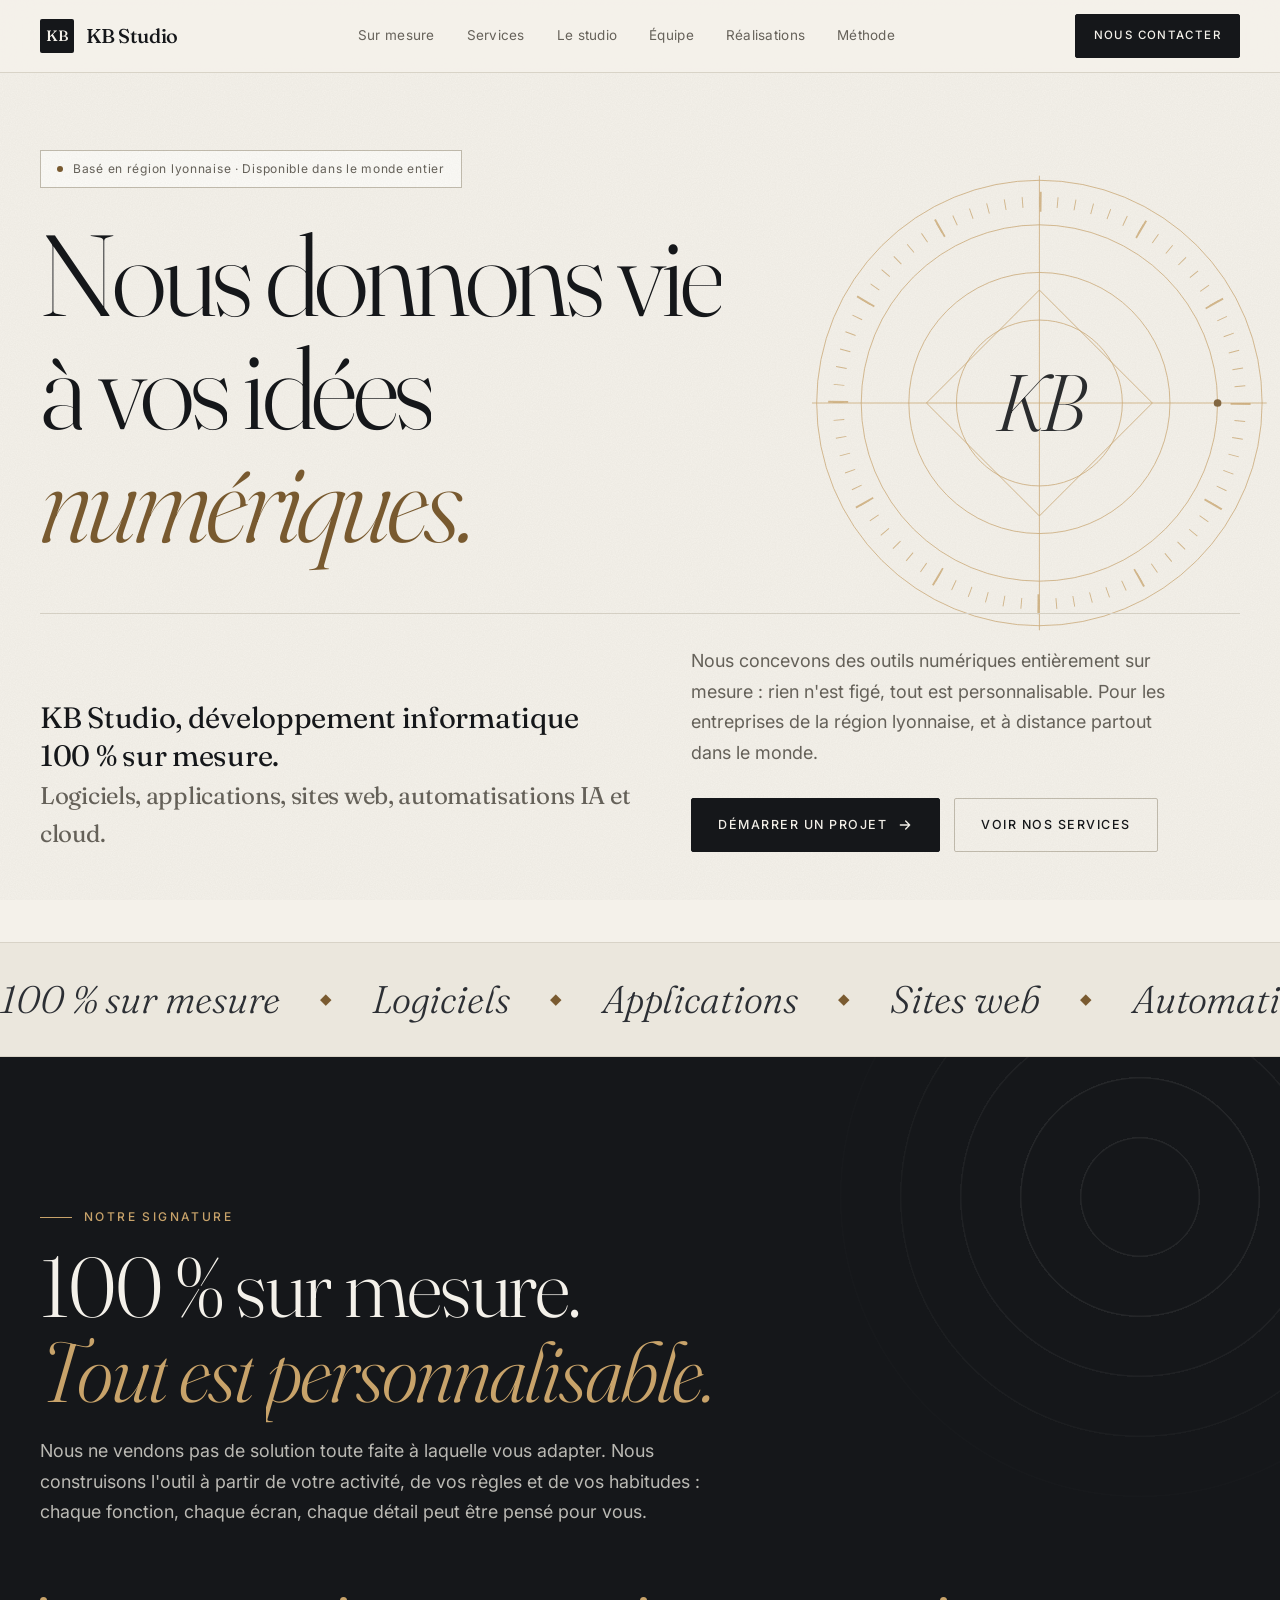
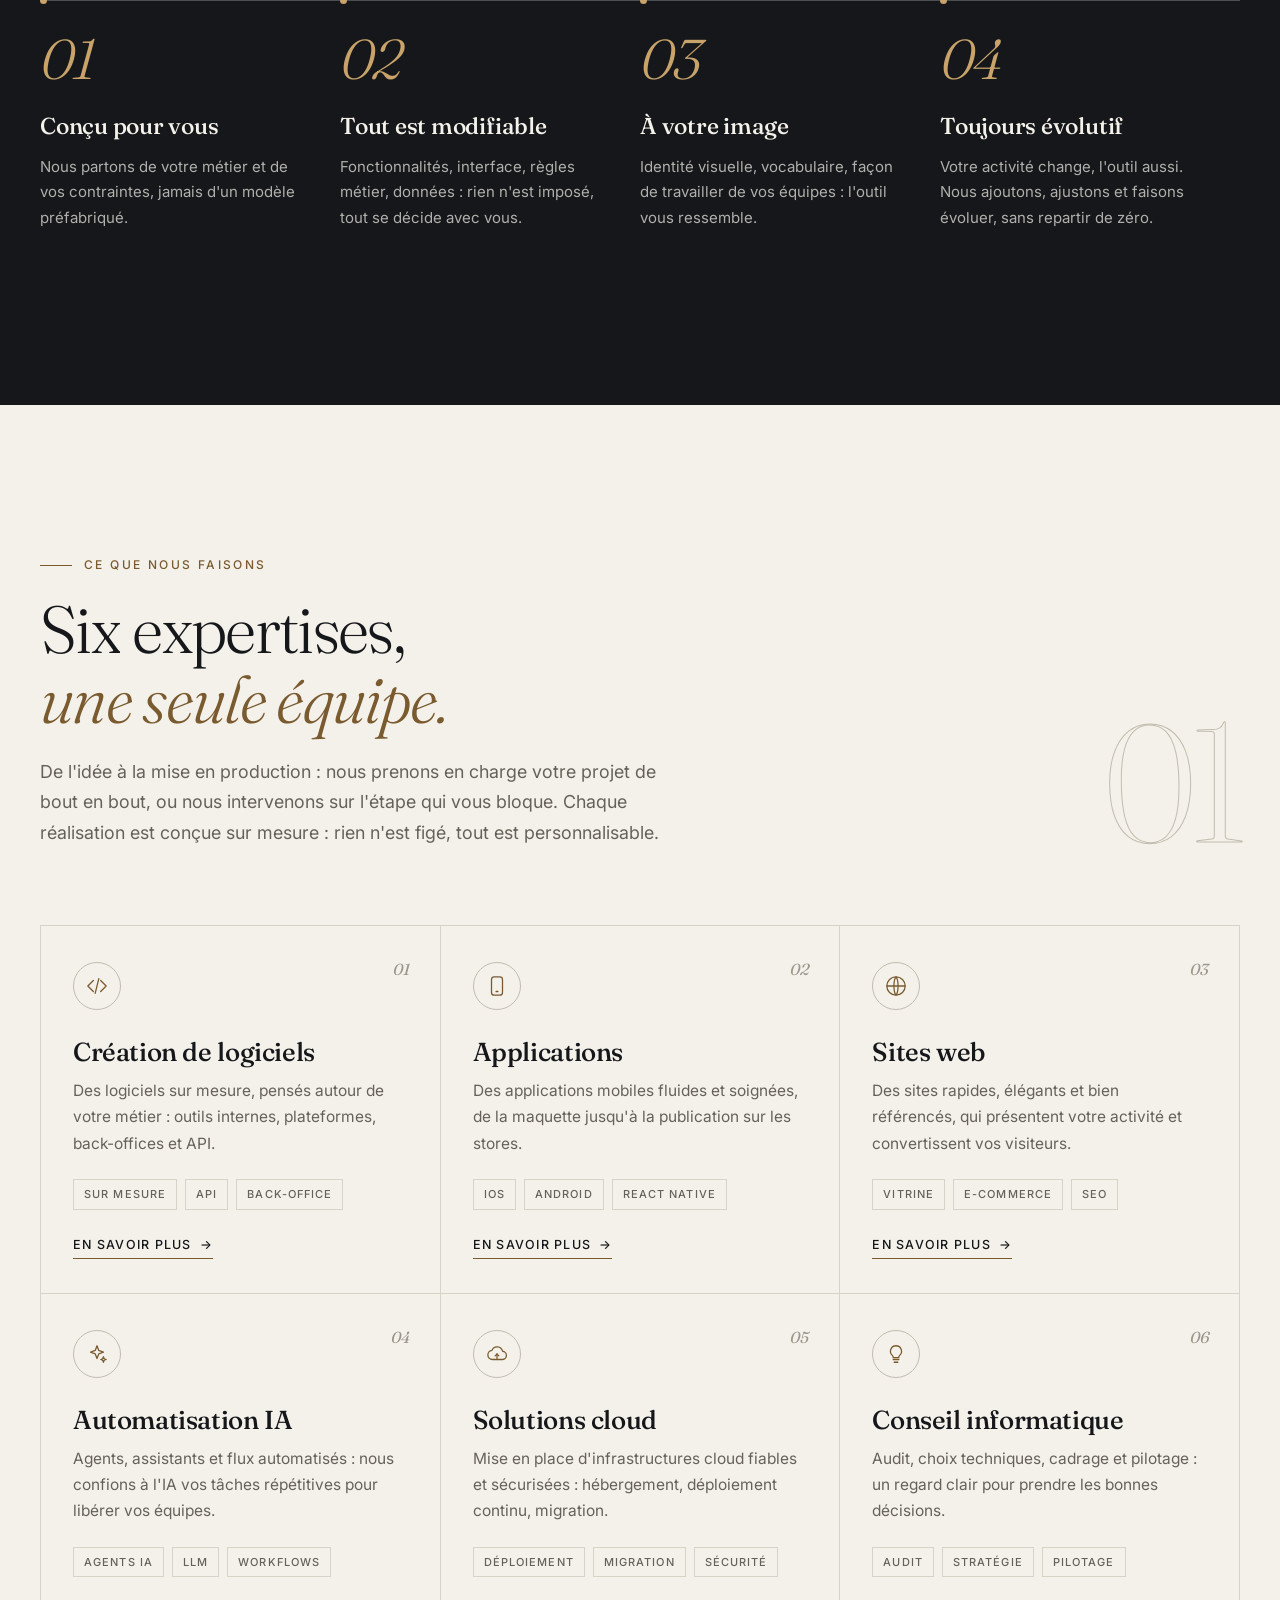
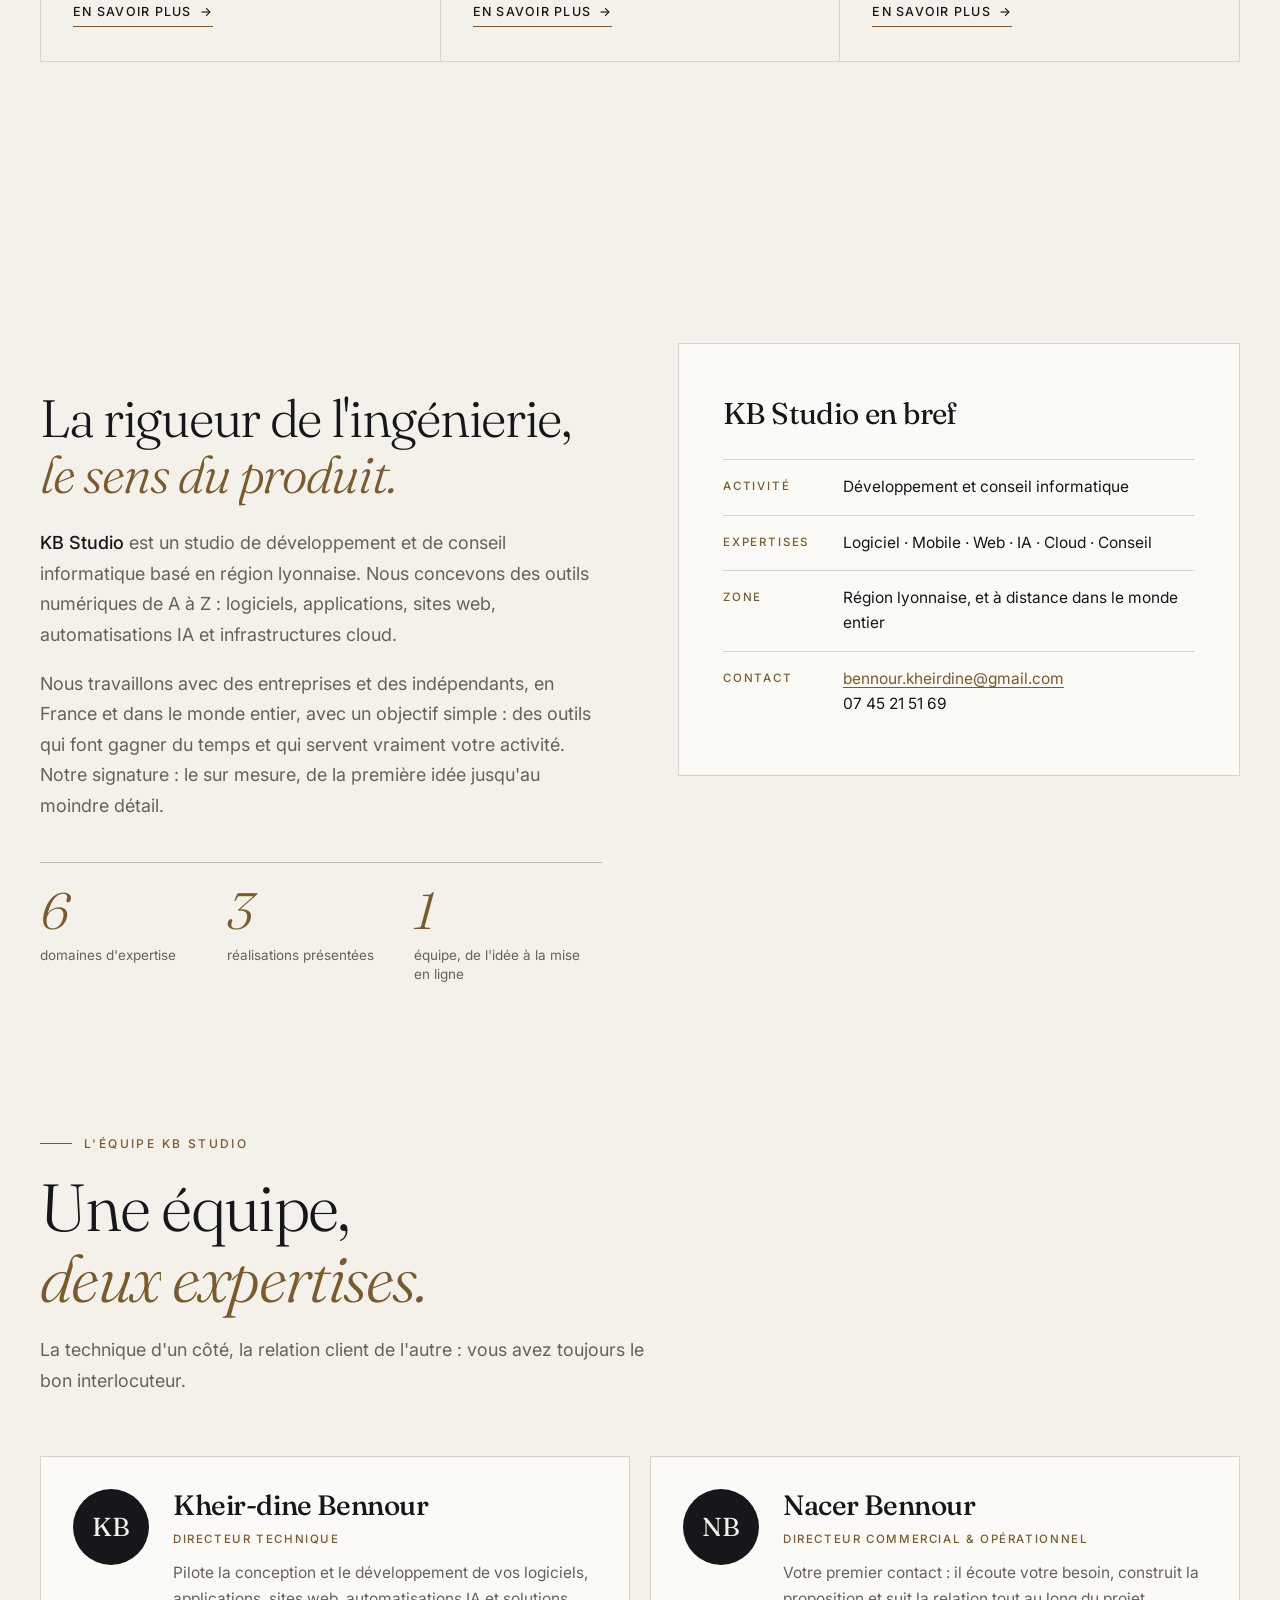
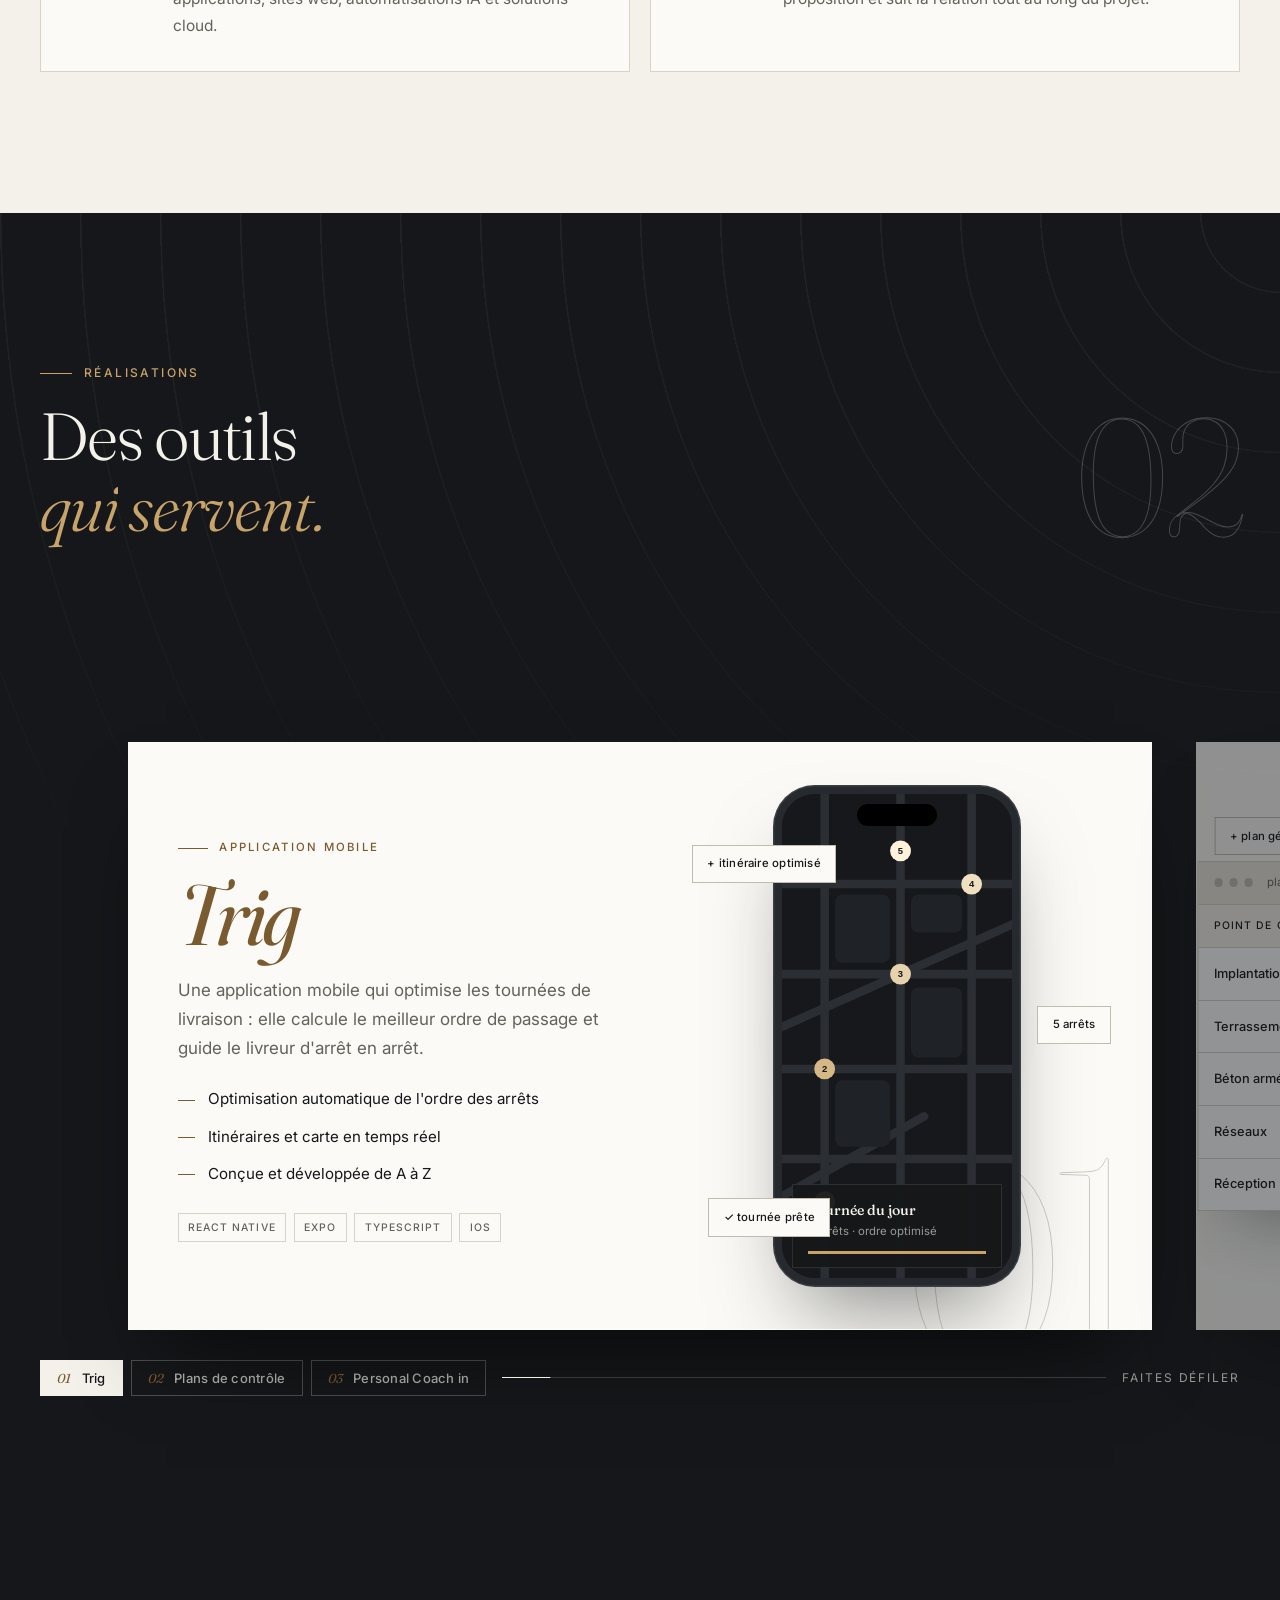
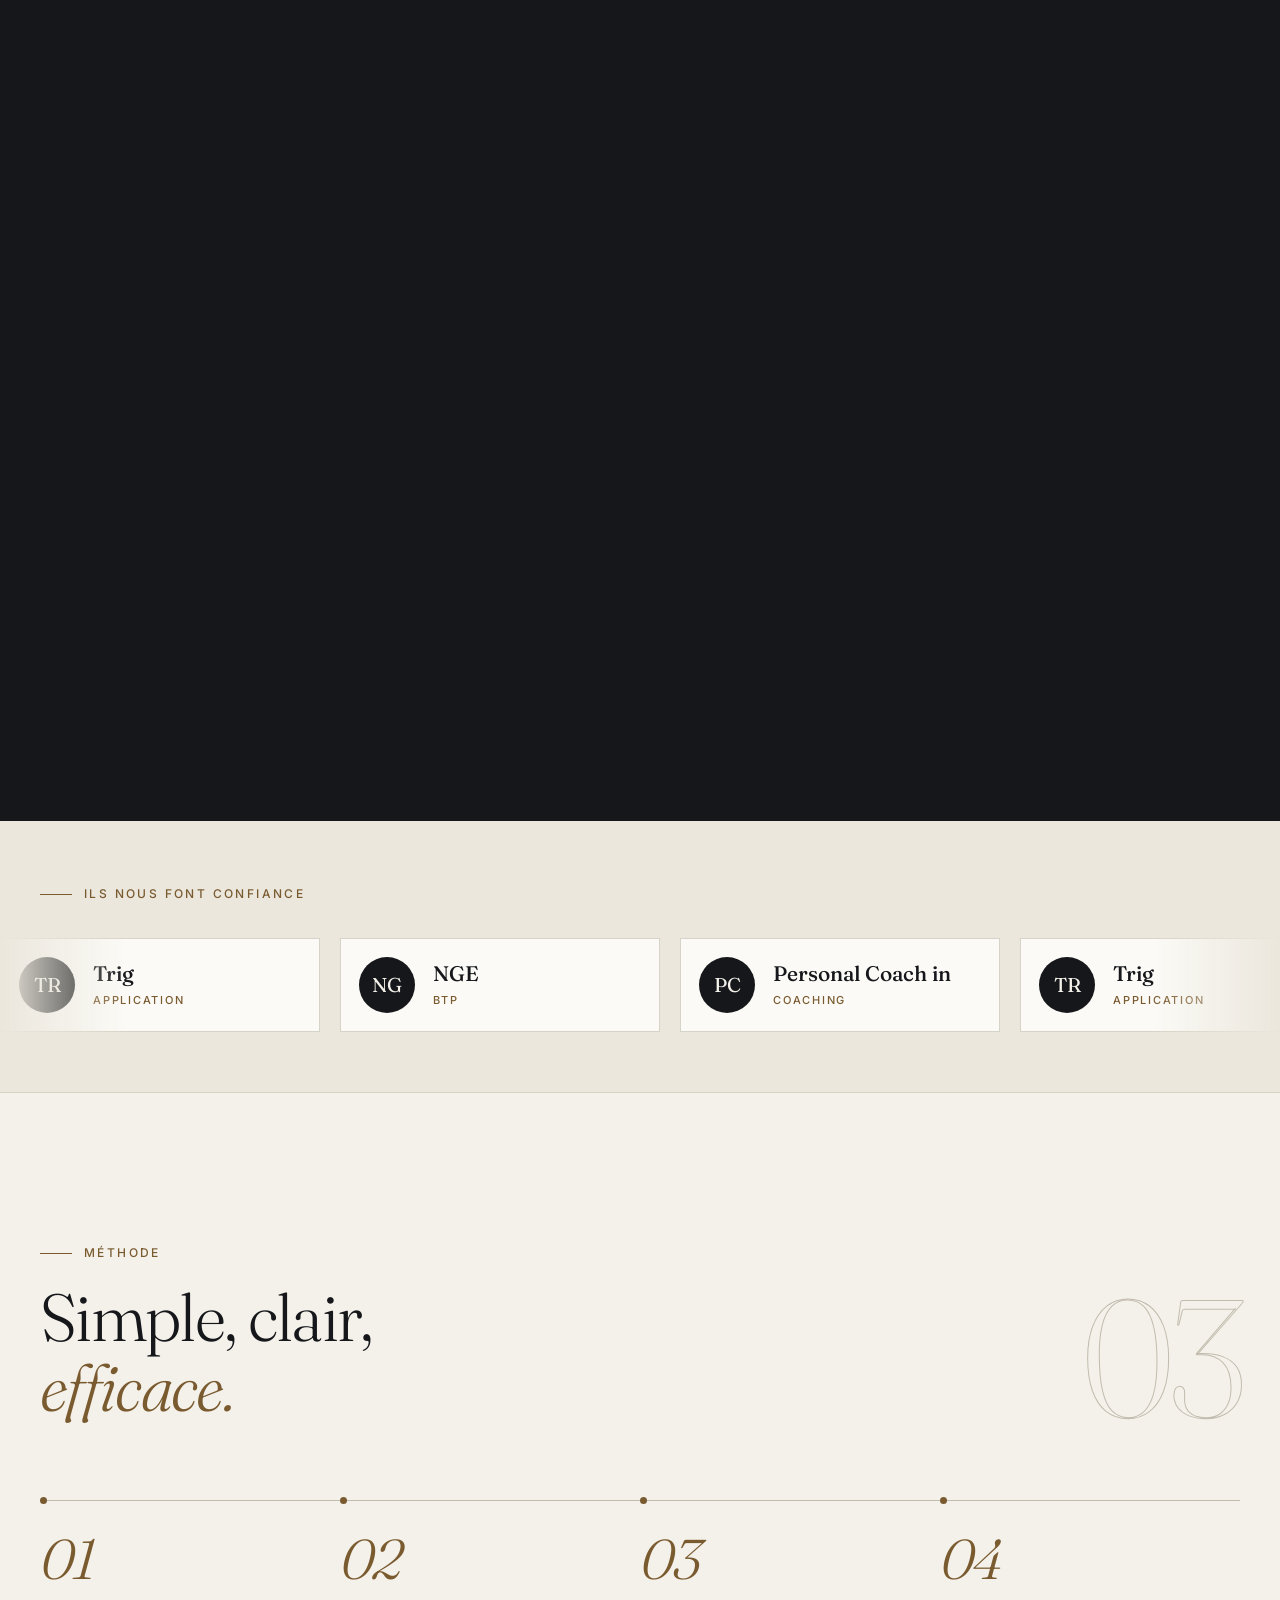
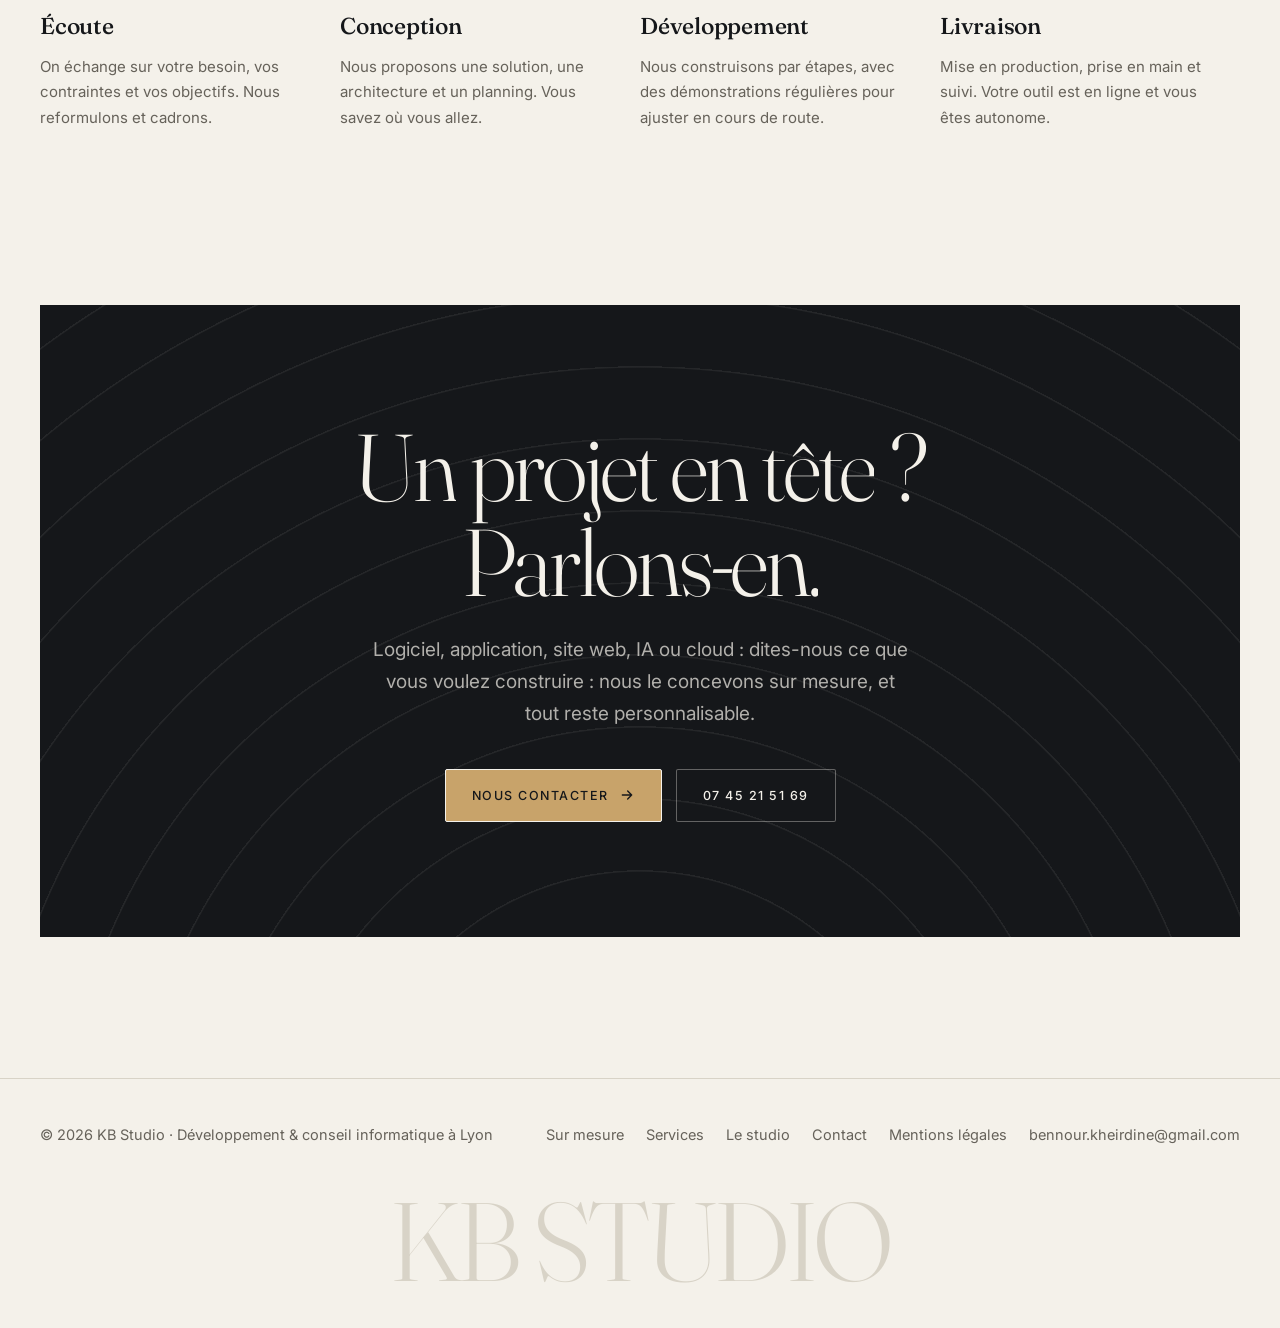
<file: index.html>
<!doctype html>
<html lang="fr">
<head>
  <meta charset="utf-8">
  <meta name="viewport" content="width=device-width, initial-scale=1">
  <title>KB Studio — Logiciels, applications, sites web & IA sur mesure à Lyon</title>
  <meta name="description" content="KB Studio, développement informatique 100&nbsp;% sur mesure à Lyon : logiciels, applications, sites web, automatisation IA et cloud. Tout est personnalisable.">
  <meta name="author" content="KB Studio">
  <meta name="robots" content="index, follow, max-image-preview:large">
  <meta name="google-site-verification" content="fMXi3lfFePFdOTRFC8E85L3mdEJ21YqUwzs45dncFvE" />
  <meta property="og:type" content="website">
  <meta property="og:locale" content="fr_FR">
  <meta property="og:site_name" content="KB Studio">
  <meta property="og:title" content="KB Studio — Logiciels, applications, sites web & IA sur mesure à Lyon">
  <meta property="og:description" content="Du développement 100&nbsp;% sur mesure à Lyon : logiciels, applications, sites web, automatisation IA et solutions cloud. Rien n'est figé, tout est personnalisable.">
  <meta property="og:image" content="https://kheirdine69.github.io/kb-studio/og-image.png">
  <meta name="twitter:card" content="summary_large_image">
  <link rel="canonical" href="https://kheirdine69.github.io/kb-studio/">
  <meta property="og:url" content="https://kheirdine69.github.io/kb-studio/">
  <script type="application/ld+json">
  {
    "@context": "https://schema.org",
    "@type": "ProfessionalService",
    "name": "KB Studio",
    "description": "Studio de développement et de conseil informatique 100 % sur mesure à Lyon : tout est personnalisable. Logiciels, applications, sites web, automatisation IA et solutions cloud.",
    "url": "https://kheirdine69.github.io/kb-studio/",
    "email": "bennour.kheirdine@gmail.com",
    "telephone": "+33745215169",
    "address": {
      "@type": "PostalAddress",
      "streetAddress": "12 traverse de la Pivolière",
      "postalCode": "38090",
      "addressLocality": "Villefontaine",
      "addressRegion": "Auvergne-Rhône-Alpes",
      "addressCountry": "FR"
    },
    "areaServed": [
      {
        "@type": "City",
        "name": "Lyon"
      },
      {
        "@type": "Country",
        "name": "France"
      },
      "Worldwide"
    ],
    "knowsAbout": [
      "Création de logiciels",
      "Applications mobiles",
      "Création de sites web",
      "Automatisation IA",
      "Intelligence artificielle",
      "Solutions cloud",
      "Conseil informatique",
      "Automatisation sous Excel",
      "Plans de contrôle BTP"
    ],
    "employee": [
      {
        "@type": "Person",
        "name": "Kheir-dine Bennour",
        "jobTitle": "Directeur technique"
      },
      {
        "@type": "Person",
        "name": "Nacer Bennour",
        "jobTitle": "Directeur commercial et opérationnel"
      }
    ],
    "hasOfferCatalog": {
      "@type": "OfferCatalog",
      "name": "Services",
      "itemListElement": [
        {
          "@type": "Offer",
          "itemOffered": {
            "@type": "Service",
            "name": "Création de logiciels sur mesure"
          }
        },
        {
          "@type": "Offer",
          "itemOffered": {
            "@type": "Service",
            "name": "Création d'applications mobiles"
          }
        },
        {
          "@type": "Offer",
          "itemOffered": {
            "@type": "Service",
            "name": "Création de sites web"
          }
        },
        {
          "@type": "Offer",
          "itemOffered": {
            "@type": "Service",
            "name": "Automatisation par intelligence artificielle"
          }
        },
        {
          "@type": "Offer",
          "itemOffered": {
            "@type": "Service",
            "name": "Mise en place de solutions cloud"
          }
        },
        {
          "@type": "Offer",
          "itemOffered": {
            "@type": "Service",
            "name": "Conseil informatique"
          }
        }
      ]
    }
  }
  </script>
  <meta name="theme-color" content="#f4f1ea">
  <link rel="icon" href="data:image/svg+xml,%3Csvg xmlns='http://www.w3.org/2000/svg' viewBox='0 0 64 64'%3E%3Cdefs%3E%3ClinearGradient id='g' x1='0' y1='0' x2='1' y2='1'%3E%3Cstop stop-color='%2315171a'/%3E%3Cstop offset='1' stop-color='%238a6a3d'/%3E%3C/linearGradient%3E%3C/defs%3E%3Crect width='64' height='64' rx='18' fill='url(%23g)'/%3E%3Ctext x='32' y='42' font-family='Arial' font-weight='800' font-size='26' fill='white' text-anchor='middle'%3EKB%3C/text%3E%3C/svg%3E">
  <link rel="preconnect" href="https://fonts.googleapis.com">
  <link rel="preconnect" href="https://fonts.gstatic.com" crossorigin>
  <link href="https://fonts.googleapis.com/css2?family=Inter:wght@400;500;600&family=Fraunces:ital,opsz,wght@0,9..144,300..600;1,9..144,300..600&display=swap" rel="stylesheet">
  <link rel="stylesheet" href="styles.css">
  <script>document.documentElement.classList.add("js");</script>
</head>
<body>

  <div class="progress" aria-hidden="true"></div>
  <header class="nav">
    <a class="brand" href="#top"><span class="brand-mark">KB</span>KB Studio</a>
    <nav class="nav-links" aria-label="Navigation principale">
      <a href="#surmesure">Sur mesure</a>
      <a href="#services">Services</a>
      <a href="#apropos">Le studio</a>
      <a href="#equipe">Équipe</a>
      <a href="#projet">Réalisations</a>
      <a href="#methode">Méthode</a>
    </nav>
    <div class="nav-cta">
      <a class="btn btn-primary btn-sm magnetic" href="contact.html">Nous contacter</a>
      <button class="burger" aria-label="Ouvrir le menu" aria-expanded="false"><i></i><i></i></button>
    </div>
  </header>
  <nav class="mobile-menu" aria-label="Menu mobile">
    <a href="#surmesure">Sur mesure</a>
      <a href="#services">Services</a>
    <a href="#apropos">Le studio</a>
    <a href="#equipe">Équipe</a>
    <a href="#projet">Réalisations</a>
    <a href="contact.html" class="grad">Contact →</a>
  </nav>

  <main id="top">

    <!-- ============ HERO ============ -->
    <section class="hero">
      <div class="wrap hero-inner">
        <div class="hero-art" aria-hidden="true">
          <svg viewBox="0 0 600 600" fill="none" stroke="currentColor" stroke-width="1">
            <g class="art-ticks">
              <circle cx="300" cy="300" r="262" stroke-width="14" stroke-dasharray="1.2 21.66"/>
              <circle cx="300" cy="300" r="262" stroke-width="26" stroke-dasharray="2.4 134.78"/>
            </g>
            <circle class="draw" style="--dl:.3s" pathLength="1" cx="300" cy="300" r="290"/>
            <circle class="draw" style="--dl:.6s" pathLength="1" cx="300" cy="300" r="232"/>
            <circle class="draw" style="--dl:.9s" pathLength="1" cx="300" cy="300" r="170"/>
            <circle class="draw" style="--dl:1.2s" pathLength="1" cx="300" cy="300" r="108"/>
            <rect class="draw" style="--dl:1.5s" pathLength="1" x="196" y="196" width="208" height="208" transform="rotate(45 300 300)"/>
            <line class="draw" style="--dl:1.1s" pathLength="1" x1="300" y1="4" x2="300" y2="596"/>
            <line class="draw" style="--dl:1.3s" pathLength="1" x1="4" y1="300" x2="596" y2="300"/>
            <g class="art-orbit"><circle cx="532" cy="300" r="5" fill="var(--accent)" stroke="none"/></g>
            <text x="300" y="336" text-anchor="middle" fill="var(--ink)" stroke="none" style="font-family:var(--display);font-size:104px;font-weight:300;font-style:italic;letter-spacing:-0.04em">KB</text>
          </svg>
        </div>
        
        <div class="badge reveal"><i class="pulse"></i>Basé en région lyonnaise · Disponible dans le monde entier</div>

        <h1 data-split style="--d:150ms">
          <span class="sr-only">KB Studio, création de logiciels, d'applications et de sites web en région lyonnaise. </span>
          Nous donnons vie<br>
          <span class="outline">à vos idées</span><br>
          <span class="grad">numériques.</span>
        </h1>

        <div class="hero-sub">
          <div>
            <p class="typed-line reveal" style="--d:700ms">KB Studio, développement informatique 100&nbsp;% sur mesure.<br><span>Logiciels, applications, sites web, automatisations IA et cloud.</span></p>
          </div>
          <div class="reveal" style="--d:850ms">
            <p class="hero-desc">Nous concevons des outils numériques entièrement sur mesure : rien n'est figé, tout est personnalisable. Pour les entreprises de la région lyonnaise, et à distance partout dans le monde.</p>
            <div class="hero-actions">
              <a class="btn btn-primary magnetic" href="contact.html">Démarrer un projet
                <svg viewBox="0 0 24 24" fill="none" stroke="currentColor" stroke-width="2" stroke-linecap="round" stroke-linejoin="round"><path d="M5 12h14M13 6l6 6-6 6"/></svg>
              </a>
              <a class="btn btn-ghost magnetic" href="#services">Voir nos services</a>
            </div>
          </div>
        </div>
      </div>
      </section>

    <!-- ============ BANDEAU ============ -->
    <div class="marquee" aria-hidden="true">
      <div class="marquee-track">
        <span>100&nbsp;% sur mesure</span><span>Logiciels</span><span>Applications</span><span>Sites web</span><span>Automatisation IA</span><span>Cloud</span><span>Conseil</span><span>Tout est personnalisable</span>
        <span>100&nbsp;% sur mesure</span><span>Logiciels</span><span>Applications</span><span>Sites web</span><span>Automatisation IA</span><span>Cloud</span><span>Conseil</span><span>Tout est personnalisable</span>
      </div>
    </div>

    <!-- ============ SUR MESURE ============ -->
    <section id="surmesure">
      <div class="wrap">
        <span class="eyebrow reveal">Notre signature</span>
        <h2 class="title" data-split>100&nbsp;% sur mesure.<br><span class="grad">Tout est personnalisable.</span></h2>
        <p class="lead reveal">Nous ne vendons pas de solution toute faite à laquelle vous adapter. Nous construisons l'outil à partir de votre activité, de vos règles et de vos habitudes : chaque fonction, chaque écran, chaque détail peut être pensé pour vous.</p>

        <div class="steps" data-stagger>
          <div class="step reveal"><h3>Conçu pour vous</h3><p>Nous partons de votre métier et de vos contraintes, jamais d'un modèle préfabriqué.</p></div>
          <div class="step reveal"><h3>Tout est modifiable</h3><p>Fonctionnalités, interface, règles métier, données : rien n'est imposé, tout se décide avec vous.</p></div>
          <div class="step reveal"><h3>À votre image</h3><p>Identité visuelle, vocabulaire, façon de travailler de vos équipes : l'outil vous ressemble.</p></div>
          <div class="step reveal"><h3>Toujours évolutif</h3><p>Votre activité change, l'outil aussi. Nous ajoutons, ajustons et faisons évoluer, sans repartir de zéro.</p></div>
        </div>
      </div>
    </section>

    <!-- ============ SERVICES ============ -->
    <section id="services">
      <div class="wrap">
        <div class="sec-head">
          <div>
            <span class="eyebrow reveal">Ce que nous faisons</span>
            <h2 class="title" data-split>Six expertises,<br><span class="grad">une seule équipe.</span></h2>
            <p class="lead reveal">De l'idée à la mise en production : nous prenons en charge votre projet de bout en bout, ou nous intervenons sur l'étape qui vous bloque. Chaque réalisation est conçue sur mesure : rien n'est figé, tout est personnalisable.</p>
          </div>
          <div class="ghost-num" aria-hidden="true">01</div>
        </div>

        <div class="cards" data-stagger>
          <article class="card reveal">
            <span class="card-num">01</span>
            <div class="card-icon"><svg viewBox="0 0 24 24"><path d="M8 6l-6 6 6 6"/><path d="M16 6l6 6-6 6"/><path d="M14 4l-4 16"/></svg></div>
            <h3>Création de logiciels</h3>
            <p>Des logiciels sur mesure, pensés autour de votre métier : outils internes, plateformes, back-offices et API.</p>
            <div class="tags"><span>Sur mesure</span><span>API</span><span>Back-office</span></div>
            <a class="card-link" href="creation-logiciel-sur-mesure-lyon.html">En savoir plus <span aria-hidden="true">→</span></a>
          </article>

          <article class="card reveal">
            <span class="card-num">02</span>
            <div class="card-icon"><svg viewBox="0 0 24 24"><rect x="6" y="2" width="12" height="20" rx="3"/><path d="M11 18h2"/></svg></div>
            <h3>Applications</h3>
            <p>Des applications mobiles fluides et soignées, de la maquette jusqu'à la publication sur les stores.</p>
            <div class="tags"><span>iOS</span><span>Android</span><span>React Native</span></div>
            <a class="card-link" href="developpement-application-mobile-lyon.html">En savoir plus <span aria-hidden="true">→</span></a>
          </article>

          <article class="card reveal">
            <span class="card-num">03</span>
            <div class="card-icon"><svg viewBox="0 0 24 24"><circle cx="12" cy="12" r="10"/><path d="M2 12h20"/><path d="M12 2c3 3.5 3 16.500 0 20c-3-3.500-3-16.500 0-20"/></svg></div>
            <h3>Sites web</h3>
            <p>Des sites rapides, élégants et bien référencés, qui présentent votre activité et convertissent vos visiteurs.</p>
            <div class="tags"><span>Vitrine</span><span>E-commerce</span><span>SEO</span></div>
            <a class="card-link" href="creation-site-web-lyon.html">En savoir plus <span aria-hidden="true">→</span></a>
          </article>

          <article class="card reveal">
            <span class="card-num">04</span>
            <div class="card-icon"><svg viewBox="0 0 24 24"><path d="M12 3l1.900 5.100L19 10l-5.100 1.900L12 17l-1.900-5.100L5 10l5.100-1.900z"/><path d="M19 15l.8 2.200L22 18l-2.200.8L19 21l-.8-2.200L16 18l2.200-.8z"/></svg></div>
            <h3>Automatisation IA</h3>
            <p>Agents, assistants et flux automatisés : nous confions à l'IA vos tâches répétitives pour libérer vos équipes.</p>
            <div class="tags"><span>Agents IA</span><span>LLM</span><span>Workflows</span></div>
            <a class="card-link" href="automatisation-ia-lyon.html">En savoir plus <span aria-hidden="true">→</span></a>
          </article>

          <article class="card reveal">
            <span class="card-num">05</span>
            <div class="card-icon"><svg viewBox="0 0 24 24"><path d="M7 18a5 5 0 01-.5-9.970A6 6 0 0118 9a4.500 4.500 0 01-.5 9z"/><path d="M12 12v5"/><path d="M10 14l2-2 2 2"/></svg></div>
            <h3>Solutions cloud</h3>
            <p>Mise en place d'infrastructures cloud fiables et sécurisées : hébergement, déploiement continu, migration.</p>
            <div class="tags"><span>Déploiement</span><span>Migration</span><span>Sécurité</span></div>
            <a class="card-link" href="solutions-cloud-lyon.html">En savoir plus <span aria-hidden="true">→</span></a>
          </article>

          <article class="card reveal">
            <span class="card-num">06</span>
            <div class="card-icon"><svg viewBox="0 0 24 24"><path d="M9 18h6"/><path d="M10 21h4"/><path d="M12 3a6 6 0 00-4 10.500c.7.7 1 1.500 1 2.500h6c0-1 .3-1.800 1-2.500A6 6 0 0012 3z"/></svg></div>
            <h3>Conseil informatique</h3>
            <p>Audit, choix techniques, cadrage et pilotage : un regard clair pour prendre les bonnes décisions.</p>
            <div class="tags"><span>Audit</span><span>Stratégie</span><span>Pilotage</span></div>
            <a class="card-link" href="conseil-informatique-lyon.html">En savoir plus <span aria-hidden="true">→</span></a>
          </article>
        </div>
      </div>
    </section>

    <!-- ============ LE STUDIO ============ -->
    <section id="apropos">
      <div class="wrap">
        <div class="about-grid">
          <div>
            <span class="eyebrow reveal">Le studio</span>
            <h2 class="title" data-split>La rigueur de l'ingénierie,<br><span class="grad">le sens du produit.</span></h2>
            <div class="about-text reveal" style="margin-top:26px">
              <p><strong>KB Studio</strong> est un studio de développement et de conseil informatique basé en région lyonnaise. Nous concevons des outils numériques de A à Z : logiciels, applications, sites web, automatisations IA et infrastructures cloud.</p>
              <p>Nous travaillons avec des entreprises et des indépendants, en France et dans le monde entier, avec un objectif simple : des outils qui font gagner du temps et qui servent vraiment votre activité. Notre signature : le sur mesure, de la première idée jusqu'au moindre détail.</p>
            </div>
            <div class="stats" data-stagger>
              <div class="stat reveal"><b class="grad" data-count="6">6</b><span>domaines d'expertise</span></div>
              <div class="stat reveal"><b class="grad" data-count="3">3</b><span>réalisations présentées</span></div>
              <div class="stat reveal"><b class="grad" data-count="1">1</b><span>équipe, de l'idée à la mise en ligne</span></div>
            </div>
          </div>

          <aside class="profile reveal" aria-label="KB Studio en bref">
            <h3>KB Studio en bref</h3>
            <dl>
              <dt>Activité</dt><dd>Développement et conseil informatique</dd>
              <dt>Expertises</dt><dd>Logiciel · Mobile · Web · IA · Cloud · Conseil</dd>
              <dt>Zone</dt><dd>Région lyonnaise, et à distance dans le monde entier</dd>
              <dt>Contact</dt><dd><a href="mailto:bennour.kheirdine@gmail.com">bennour.kheirdine@gmail.com</a><br>07 45 21 51 69</dd>
            </dl>
          </aside>
        </div>
      </div>
    </section>

    <!-- ============ ÉQUIPE ============ -->
    <section id="equipe" style="padding-top:0">
      <div class="wrap">
        <span class="eyebrow reveal">L'équipe KB Studio</span>
        <h2 class="title" data-split>Une équipe,<br><span class="grad">deux expertises.</span></h2>
        <p class="lead reveal">La technique d'un côté, la relation client de l'autre : vous avez toujours le bon interlocuteur.</p>

        <div class="team" data-stagger>
          <article class="member reveal">
            <div class="avatar">KB</div>
            <div>
              <h3>Kheir-dine Bennour</h3>
              <div class="role">Directeur technique</div>
              <p>Pilote la conception et le développement de vos logiciels, applications, sites web, automatisations IA et solutions cloud.</p>
            </div>
          </article>

          <article class="member reveal">
            <div class="avatar">NB</div>
            <div>
              <h3>Nacer Bennour</h3>
              <div class="role">Directeur commercial &amp; opérationnel</div>
              <p>Votre premier contact : il écoute votre besoin, construit la proposition et suit la relation tout au long du projet.</p>
            </div>
          </article>
        </div>
      </div>
    </section>

    <!-- ============ PROJET ============ -->
    <section id="projet">
      <div class="wrap">
        <div class="sec-head">
          <div>
            <span class="eyebrow reveal">Réalisations</span>
            <h2 class="title" data-split>Des outils<br><span class="grad">qui servent.</span></h2>
          </div>
          <div class="ghost-num" aria-hidden="true">02</div>
        </div>

        <div class="hs" id="hs">
        <div class="hs-pin">
        <div class="hs-track">
        <div class="project hs-card">
          <span class="hs-ghost" aria-hidden="true">01</span>
          <div>
            <span class="eyebrow">Application mobile</span>
            <h3 class="grad">Trig</h3>
            <p>Une application mobile qui optimise les tournées de livraison : elle calcule le meilleur ordre de passage et guide le livreur d'arrêt en arrêt.</p>
            <ul>
              <li>Optimisation automatique de l'ordre des arrêts</li>
              <li>Itinéraires et carte en temps réel</li>
              <li>Conçue et développée de A à Z</li>
            </ul>
            <div class="tags" style="margin-top:28px"><span>React Native</span><span>Expo</span><span>TypeScript</span><span>iOS</span></div>
          </div>

          <div class="phone-stage" aria-hidden="true">
            <div class="chip c1">+ itinéraire optimisé</div>
            <div class="chip c2">5 arrêts</div>
            <div class="chip c3">✓ tournée prête</div>
            <div class="phone">
              <div class="screen">
                <svg viewBox="0 0 242 510" preserveAspectRatio="xMidYMid slice">
                  <defs>
                    <linearGradient id="rg" x1="0" y1="0" x2="1" y2="1">
                      <stop stop-color="#c8a36a"/><stop offset=".5" stop-color="#e6d3ad"/><stop offset="1" stop-color="#fff3dc"/>
                    </linearGradient>
                  </defs>
                  <rect width="242" height="510" fill="#16181b"/>
                  <g stroke="#2b2e33" stroke-width="9" stroke-linecap="round" fill="none">
                    <path d="M-10 95h270M-10 190h270M-10 290h270M-10 385h270"/>
                    <path d="M45-10v530M125-10v530M200-10v530"/>
                    <path d="M-10 250L260 130M-10 430L150 340"/>
                  </g>
                  <g fill="#1f2226">
                    <rect x="56" y="106" width="58" height="72" rx="8"/><rect x="136" y="204" width="54" height="74" rx="8"/>
                    <rect x="56" y="302" width="58" height="70" rx="8"/><rect x="136" y="106" width="54" height="40" rx="8"/>
                  </g>
                  <path class="route" d="M45 430V290H125V190H200V95H125V60" fill="none" stroke="url(#rg)" stroke-width="5" stroke-linecap="round" stroke-linejoin="round"/>
                  <g font-family="Arial" font-size="10" font-weight="700" text-anchor="middle">
                    <g class="stop" style="--t:0s"><circle cx="45" cy="430" r="11" fill="#c8a36a"/><text x="45" y="433.500" fill="#15171a">1</text></g>
                    <g class="stop" style="--t:.5s"><circle cx="45" cy="290" r="11" fill="#d6b886"/><text x="45" y="293.500" fill="#15171a">2</text></g>
                    <g class="stop" style="--t:1.1s"><circle cx="125" cy="190" r="11" fill="#e6d3ad"/><text x="125" y="193.500" fill="#15171a">3</text></g>
                    <g class="stop" style="--t:1.7s"><circle cx="200" cy="95" r="11" fill="#efe0c0"/><text x="200" y="98.500" fill="#15171a">4</text></g>
                    <g class="stop" style="--t:2.3s"><circle cx="125" cy="60" r="11" fill="#fff3dc"/><text x="125" y="63.500" fill="#15171a">5</text></g>
                  </g>
                </svg>
                <div class="sheet">
                  <b>Tournée du jour</b>
                  <span>5 arrêts · ordre optimisé</span>
                  <div class="bar"><i></i></div>
                </div>
              </div>
            </div>
          </div>
        </div>

        <div class="project alt hs-card">
          <span class="hs-ghost" aria-hidden="true">02</span>
          <div>
            <span class="eyebrow">Logiciel Excel · BTP</span>
            <h3 class="grad long">Plans de contrôle</h3>
            <p>Un logiciel sous Excel qui crée automatiquement les plans de contrôle des chantiers, développé pour NGE, acteur du BTP.</p>
            <ul>
              <li>Plans de contrôle générés automatiquement</li>
              <li>Pensé pour les chantiers du BTP</li>
              <li>Conçu et développé de A à Z</li>
            </ul>
            <div class="tags" style="margin-top:28px"><span>Excel</span><span>Automatisation</span><span>BTP</span><span>NGE</span></div>
          </div>

          <div class="phone-stage xl-stage" aria-hidden="true">
            <div class="chip c1">+ plan généré</div>
            <div class="chip c3">✓ chantier validé</div>
            <div class="xl">
              <div class="xl-bar"><i></i><i></i><i></i><span>plan-de-controle.xlsx</span></div>
              <div class="xl-row xl-head"><span>Point de contrôle</span><span>Fréquence</span><span>État</span></div>
              <div class="xl-row" style="--t:0s"><span>Implantation</span><span>Chaque phase</span><em>Conforme</em></div>
              <div class="xl-row" style="--t:.5s"><span>Terrassement</span><span>Hebdo</span><em>Conforme</em></div>
              <div class="xl-row" style="--t:1s"><span>Béton armé</span><span>Chaque coulage</span><em>Conforme</em></div>
              <div class="xl-row" style="--t:1.5s"><span>Réseaux</span><span>Avant remblai</span><em>Conforme</em></div>
              <div class="xl-row" style="--t:2s"><span>Réception</span><span>Fin de lot</span><em>Conforme</em></div>
            </div>
          </div>
        </div>

        <div class="project hs-card">
          <span class="hs-ghost" aria-hidden="true">03</span>
          <div>
            <span class="eyebrow">Application interne · Coaching</span>
            <h3 class="grad long">Personal Coach in</h3>
            <p>Le développement de l'application interne de Personal Coach in, pensée pour leur activité et leur façon de travailler au quotidien.</p>
            <ul>
              <li>Application interne sur mesure</li>
              <li>Conçue autour de leur fonctionnement</li>
              <li>Conçue et développée de A à Z</li>
            </ul>
            <div class="tags" style="margin-top:28px"><span>Application</span><span>Sur mesure</span><span>Coaching</span></div>
          </div>

          <div class="phone-stage app-stage" aria-hidden="true">
            <div class="chip c1">+ application interne</div>
            <div class="app">
              <div class="app-side"><i></i><i></i><i></i><i></i></div>
              <div class="app-main">
                <div class="app-top"><b></b><s></s></div>
                <div class="app-stats"><span></span><span></span><span></span></div>
                <div class="app-chart"><i style="--h:42%;--t:0s"></i><i style="--h:68%;--t:.2s"></i><i style="--h:54%;--t:.4s"></i><i style="--h:86%;--t:.6s"></i><i style="--h:72%;--t:.8s"></i><i style="--h:96%;--t:1s"></i></div>
              </div>
            </div>
            <div class="chip c3">✓ sur mesure</div>
          </div>
        </div>

        </div>
        <div class="hs-ui">
          <div class="hs-steps" role="group" aria-label="Choisir un projet">
            <button type="button" class="on"><b>01</b>Trig</button>
            <button type="button"><b>02</b>Plans de contrôle</button>
            <button type="button"><b>03</b>Personal Coach in</button>
          </div>
          <div class="hs-bar" aria-hidden="true"><i></i></div>
          <span class="hs-hint hs-hint-pin">Faites défiler</span>
          <span class="hs-hint hs-hint-swipe">Glissez →</span>
        </div>
        </div>
        </div>

        
      </div>
    </section>

    <!-- ============ CLIENTS ============ -->
    <section id="clients" class="trust-section" style="padding:0">
      <div class="trust reveal">
          <div class="trust-head">
            <span class="eyebrow">Ils nous font confiance</span>
          </div>

          <div class="mq mq-cards" style="--dur:38s">
            <div class="mq-track">
              <div class="mq-set">
                <div class="client-card"><i class="client-mono">TR</i><div><b>Trig</b><small>Application</small></div></div>
                <div class="client-card"><i class="client-mono">NG</i><div><b>NGE</b><small>BTP</small></div></div>
                <div class="client-card"><i class="client-mono">PC</i><div><b>Personal Coach in</b><small>Coaching</small></div></div>
              </div>
            </div>
          </div>
        </div>
    </section>

    <!-- ============ MÉTHODE ============ -->
    <section id="methode">
      <div class="wrap">
        <div class="sec-head">
          <div>
            <span class="eyebrow reveal">Méthode</span>
            <h2 class="title" data-split>Simple, clair,<br><span class="grad">efficace.</span></h2>
          </div>
          <div class="ghost-num" aria-hidden="true">03</div>
        </div>

        <div class="steps" data-stagger>
          <div class="step reveal"><h3>Écoute</h3><p>On échange sur votre besoin, vos contraintes et vos objectifs. Nous reformulons et cadrons.</p></div>
          <div class="step reveal"><h3>Conception</h3><p>Nous proposons une solution, une architecture et un planning. Vous savez où vous allez.</p></div>
          <div class="step reveal"><h3>Développement</h3><p>Nous construisons par étapes, avec des démonstrations régulières pour ajuster en cours de route.</p></div>
          <div class="step reveal"><h3>Livraison</h3><p>Mise en production, prise en main et suivi. Votre outil est en ligne et vous êtes autonome.</p></div>
        </div>
      </div>
    </section>

    <!-- ============ CTA ============ -->
    <section style="padding-top:0">
      <div class="wrap">
        <div class="cta-box reveal">
          <h2 data-split>Un projet en tête ?<br>Parlons-en.</h2>
          <p>Logiciel, application, site web, IA ou cloud : dites-nous ce que vous voulez construire : nous le concevons sur mesure, et tout reste personnalisable.</p>
          <div class="cta-actions">
            <a class="btn btn-primary magnetic" href="contact.html">Nous contacter
              <svg viewBox="0 0 24 24" fill="none" stroke="currentColor" stroke-width="2" stroke-linecap="round" stroke-linejoin="round"><path d="M5 12h14M13 6l6 6-6 6"/></svg>
            </a>
            <a class="btn btn-ghost magnetic" href="tel:+33745215169">07 45 21 51 69</a>
          </div>
        </div>
      </div>
    </section>
  </main>

  <footer>
    <div class="wrap">
      <div class="foot">
        <span>© <span data-year>2026</span> KB Studio · Développement &amp; conseil informatique à Lyon</span>
        <div class="foot-links">
          <a href="#surmesure">Sur mesure</a>
      <a href="#services">Services</a>
          <a href="#apropos">Le studio</a>
          <a href="contact.html">Contact</a>
          <a href="mentions-legales.html">Mentions légales</a>
          <a href="mailto:bennour.kheirdine@gmail.com">bennour.kheirdine@gmail.com</a>
        </div>
      </div>
      <div class="giant" aria-hidden="true">KB STUDIO</div>
    </div>
  </footer>

  <script src="script.js"></script>
</body>
</html>
</file>
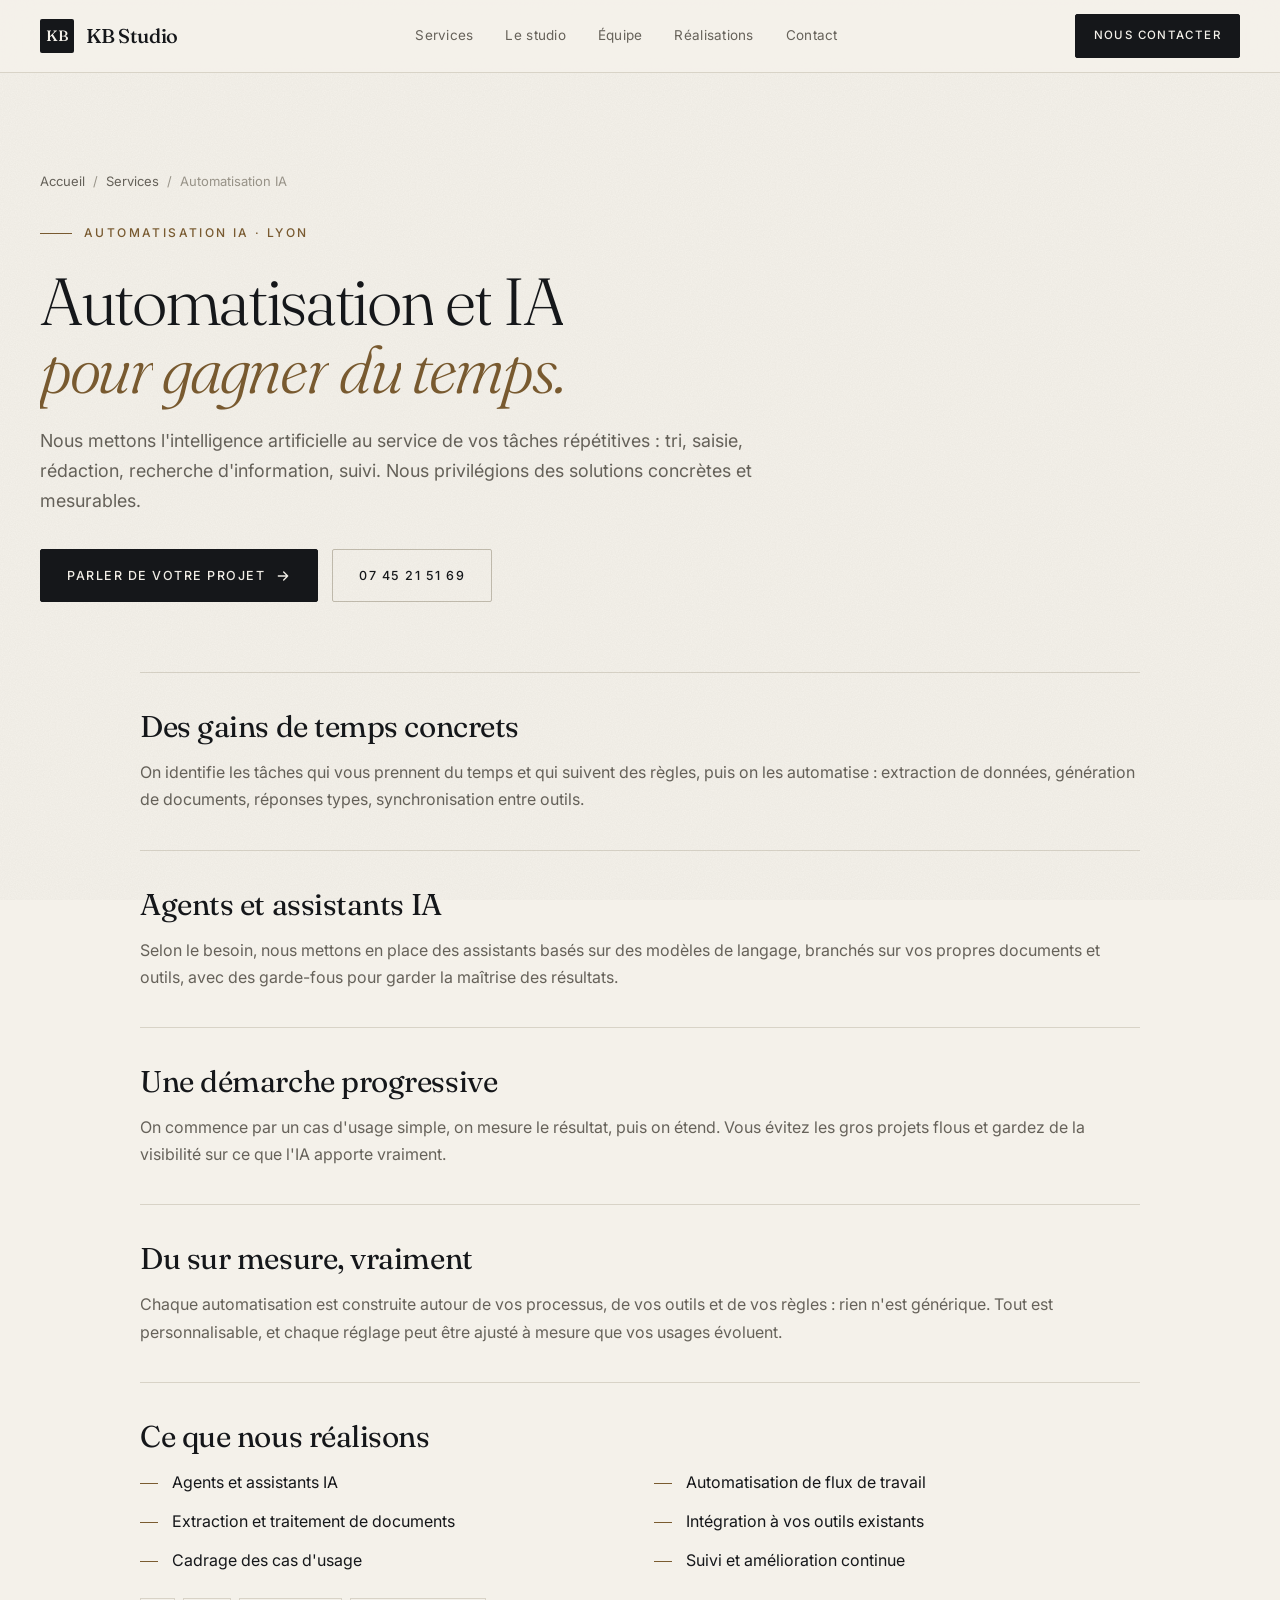
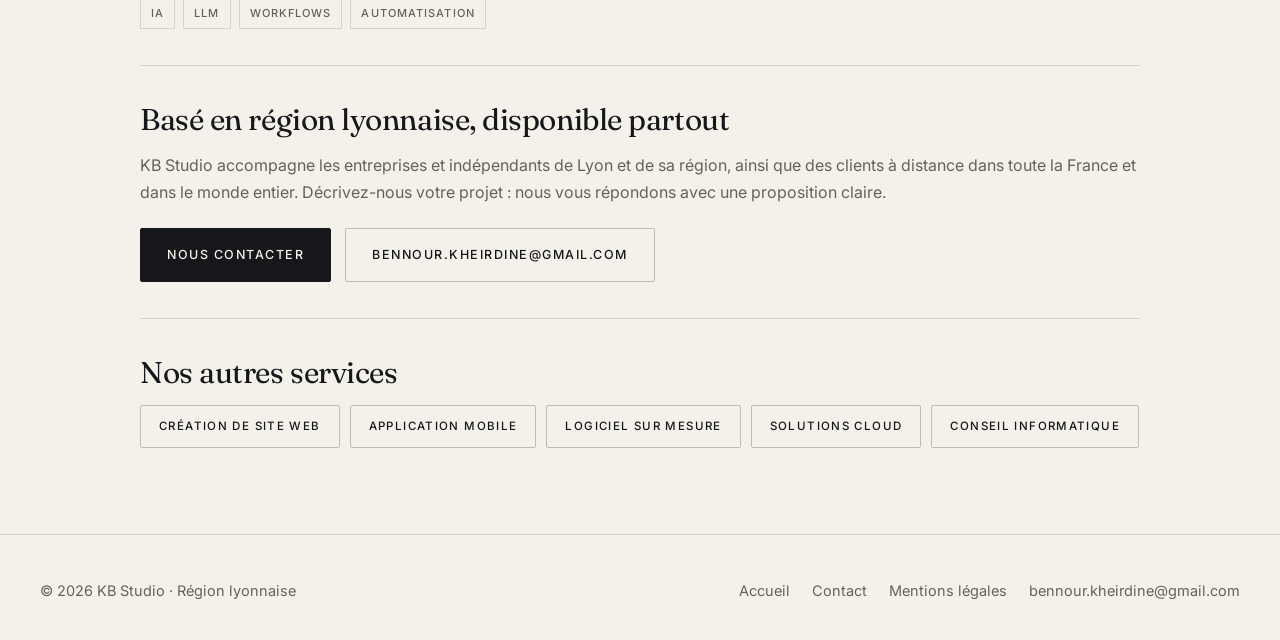
<file: automatisation-ia-lyon.html>
<!doctype html>
<html lang="fr">
<head>
  <meta charset="utf-8">
  <meta name="viewport" content="width=device-width, initial-scale=1">
  <title>Automatisation et IA sur mesure à Lyon | KB Studio</title>
  <meta name="description" content="Automatisation par intelligence artificielle en région lyonnaise : agents, assistants et flux automatisés pour faire gagner du temps à vos équipes.">
  <meta name="author" content="Kheir-dine Bennour">
  <meta name="robots" content="index, follow, max-image-preview:large">
  <link rel="canonical" href="https://kheirdine69.github.io/kb-studio/automatisation-ia-lyon.html">
  <meta property="og:type" content="website">
  <meta property="og:locale" content="fr_FR">
  <meta property="og:site_name" content="KB Studio">
  <meta property="og:title" content="Automatisation et IA sur mesure à Lyon | KB Studio">
  <meta property="og:description" content="Automatisation par intelligence artificielle en région lyonnaise : agents, assistants et flux automatisés pour faire gagner du temps à vos équipes.">
  <meta property="og:url" content="https://kheirdine69.github.io/kb-studio/automatisation-ia-lyon.html">
  <meta property="og:image" content="https://kheirdine69.github.io/kb-studio/og-image.png">
  <meta name="twitter:card" content="summary_large_image">
  <script type="application/ld+json">{"@context":"https://schema.org","@graph":[{"@type":"Service","name":"Automatisation IA à Lyon","description":"Automatisation par intelligence artificielle en région lyonnaise : agents, assistants et flux automatisés pour faire gagner du temps à vos équipes.","url":"https://kheirdine69.github.io/kb-studio/automatisation-ia-lyon.html","serviceType":"Automatisation IA","provider":{"@type":"ProfessionalService","name":"KB Studio","url":"https://kheirdine69.github.io/kb-studio/","telephone":"+33745215169","email":"bennour.kheirdine@gmail.com"},"areaServed":[{"@type":"City","name":"Lyon"},{"@type":"Country","name":"France"}]},{"@type":"BreadcrumbList","itemListElement":[{"@type":"ListItem","position":1,"name":"Accueil","item":"https://kheirdine69.github.io/kb-studio/"},{"@type":"ListItem","position":2,"name":"Automatisation IA","item":"https://kheirdine69.github.io/kb-studio/automatisation-ia-lyon.html"}]}]}</script>
  <meta name="theme-color" content="#f4f1ea">
  <link rel="icon" href="data:image/svg+xml,%3Csvg xmlns='http://www.w3.org/2000/svg' viewBox='0 0 64 64'%3E%3Cdefs%3E%3ClinearGradient id='g' x1='0' y1='0' x2='1' y2='1'%3E%3Cstop stop-color='%2315171a'/%3E%3Cstop offset='1' stop-color='%238a6a3d'/%3E%3C/linearGradient%3E%3C/defs%3E%3Crect width='64' height='64' rx='18' fill='url(%23g)'/%3E%3Ctext x='32' y='42' font-family='Arial' font-weight='800' font-size='26' fill='white' text-anchor='middle'%3EKB%3C/text%3E%3C/svg%3E">
  <link rel="preconnect" href="https://fonts.googleapis.com">
  <link rel="preconnect" href="https://fonts.gstatic.com" crossorigin>
  <link href="https://fonts.googleapis.com/css2?family=Inter:wght@400;500;600&family=Fraunces:ital,opsz,wght@0,9..144,300..600;1,9..144,300..600&display=swap" rel="stylesheet">
  <link rel="stylesheet" href="styles.css">
  <script>document.documentElement.classList.add("js");</script>
</head>
<body>

  <div class="progress" aria-hidden="true"></div>
  <header class="nav">
    <a class="brand" href="index.html"><span class="brand-mark">KB</span>KB Studio</a>
    <nav class="nav-links" aria-label="Navigation principale">
      <a href="index.html#services" class="active">Services</a>
      <a href="index.html#apropos">Le studio</a>
      <a href="index.html#equipe">Équipe</a>
      <a href="index.html#projet">Réalisations</a>
      <a href="contact.html">Contact</a>
    </nav>
    <div class="nav-cta">
      <a class="btn btn-primary btn-sm magnetic" href="contact.html">Nous contacter</a>
      <button class="burger" aria-label="Ouvrir le menu" aria-expanded="false"><i></i><i></i></button>
    </div>
  </header>
  <nav class="mobile-menu" aria-label="Menu mobile">
    <a href="index.html">Accueil</a>
    <a href="index.html#services">Services</a>
    <a href="index.html#apropos">Le studio</a>
    <a href="index.html#projet">Réalisations</a>
    <a href="contact.html" class="grad">Contact →</a>
  </nav>

  <main>
    <section class="contact-hero svc">
      <div class="wrap">
        <nav class="crumbs reveal" aria-label="Fil d'Ariane"><a href="index.html">Accueil</a><span>/</span><a href="index.html#services">Services</a><span>/</span>Automatisation IA</nav>
        <span class="eyebrow reveal">Automatisation IA · Lyon</span>
        <h1 data-split style="--d:100ms">Automatisation et IA<br><span class="grad">pour gagner du temps.</span></h1>
        <p class="lead reveal" style="--d:500ms">Nous mettons l'intelligence artificielle au service de vos tâches répétitives : tri, saisie, rédaction, recherche d'information, suivi. Nous privilégions des solutions concrètes et mesurables.</p>
        <div class="hero-actions reveal" style="--d:650ms">
          <a class="btn btn-primary magnetic" href="contact.html">Parler de votre projet
            <svg viewBox="0 0 24 24" fill="none" stroke="currentColor" stroke-width="2" stroke-linecap="round" stroke-linejoin="round"><path d="M5 12h14M13 6l6 6-6 6"/></svg>
          </a>
          <a class="btn btn-ghost magnetic" href="tel:+33745215169">07 45 21 51 69</a>
        </div>
      </div>
    </section>

    <section style="padding-top:30px; padding-bottom:50px">
      <div class="wrap legal wide" data-stagger>
        <article class="legal-card reveal">
          <h2>Des gains de temps concrets</h2>
          <p>On identifie les tâches qui vous prennent du temps et qui suivent des règles, puis on les automatise : extraction de données, génération de documents, réponses types, synchronisation entre outils.</p>
        </article>

        <article class="legal-card reveal">
          <h2>Agents et assistants IA</h2>
          <p>Selon le besoin, nous mettons en place des assistants basés sur des modèles de langage, branchés sur vos propres documents et outils, avec des garde-fous pour garder la maîtrise des résultats.</p>
        </article>

        <article class="legal-card reveal">
          <h2>Une démarche progressive</h2>
          <p>On commence par un cas d'usage simple, on mesure le résultat, puis on étend. Vous évitez les gros projets flous et gardez de la visibilité sur ce que l'IA apporte vraiment.</p>
        </article>

        <article class="legal-card reveal">
          <h2>Du sur mesure, vraiment</h2>
          <p>Chaque automatisation est construite autour de vos processus, de vos outils et de vos règles : rien n'est générique. Tout est personnalisable, et chaque réglage peut être ajusté à mesure que vos usages évoluent.</p>
        </article>

        <article class="legal-card reveal">
          <h2>Ce que nous réalisons</h2>
          <ul class="checks">
            <li>Agents et assistants IA</li>
            <li>Automatisation de flux de travail</li>
            <li>Extraction et traitement de documents</li>
            <li>Intégration à vos outils existants</li>
            <li>Cadrage des cas d'usage</li>
            <li>Suivi et amélioration continue</li>
          </ul>
          <div class="tags" style="margin-top:24px"><span>IA</span><span>LLM</span><span>Workflows</span><span>Automatisation</span></div>
        </article>

        <article class="legal-card reveal">
          <h2>Basé en région lyonnaise, disponible partout</h2>
          <p>KB Studio accompagne les entreprises et indépendants de Lyon et de sa région, ainsi que des clients à distance dans toute la France et dans le monde entier. Décrivez-nous votre projet : nous vous répondons avec une proposition claire.</p>
          <div class="hero-actions" style="margin-top:22px">
            <a class="btn btn-primary magnetic" href="contact.html">Nous contacter</a>
            <a class="btn btn-ghost magnetic" href="mailto:bennour.kheirdine@gmail.com">bennour.kheirdine@gmail.com</a>
          </div>
        </article>

        <article class="legal-card reveal">
          <h2>Nos autres services</h2>
          <div class="related">
            <a class="btn btn-ghost btn-sm" href="creation-site-web-lyon.html">Création de site web</a>
            <a class="btn btn-ghost btn-sm" href="developpement-application-mobile-lyon.html">Application mobile</a>
            <a class="btn btn-ghost btn-sm" href="creation-logiciel-sur-mesure-lyon.html">Logiciel sur mesure</a>
            <a class="btn btn-ghost btn-sm" href="solutions-cloud-lyon.html">Solutions cloud</a>
            <a class="btn btn-ghost btn-sm" href="conseil-informatique-lyon.html">Conseil informatique</a>
          </div>
        </article>
      </div>
    </section>
  </main>

  <footer>
    <div class="wrap">
      <div class="foot">
        <span>© <span data-year>2026</span> KB Studio · Région lyonnaise</span>
        <div class="foot-links">
          <a href="index.html">Accueil</a>
          <a href="contact.html">Contact</a>
          <a href="mentions-legales.html">Mentions légales</a>
          <a href="mailto:bennour.kheirdine@gmail.com">bennour.kheirdine@gmail.com</a>
        </div>
      </div>
    </div>
  </footer>

  <script src="script.js"></script>
</body>
</html>
</file>
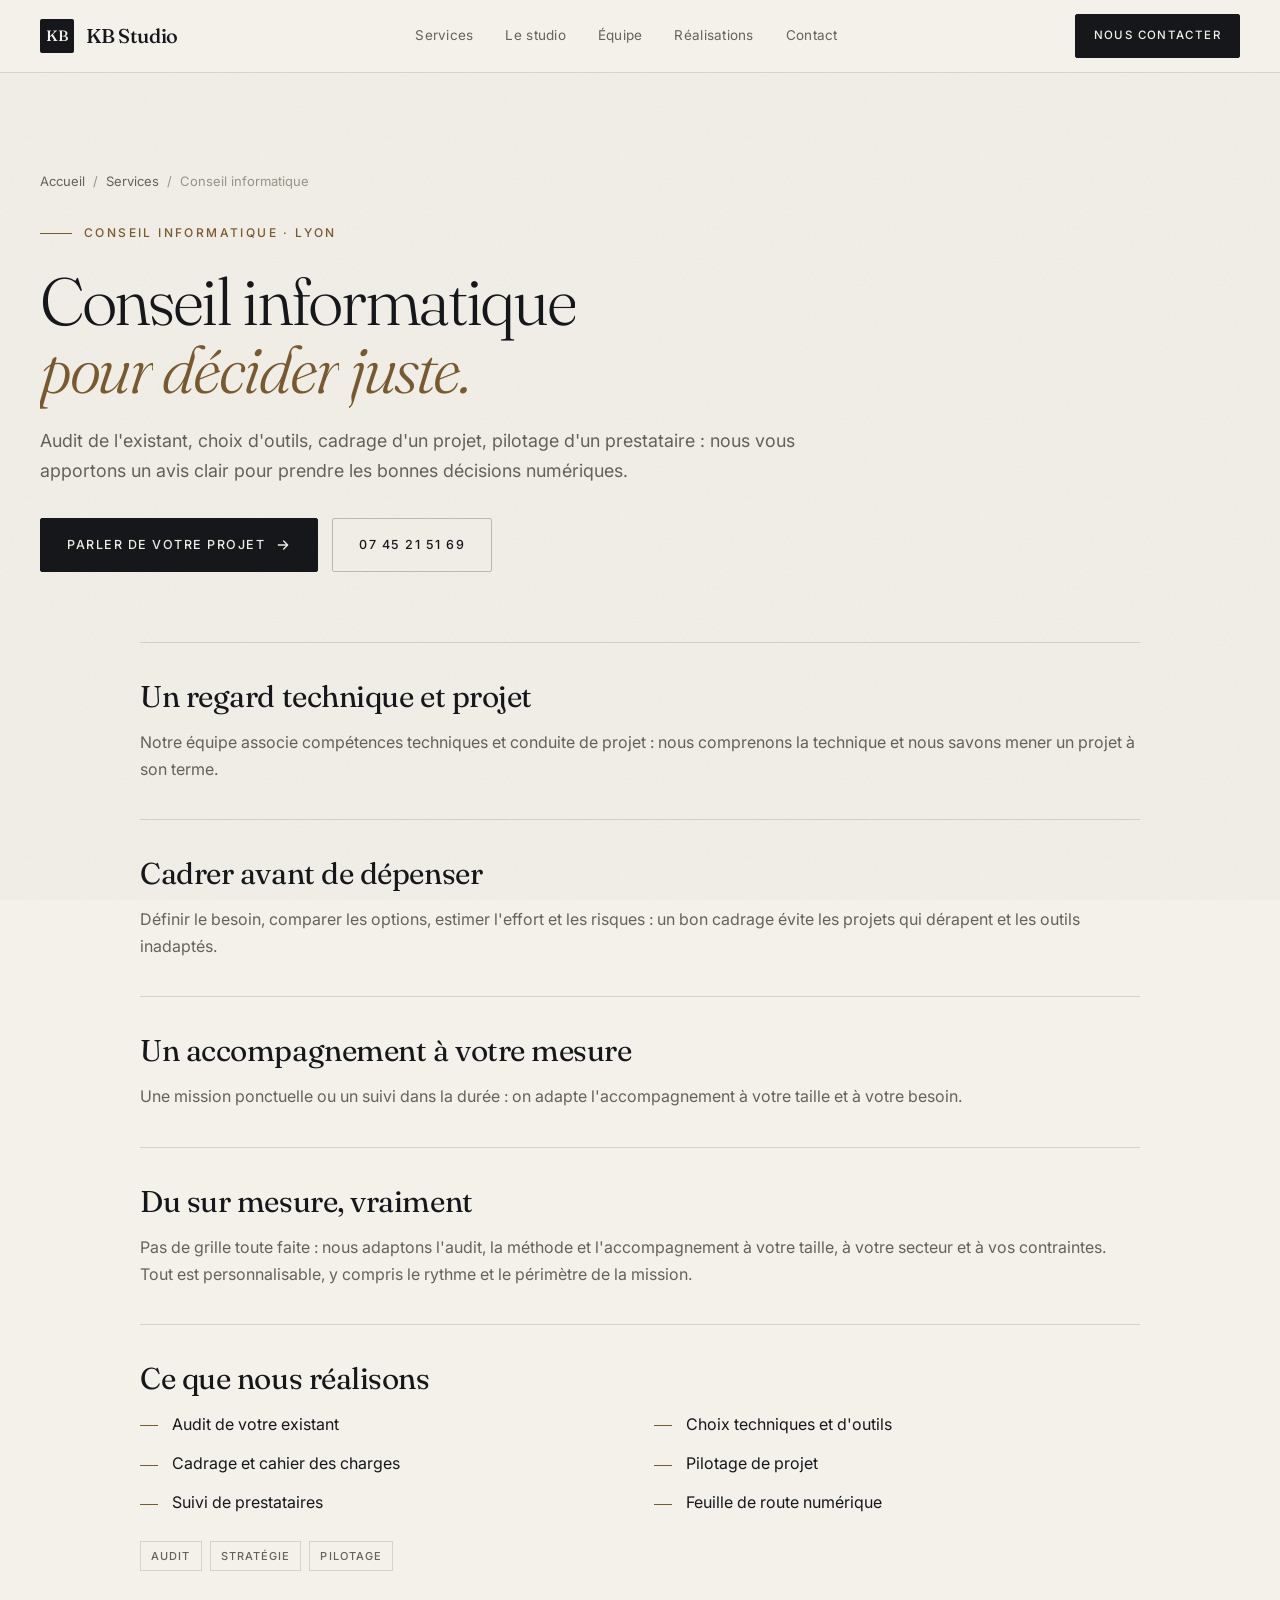
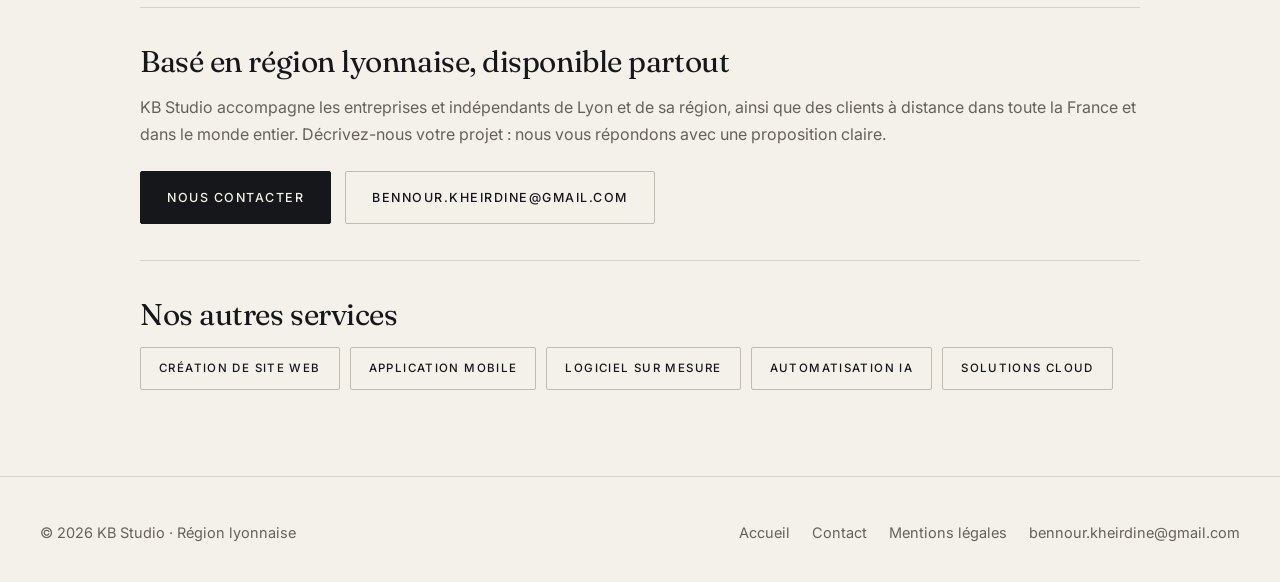
<file: conseil-informatique-lyon.html>
<!doctype html>
<html lang="fr">
<head>
  <meta charset="utf-8">
  <meta name="viewport" content="width=device-width, initial-scale=1">
  <title>Conseil informatique sur mesure à Lyon | KB Studio</title>
  <meta name="description" content="Conseil informatique en région lyonnaise : audit, choix techniques, cadrage et pilotage de projets numériques. Un regard clair pour décider.">
  <meta name="author" content="Kheir-dine Bennour">
  <meta name="robots" content="index, follow, max-image-preview:large">
  <link rel="canonical" href="https://kheirdine69.github.io/kb-studio/conseil-informatique-lyon.html">
  <meta property="og:type" content="website">
  <meta property="og:locale" content="fr_FR">
  <meta property="og:site_name" content="KB Studio">
  <meta property="og:title" content="Conseil informatique sur mesure à Lyon | KB Studio">
  <meta property="og:description" content="Conseil informatique en région lyonnaise : audit, choix techniques, cadrage et pilotage de projets numériques. Un regard clair pour décider.">
  <meta property="og:url" content="https://kheirdine69.github.io/kb-studio/conseil-informatique-lyon.html">
  <meta property="og:image" content="https://kheirdine69.github.io/kb-studio/og-image.png">
  <meta name="twitter:card" content="summary_large_image">
  <script type="application/ld+json">{"@context":"https://schema.org","@graph":[{"@type":"Service","name":"Conseil informatique à Lyon","description":"Conseil informatique en région lyonnaise : audit, choix techniques, cadrage et pilotage de projets numériques. Un regard clair pour décider.","url":"https://kheirdine69.github.io/kb-studio/conseil-informatique-lyon.html","serviceType":"Conseil informatique","provider":{"@type":"ProfessionalService","name":"KB Studio","url":"https://kheirdine69.github.io/kb-studio/","telephone":"+33745215169","email":"bennour.kheirdine@gmail.com"},"areaServed":[{"@type":"City","name":"Lyon"},{"@type":"Country","name":"France"}]},{"@type":"BreadcrumbList","itemListElement":[{"@type":"ListItem","position":1,"name":"Accueil","item":"https://kheirdine69.github.io/kb-studio/"},{"@type":"ListItem","position":2,"name":"Conseil informatique","item":"https://kheirdine69.github.io/kb-studio/conseil-informatique-lyon.html"}]}]}</script>
  <meta name="theme-color" content="#f4f1ea">
  <link rel="icon" href="data:image/svg+xml,%3Csvg xmlns='http://www.w3.org/2000/svg' viewBox='0 0 64 64'%3E%3Cdefs%3E%3ClinearGradient id='g' x1='0' y1='0' x2='1' y2='1'%3E%3Cstop stop-color='%2315171a'/%3E%3Cstop offset='1' stop-color='%238a6a3d'/%3E%3C/linearGradient%3E%3C/defs%3E%3Crect width='64' height='64' rx='18' fill='url(%23g)'/%3E%3Ctext x='32' y='42' font-family='Arial' font-weight='800' font-size='26' fill='white' text-anchor='middle'%3EKB%3C/text%3E%3C/svg%3E">
  <link rel="preconnect" href="https://fonts.googleapis.com">
  <link rel="preconnect" href="https://fonts.gstatic.com" crossorigin>
  <link href="https://fonts.googleapis.com/css2?family=Inter:wght@400;500;600&family=Fraunces:ital,opsz,wght@0,9..144,300..600;1,9..144,300..600&display=swap" rel="stylesheet">
  <link rel="stylesheet" href="styles.css">
  <script>document.documentElement.classList.add("js");</script>
</head>
<body>

  <div class="progress" aria-hidden="true"></div>
  <header class="nav">
    <a class="brand" href="index.html"><span class="brand-mark">KB</span>KB Studio</a>
    <nav class="nav-links" aria-label="Navigation principale">
      <a href="index.html#services" class="active">Services</a>
      <a href="index.html#apropos">Le studio</a>
      <a href="index.html#equipe">Équipe</a>
      <a href="index.html#projet">Réalisations</a>
      <a href="contact.html">Contact</a>
    </nav>
    <div class="nav-cta">
      <a class="btn btn-primary btn-sm magnetic" href="contact.html">Nous contacter</a>
      <button class="burger" aria-label="Ouvrir le menu" aria-expanded="false"><i></i><i></i></button>
    </div>
  </header>
  <nav class="mobile-menu" aria-label="Menu mobile">
    <a href="index.html">Accueil</a>
    <a href="index.html#services">Services</a>
    <a href="index.html#apropos">Le studio</a>
    <a href="index.html#projet">Réalisations</a>
    <a href="contact.html" class="grad">Contact →</a>
  </nav>

  <main>
    <section class="contact-hero svc">
      <div class="wrap">
        <nav class="crumbs reveal" aria-label="Fil d'Ariane"><a href="index.html">Accueil</a><span>/</span><a href="index.html#services">Services</a><span>/</span>Conseil informatique</nav>
        <span class="eyebrow reveal">Conseil informatique · Lyon</span>
        <h1 data-split style="--d:100ms">Conseil informatique<br><span class="grad">pour décider juste.</span></h1>
        <p class="lead reveal" style="--d:500ms">Audit de l'existant, choix d'outils, cadrage d'un projet, pilotage d'un prestataire : nous vous apportons un avis clair pour prendre les bonnes décisions numériques.</p>
        <div class="hero-actions reveal" style="--d:650ms">
          <a class="btn btn-primary magnetic" href="contact.html">Parler de votre projet
            <svg viewBox="0 0 24 24" fill="none" stroke="currentColor" stroke-width="2" stroke-linecap="round" stroke-linejoin="round"><path d="M5 12h14M13 6l6 6-6 6"/></svg>
          </a>
          <a class="btn btn-ghost magnetic" href="tel:+33745215169">07 45 21 51 69</a>
        </div>
      </div>
    </section>

    <section style="padding-top:30px; padding-bottom:50px">
      <div class="wrap legal wide" data-stagger>
        <article class="legal-card reveal">
          <h2>Un regard technique et projet</h2>
          <p>Notre équipe associe compétences techniques et conduite de projet : nous comprenons la technique et nous savons mener un projet à son terme.</p>
        </article>

        <article class="legal-card reveal">
          <h2>Cadrer avant de dépenser</h2>
          <p>Définir le besoin, comparer les options, estimer l'effort et les risques : un bon cadrage évite les projets qui dérapent et les outils inadaptés.</p>
        </article>

        <article class="legal-card reveal">
          <h2>Un accompagnement à votre mesure</h2>
          <p>Une mission ponctuelle ou un suivi dans la durée : on adapte l'accompagnement à votre taille et à votre besoin.</p>
        </article>

        <article class="legal-card reveal">
          <h2>Du sur mesure, vraiment</h2>
          <p>Pas de grille toute faite : nous adaptons l'audit, la méthode et l'accompagnement à votre taille, à votre secteur et à vos contraintes. Tout est personnalisable, y compris le rythme et le périmètre de la mission.</p>
        </article>

        <article class="legal-card reveal">
          <h2>Ce que nous réalisons</h2>
          <ul class="checks">
            <li>Audit de votre existant</li>
            <li>Choix techniques et d'outils</li>
            <li>Cadrage et cahier des charges</li>
            <li>Pilotage de projet</li>
            <li>Suivi de prestataires</li>
            <li>Feuille de route numérique</li>
          </ul>
          <div class="tags" style="margin-top:24px"><span>Audit</span><span>Stratégie</span><span>Pilotage</span></div>
        </article>

        <article class="legal-card reveal">
          <h2>Basé en région lyonnaise, disponible partout</h2>
          <p>KB Studio accompagne les entreprises et indépendants de Lyon et de sa région, ainsi que des clients à distance dans toute la France et dans le monde entier. Décrivez-nous votre projet : nous vous répondons avec une proposition claire.</p>
          <div class="hero-actions" style="margin-top:22px">
            <a class="btn btn-primary magnetic" href="contact.html">Nous contacter</a>
            <a class="btn btn-ghost magnetic" href="mailto:bennour.kheirdine@gmail.com">bennour.kheirdine@gmail.com</a>
          </div>
        </article>

        <article class="legal-card reveal">
          <h2>Nos autres services</h2>
          <div class="related">
            <a class="btn btn-ghost btn-sm" href="creation-site-web-lyon.html">Création de site web</a>
            <a class="btn btn-ghost btn-sm" href="developpement-application-mobile-lyon.html">Application mobile</a>
            <a class="btn btn-ghost btn-sm" href="creation-logiciel-sur-mesure-lyon.html">Logiciel sur mesure</a>
            <a class="btn btn-ghost btn-sm" href="automatisation-ia-lyon.html">Automatisation IA</a>
            <a class="btn btn-ghost btn-sm" href="solutions-cloud-lyon.html">Solutions cloud</a>
          </div>
        </article>
      </div>
    </section>
  </main>

  <footer>
    <div class="wrap">
      <div class="foot">
        <span>© <span data-year>2026</span> KB Studio · Région lyonnaise</span>
        <div class="foot-links">
          <a href="index.html">Accueil</a>
          <a href="contact.html">Contact</a>
          <a href="mentions-legales.html">Mentions légales</a>
          <a href="mailto:bennour.kheirdine@gmail.com">bennour.kheirdine@gmail.com</a>
        </div>
      </div>
    </div>
  </footer>

  <script src="script.js"></script>
</body>
</html>
</file>
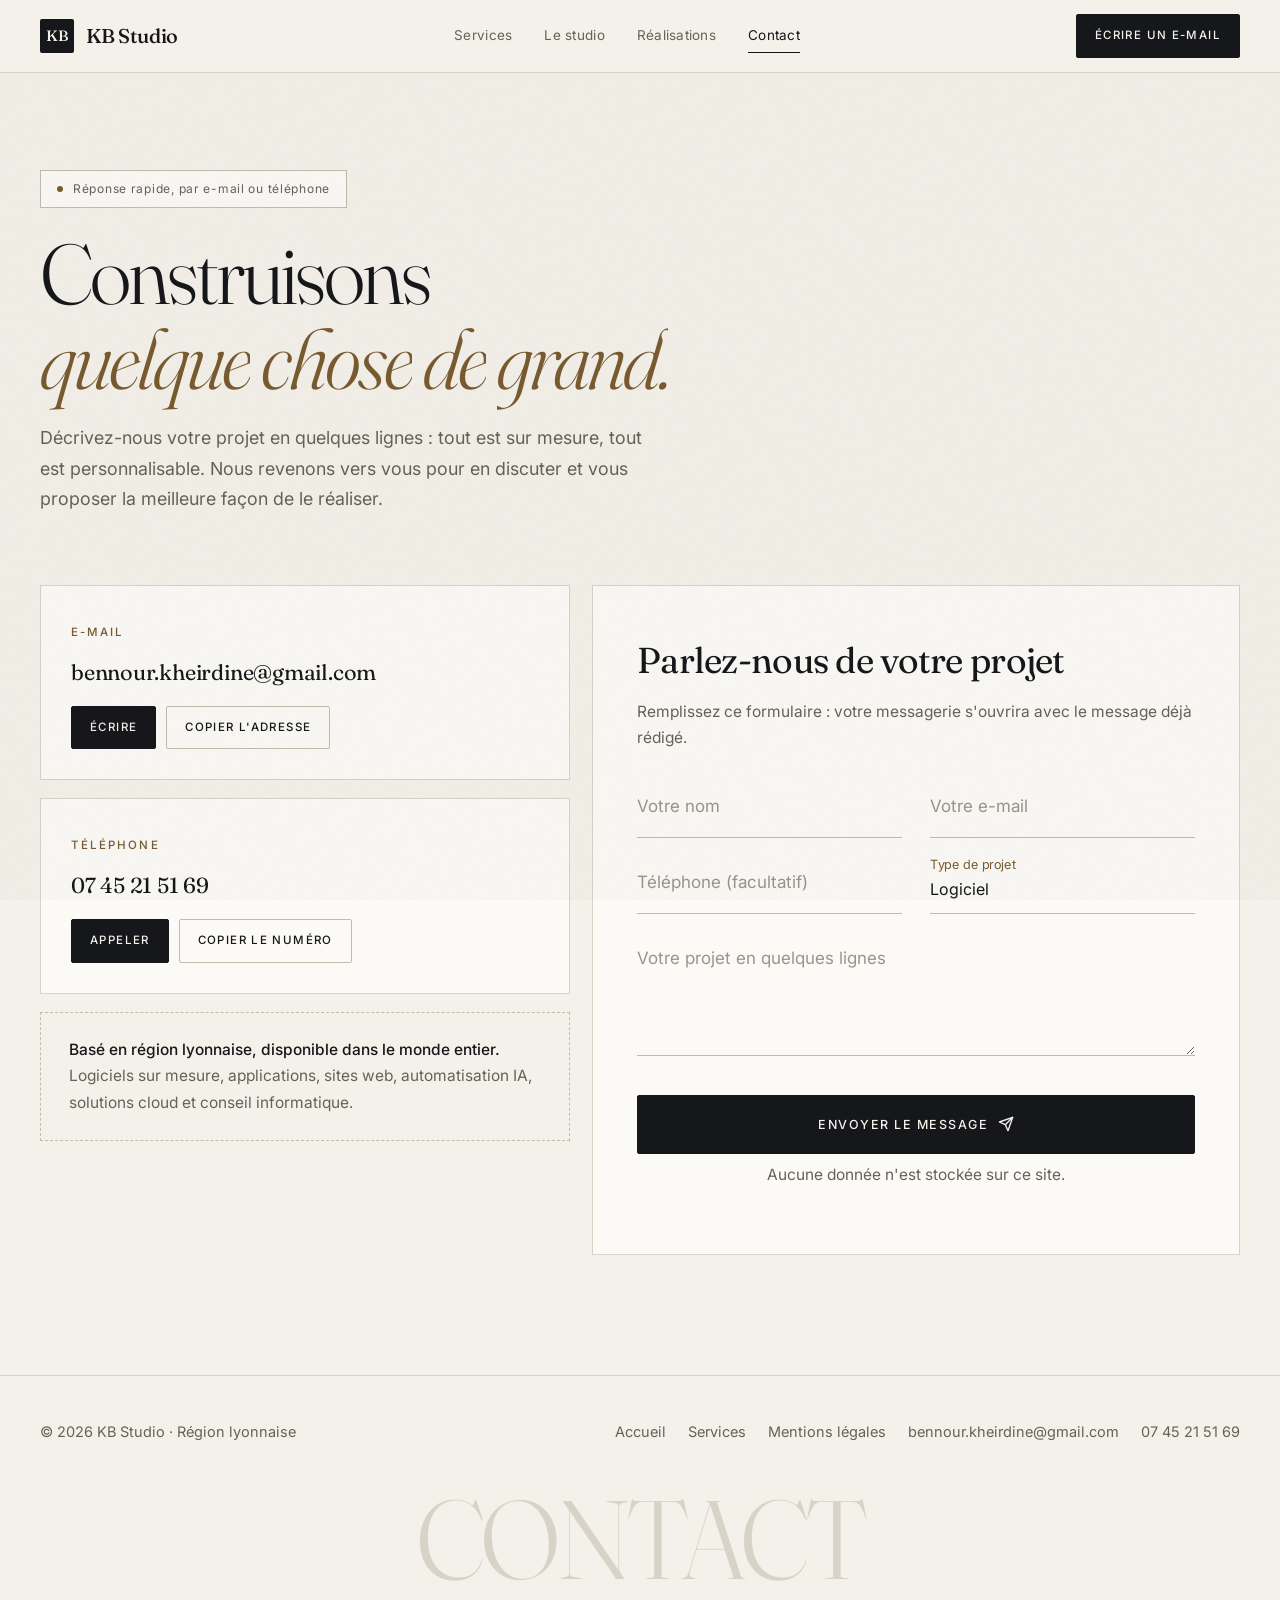
<file: contact.html>
<!doctype html>
<html lang="fr">
<head>
  <meta charset="utf-8">
  <meta name="viewport" content="width=device-width, initial-scale=1">
  <title>Contact — KB Studio, développement informatique à Lyon</title>
  <meta name="description" content="Contactez KB Studio, développement et conseil informatique à Lyon, disponible dans le monde entier, pour votre projet de logiciel, d'application, de site web, d'automatisation IA ou de cloud.">
  <meta name="author" content="KB Studio">
  <meta name="robots" content="index, follow">
  <meta property="og:type" content="website">
  <meta property="og:locale" content="fr_FR">
  <meta property="og:site_name" content="KB Studio">
  <meta property="og:title" content="Contact — KB Studio">
  <meta property="og:description" content="Un projet de logiciel, d'application, de site web, d'automatisation IA ou de cloud ? Contactez KB Studio.">
  <meta property="og:image" content="https://kheirdine69.github.io/kb-studio/og-image.png">
  <meta name="twitter:card" content="summary_large_image">
  <link rel="canonical" href="https://kheirdine69.github.io/kb-studio/contact.html">
  <meta property="og:url" content="https://kheirdine69.github.io/kb-studio/contact.html">
  <script type="application/ld+json">
  {
    "@context": "https://schema.org",
    "@type": "ContactPage",
    "name": "Contact — KB Studio",
    "mainEntity": {
      "@type": "ProfessionalService",
      "name": "KB Studio",
      "email": "bennour.kheirdine@gmail.com",
      "telephone": "+33745215169",
      "address": { "@type": "PostalAddress", "postalCode": "38090", "addressLocality": "Villefontaine", "addressCountry": "FR" }
    }
  }
  </script>
  <meta name="theme-color" content="#f4f1ea">
  <link rel="icon" href="data:image/svg+xml,%3Csvg xmlns='http://www.w3.org/2000/svg' viewBox='0 0 64 64'%3E%3Cdefs%3E%3ClinearGradient id='g' x1='0' y1='0' x2='1' y2='1'%3E%3Cstop stop-color='%2315171a'/%3E%3Cstop offset='1' stop-color='%238a6a3d'/%3E%3C/linearGradient%3E%3C/defs%3E%3Crect width='64' height='64' rx='18' fill='url(%23g)'/%3E%3Ctext x='32' y='42' font-family='Arial' font-weight='800' font-size='26' fill='white' text-anchor='middle'%3EKB%3C/text%3E%3C/svg%3E">
  <link rel="preconnect" href="https://fonts.googleapis.com">
  <link rel="preconnect" href="https://fonts.gstatic.com" crossorigin>
  <link href="https://fonts.googleapis.com/css2?family=Inter:wght@400;500;600&family=Fraunces:ital,opsz,wght@0,9..144,300..600;1,9..144,300..600&display=swap" rel="stylesheet">
  <link rel="stylesheet" href="styles.css">
  <script>document.documentElement.classList.add("js");</script>
</head>
<body>

  <div class="progress" aria-hidden="true"></div>
  <header class="nav">
    <a class="brand" href="index.html"><span class="brand-mark">KB</span>KB Studio</a>
    <nav class="nav-links" aria-label="Navigation principale">
      <a href="index.html#services">Services</a>
      <a href="index.html#apropos">Le studio</a>
      <a href="index.html#projet">Réalisations</a>
      <a href="contact.html" class="active">Contact</a>
    </nav>
    <div class="nav-cta">
      <a class="btn btn-primary btn-sm magnetic" href="mailto:bennour.kheirdine@gmail.com">Écrire un e-mail</a>
      <button class="burger" aria-label="Ouvrir le menu" aria-expanded="false"><i></i><i></i></button>
    </div>
  </header>
  <nav class="mobile-menu" aria-label="Menu mobile">
    <a href="index.html">Accueil</a>
    <a href="index.html#services">Services</a>
    <a href="index.html#apropos">Le studio</a>
    <a href="index.html#projet">Réalisations</a>
    <a href="contact.html" class="grad">Contact →</a>
  </nav>

  <main>
    <section class="contact-hero">
      <div class="wrap">
        <div class="badge reveal"><i class="pulse"></i>Réponse rapide, par e-mail ou téléphone</div>
        <h1 data-split style="--d:150ms">Construisons<br><span class="grad">quelque chose de grand.</span></h1>
        <p class="lead reveal" style="--d:650ms">Décrivez-nous votre projet en quelques lignes : tout est sur mesure, tout est personnalisable. Nous revenons vers vous pour en discuter et vous proposer la meilleure façon de le réaliser.</p>
      </div>
    </section>

    <section style="padding-top:30px; padding-bottom:0">
      <div class="wrap contact-grid">

        <div class="contact-side" data-stagger>
          <div class="c-card reveal">
            <span class="c-label">E-mail</span>
            <a class="c-value" href="mailto:bennour.kheirdine@gmail.com">bennour.kheirdine@gmail.com</a>
            <div class="c-row">
              <a class="btn btn-primary btn-sm magnetic" href="mailto:bennour.kheirdine@gmail.com">Écrire</a>
              <button class="btn btn-ghost btn-sm copy" type="button" data-copy="bennour.kheirdine@gmail.com">Copier l'adresse</button>
            </div>
          </div>

          <div class="c-card reveal">
            <span class="c-label">Téléphone</span>
            <a class="c-value" href="tel:+33745215169">07 45 21 51 69</a>
            <div class="c-row">
              <a class="btn btn-primary btn-sm magnetic" href="tel:+33745215169">Appeler</a>
              <button class="btn btn-ghost btn-sm copy" type="button" data-copy="0745215169">Copier le numéro</button>
            </div>
          </div>

          <div class="c-note reveal">
            <b>Basé en région lyonnaise, disponible dans le monde entier.</b><br>
            Logiciels sur mesure, applications, sites web, automatisation IA, solutions cloud et conseil informatique.
          </div>
        </div>

        <form class="form reveal" id="contact-form" data-to="bennour.kheirdine@gmail.com" style="--d:150ms">
          <h2>Parlez-nous de votre projet</h2>
          <p>Remplissez ce formulaire : votre messagerie s'ouvrira avec le message déjà rédigé.</p>

          <div class="row2">
            <div class="field">
              <input type="text" id="nom" name="nom" placeholder=" " autocomplete="name" required>
              <label for="nom">Votre nom</label>
            </div>
            <div class="field">
              <input type="email" id="email" name="email" placeholder=" " autocomplete="email" required>
              <label for="email">Votre e-mail</label>
            </div>
          </div>

          <div class="row2">
            <div class="field">
              <input type="tel" id="tel" name="tel" placeholder=" " autocomplete="tel">
              <label for="tel">Téléphone (facultatif)</label>
            </div>
            <div class="field">
              <select id="type" name="type">
                <option>Logiciel</option>
                <option>Application</option>
                <option>Site web</option>
                <option>Automatisation IA</option>
                <option>Solution cloud</option>
                <option>Conseil informatique</option>
                <option>Autre</option>
              </select>
              <label for="type">Type de projet</label>
            </div>
          </div>

          <div class="field">
            <textarea id="message" name="message" placeholder=" " required></textarea>
            <label for="message">Votre projet en quelques lignes</label>
          </div>

          <button class="btn btn-primary magnetic" type="submit">Envoyer le message
            <svg viewBox="0 0 24 24" fill="none" stroke="currentColor" stroke-width="2" stroke-linecap="round" stroke-linejoin="round"><path d="M22 2L11 13"/><path d="M22 2l-7 20-4-9-9-4z"/></svg>
          </button>
          <p class="form-hint">Aucune donnée n'est stockée sur ce site.</p>
        </form>
      </div>
    </section>
  </main>

  <footer>
    <div class="wrap">
      <div class="foot">
        <span>© <span data-year>2026</span> KB Studio · Région lyonnaise</span>
        <div class="foot-links">
          <a href="index.html">Accueil</a>
          <a href="index.html#services">Services</a>
          <a href="mentions-legales.html">Mentions légales</a>
          <a href="mailto:bennour.kheirdine@gmail.com">bennour.kheirdine@gmail.com</a>
          <a href="tel:+33745215169">07 45 21 51 69</a>
        </div>
      </div>
      <div class="giant" aria-hidden="true">CONTACT</div>
    </div>
  </footer>

  <script src="script.js"></script>
</body>
</html>
</file>
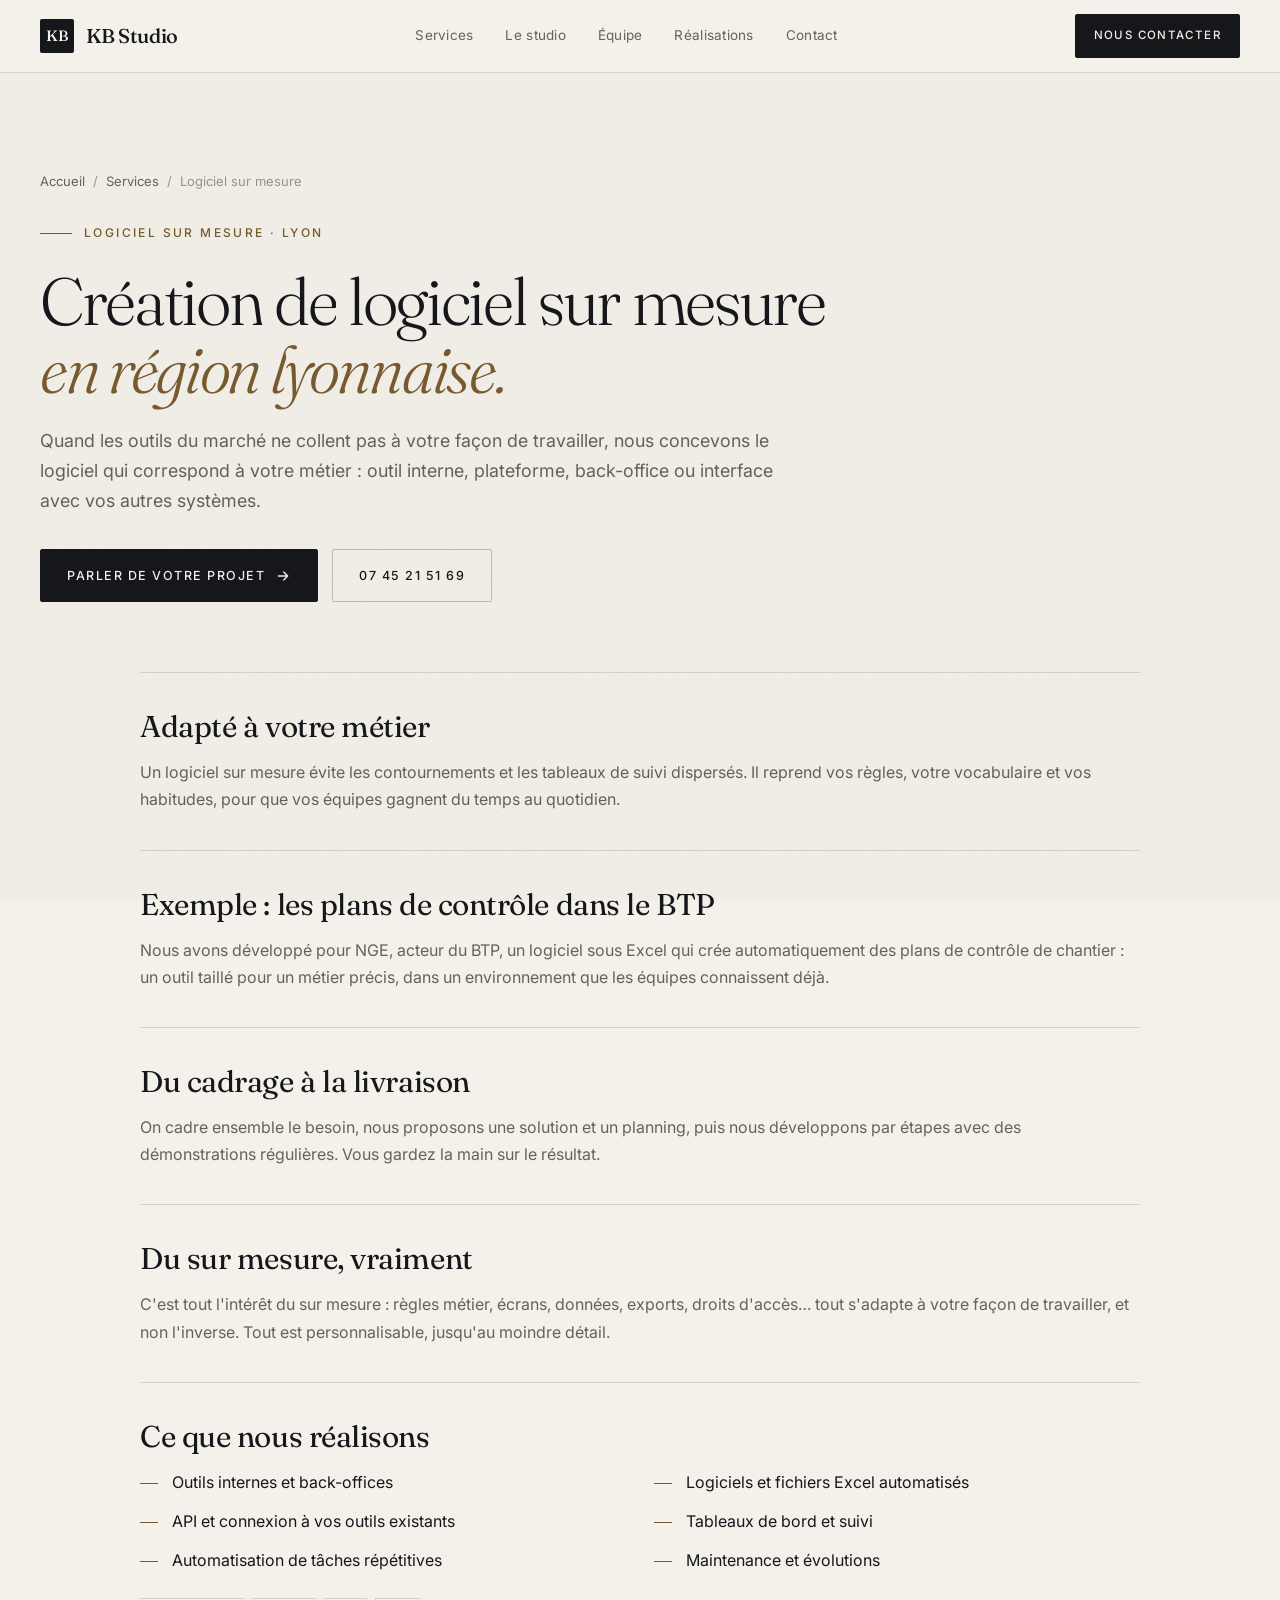
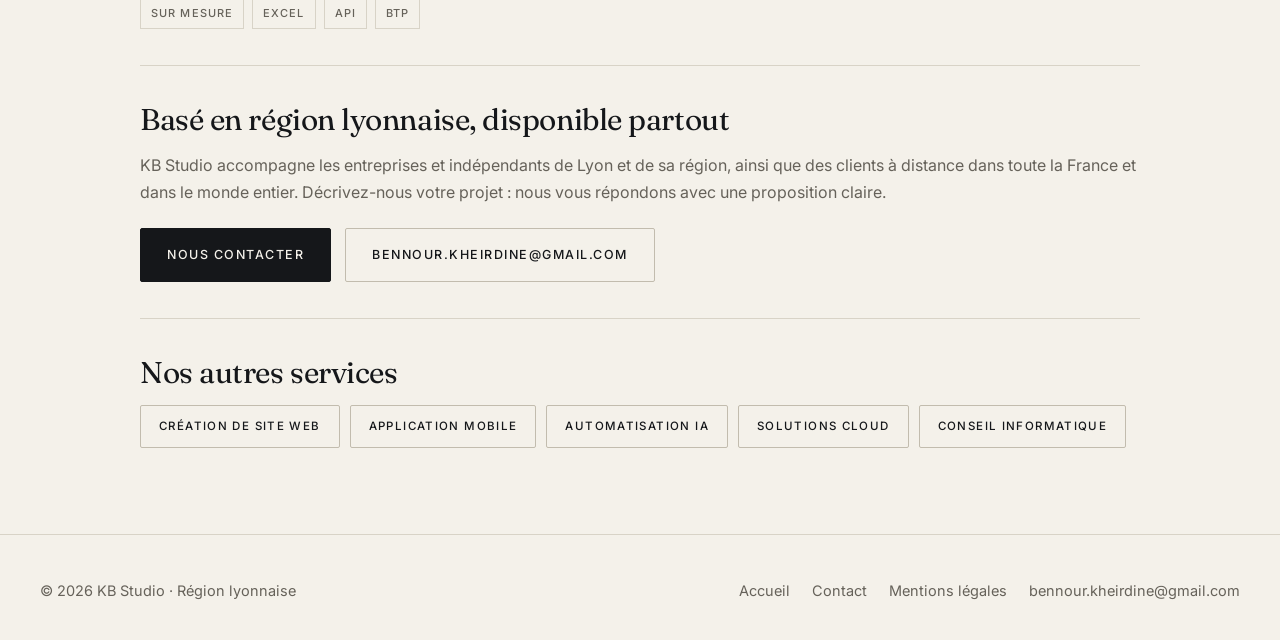
<file: creation-logiciel-sur-mesure-lyon.html>
<!doctype html>
<html lang="fr">
<head>
  <meta charset="utf-8">
  <meta name="viewport" content="width=device-width, initial-scale=1">
  <title>Création de logiciel sur mesure à Lyon | KB Studio</title>
  <meta name="description" content="Création de logiciels sur mesure en région lyonnaise : outils internes, plateformes, automatisation de tâches. Un logiciel adapté à votre métier.">
  <meta name="author" content="Kheir-dine Bennour">
  <meta name="robots" content="index, follow, max-image-preview:large">
  <link rel="canonical" href="https://kheirdine69.github.io/kb-studio/creation-logiciel-sur-mesure-lyon.html">
  <meta property="og:type" content="website">
  <meta property="og:locale" content="fr_FR">
  <meta property="og:site_name" content="KB Studio">
  <meta property="og:title" content="Création de logiciel sur mesure à Lyon | KB Studio">
  <meta property="og:description" content="Création de logiciels sur mesure en région lyonnaise : outils internes, plateformes, automatisation de tâches. Un logiciel adapté à votre métier.">
  <meta property="og:url" content="https://kheirdine69.github.io/kb-studio/creation-logiciel-sur-mesure-lyon.html">
  <meta property="og:image" content="https://kheirdine69.github.io/kb-studio/og-image.png">
  <meta name="twitter:card" content="summary_large_image">
  <script type="application/ld+json">{"@context":"https://schema.org","@graph":[{"@type":"Service","name":"Logiciel sur mesure à Lyon","description":"Création de logiciels sur mesure en région lyonnaise : outils internes, plateformes, automatisation de tâches. Un logiciel adapté à votre métier.","url":"https://kheirdine69.github.io/kb-studio/creation-logiciel-sur-mesure-lyon.html","serviceType":"Logiciel sur mesure","provider":{"@type":"ProfessionalService","name":"KB Studio","url":"https://kheirdine69.github.io/kb-studio/","telephone":"+33745215169","email":"bennour.kheirdine@gmail.com"},"areaServed":[{"@type":"City","name":"Lyon"},{"@type":"Country","name":"France"}]},{"@type":"BreadcrumbList","itemListElement":[{"@type":"ListItem","position":1,"name":"Accueil","item":"https://kheirdine69.github.io/kb-studio/"},{"@type":"ListItem","position":2,"name":"Logiciel sur mesure","item":"https://kheirdine69.github.io/kb-studio/creation-logiciel-sur-mesure-lyon.html"}]}]}</script>
  <meta name="theme-color" content="#f4f1ea">
  <link rel="icon" href="data:image/svg+xml,%3Csvg xmlns='http://www.w3.org/2000/svg' viewBox='0 0 64 64'%3E%3Cdefs%3E%3ClinearGradient id='g' x1='0' y1='0' x2='1' y2='1'%3E%3Cstop stop-color='%2315171a'/%3E%3Cstop offset='1' stop-color='%238a6a3d'/%3E%3C/linearGradient%3E%3C/defs%3E%3Crect width='64' height='64' rx='18' fill='url(%23g)'/%3E%3Ctext x='32' y='42' font-family='Arial' font-weight='800' font-size='26' fill='white' text-anchor='middle'%3EKB%3C/text%3E%3C/svg%3E">
  <link rel="preconnect" href="https://fonts.googleapis.com">
  <link rel="preconnect" href="https://fonts.gstatic.com" crossorigin>
  <link href="https://fonts.googleapis.com/css2?family=Inter:wght@400;500;600&family=Fraunces:ital,opsz,wght@0,9..144,300..600;1,9..144,300..600&display=swap" rel="stylesheet">
  <link rel="stylesheet" href="styles.css">
  <script>document.documentElement.classList.add("js");</script>
</head>
<body>

  <div class="progress" aria-hidden="true"></div>
  <header class="nav">
    <a class="brand" href="index.html"><span class="brand-mark">KB</span>KB Studio</a>
    <nav class="nav-links" aria-label="Navigation principale">
      <a href="index.html#services" class="active">Services</a>
      <a href="index.html#apropos">Le studio</a>
      <a href="index.html#equipe">Équipe</a>
      <a href="index.html#projet">Réalisations</a>
      <a href="contact.html">Contact</a>
    </nav>
    <div class="nav-cta">
      <a class="btn btn-primary btn-sm magnetic" href="contact.html">Nous contacter</a>
      <button class="burger" aria-label="Ouvrir le menu" aria-expanded="false"><i></i><i></i></button>
    </div>
  </header>
  <nav class="mobile-menu" aria-label="Menu mobile">
    <a href="index.html">Accueil</a>
    <a href="index.html#services">Services</a>
    <a href="index.html#apropos">Le studio</a>
    <a href="index.html#projet">Réalisations</a>
    <a href="contact.html" class="grad">Contact →</a>
  </nav>

  <main>
    <section class="contact-hero svc">
      <div class="wrap">
        <nav class="crumbs reveal" aria-label="Fil d'Ariane"><a href="index.html">Accueil</a><span>/</span><a href="index.html#services">Services</a><span>/</span>Logiciel sur mesure</nav>
        <span class="eyebrow reveal">Logiciel sur mesure · Lyon</span>
        <h1 data-split style="--d:100ms">Création de logiciel sur mesure<br><span class="grad">en région lyonnaise.</span></h1>
        <p class="lead reveal" style="--d:500ms">Quand les outils du marché ne collent pas à votre façon de travailler, nous concevons le logiciel qui correspond à votre métier : outil interne, plateforme, back-office ou interface avec vos autres systèmes.</p>
        <div class="hero-actions reveal" style="--d:650ms">
          <a class="btn btn-primary magnetic" href="contact.html">Parler de votre projet
            <svg viewBox="0 0 24 24" fill="none" stroke="currentColor" stroke-width="2" stroke-linecap="round" stroke-linejoin="round"><path d="M5 12h14M13 6l6 6-6 6"/></svg>
          </a>
          <a class="btn btn-ghost magnetic" href="tel:+33745215169">07 45 21 51 69</a>
        </div>
      </div>
    </section>

    <section style="padding-top:30px; padding-bottom:50px">
      <div class="wrap legal wide" data-stagger>
        <article class="legal-card reveal">
          <h2>Adapté à votre métier</h2>
          <p>Un logiciel sur mesure évite les contournements et les tableaux de suivi dispersés. Il reprend vos règles, votre vocabulaire et vos habitudes, pour que vos équipes gagnent du temps au quotidien.</p>
        </article>

        <article class="legal-card reveal">
          <h2>Exemple : les plans de contrôle dans le BTP</h2>
          <p>Nous avons développé pour NGE, acteur du BTP, un logiciel sous Excel qui crée automatiquement des plans de contrôle de chantier : un outil taillé pour un métier précis, dans un environnement que les équipes connaissent déjà.</p>
        </article>

        <article class="legal-card reveal">
          <h2>Du cadrage à la livraison</h2>
          <p>On cadre ensemble le besoin, nous proposons une solution et un planning, puis nous développons par étapes avec des démonstrations régulières. Vous gardez la main sur le résultat.</p>
        </article>

        <article class="legal-card reveal">
          <h2>Du sur mesure, vraiment</h2>
          <p>C'est tout l'intérêt du sur mesure : règles métier, écrans, données, exports, droits d'accès… tout s'adapte à votre façon de travailler, et non l'inverse. Tout est personnalisable, jusqu'au moindre détail.</p>
        </article>

        <article class="legal-card reveal">
          <h2>Ce que nous réalisons</h2>
          <ul class="checks">
            <li>Outils internes et back-offices</li>
            <li>Logiciels et fichiers Excel automatisés</li>
            <li>API et connexion à vos outils existants</li>
            <li>Tableaux de bord et suivi</li>
            <li>Automatisation de tâches répétitives</li>
            <li>Maintenance et évolutions</li>
          </ul>
          <div class="tags" style="margin-top:24px"><span>Sur mesure</span><span>Excel</span><span>API</span><span>BTP</span></div>
        </article>

        <article class="legal-card reveal">
          <h2>Basé en région lyonnaise, disponible partout</h2>
          <p>KB Studio accompagne les entreprises et indépendants de Lyon et de sa région, ainsi que des clients à distance dans toute la France et dans le monde entier. Décrivez-nous votre projet : nous vous répondons avec une proposition claire.</p>
          <div class="hero-actions" style="margin-top:22px">
            <a class="btn btn-primary magnetic" href="contact.html">Nous contacter</a>
            <a class="btn btn-ghost magnetic" href="mailto:bennour.kheirdine@gmail.com">bennour.kheirdine@gmail.com</a>
          </div>
        </article>

        <article class="legal-card reveal">
          <h2>Nos autres services</h2>
          <div class="related">
            <a class="btn btn-ghost btn-sm" href="creation-site-web-lyon.html">Création de site web</a>
            <a class="btn btn-ghost btn-sm" href="developpement-application-mobile-lyon.html">Application mobile</a>
            <a class="btn btn-ghost btn-sm" href="automatisation-ia-lyon.html">Automatisation IA</a>
            <a class="btn btn-ghost btn-sm" href="solutions-cloud-lyon.html">Solutions cloud</a>
            <a class="btn btn-ghost btn-sm" href="conseil-informatique-lyon.html">Conseil informatique</a>
          </div>
        </article>
      </div>
    </section>
  </main>

  <footer>
    <div class="wrap">
      <div class="foot">
        <span>© <span data-year>2026</span> KB Studio · Région lyonnaise</span>
        <div class="foot-links">
          <a href="index.html">Accueil</a>
          <a href="contact.html">Contact</a>
          <a href="mentions-legales.html">Mentions légales</a>
          <a href="mailto:bennour.kheirdine@gmail.com">bennour.kheirdine@gmail.com</a>
        </div>
      </div>
    </div>
  </footer>

  <script src="script.js"></script>
</body>
</html>
</file>
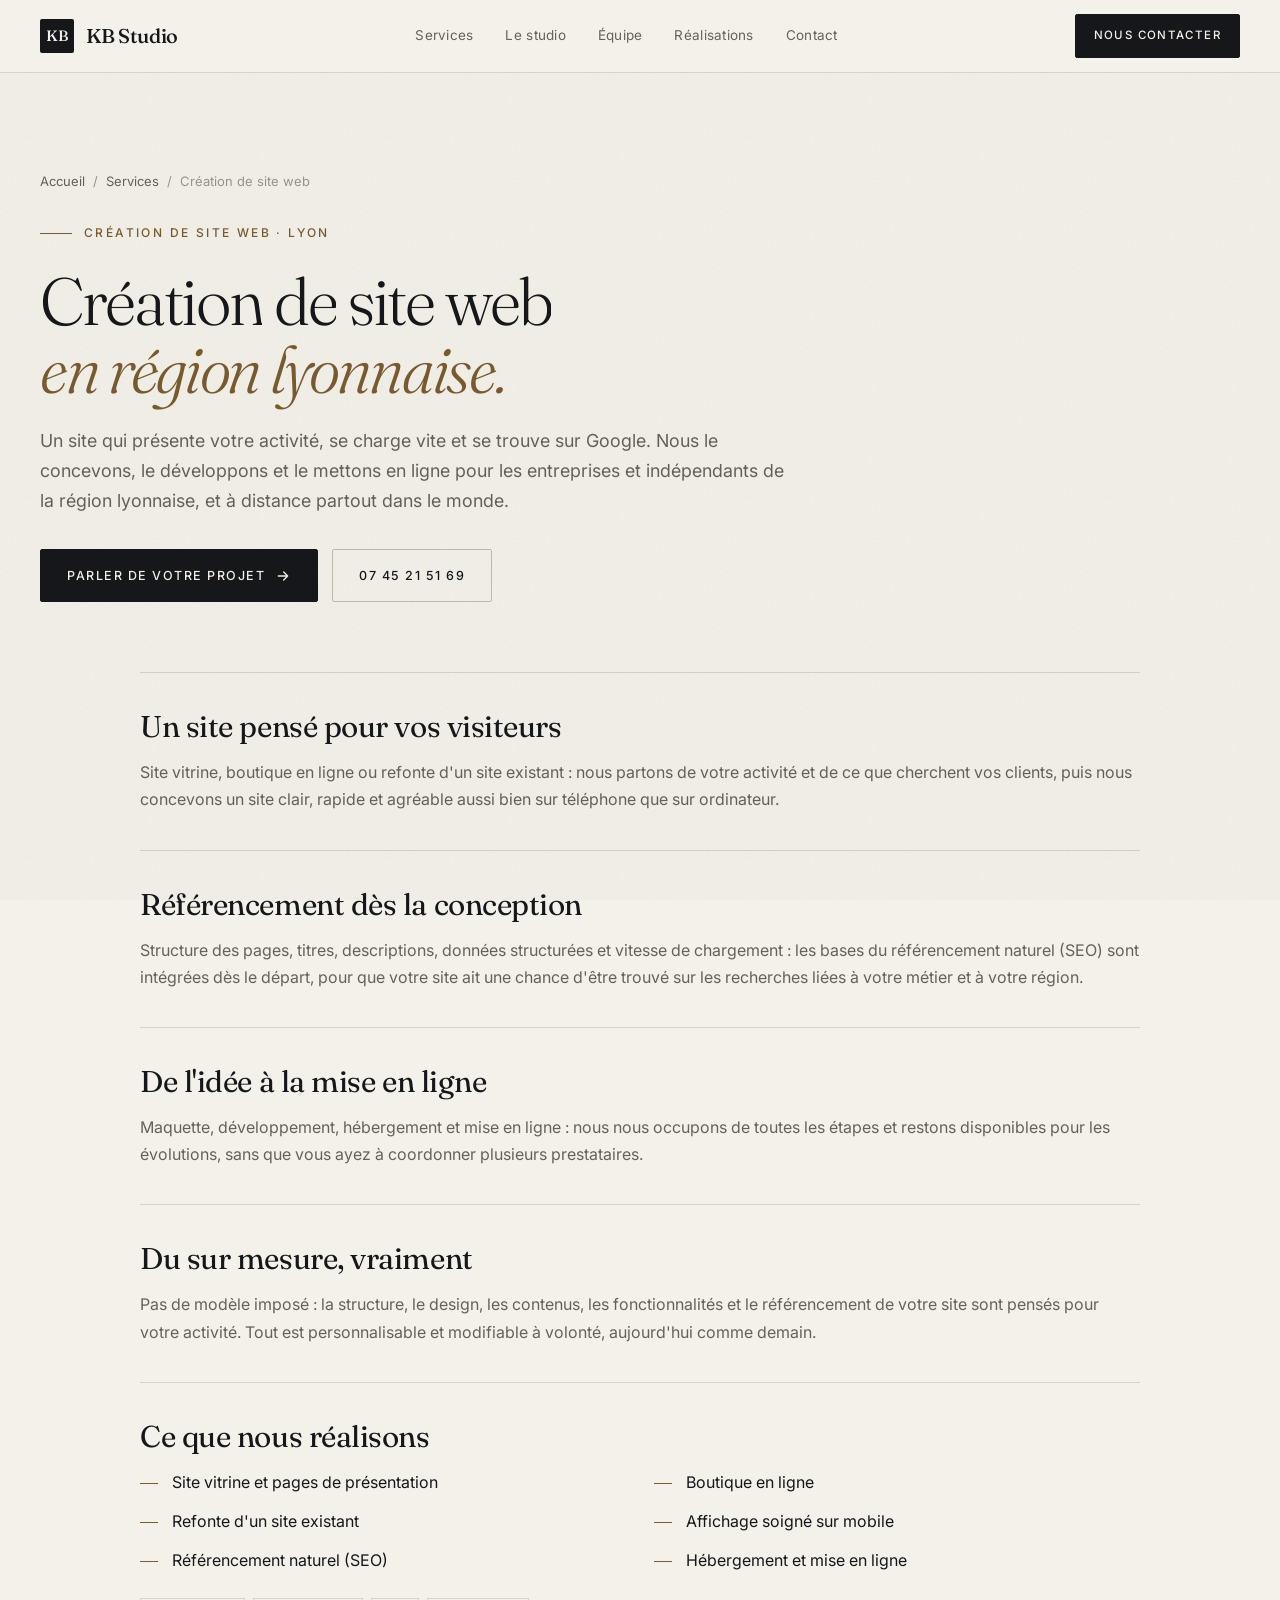
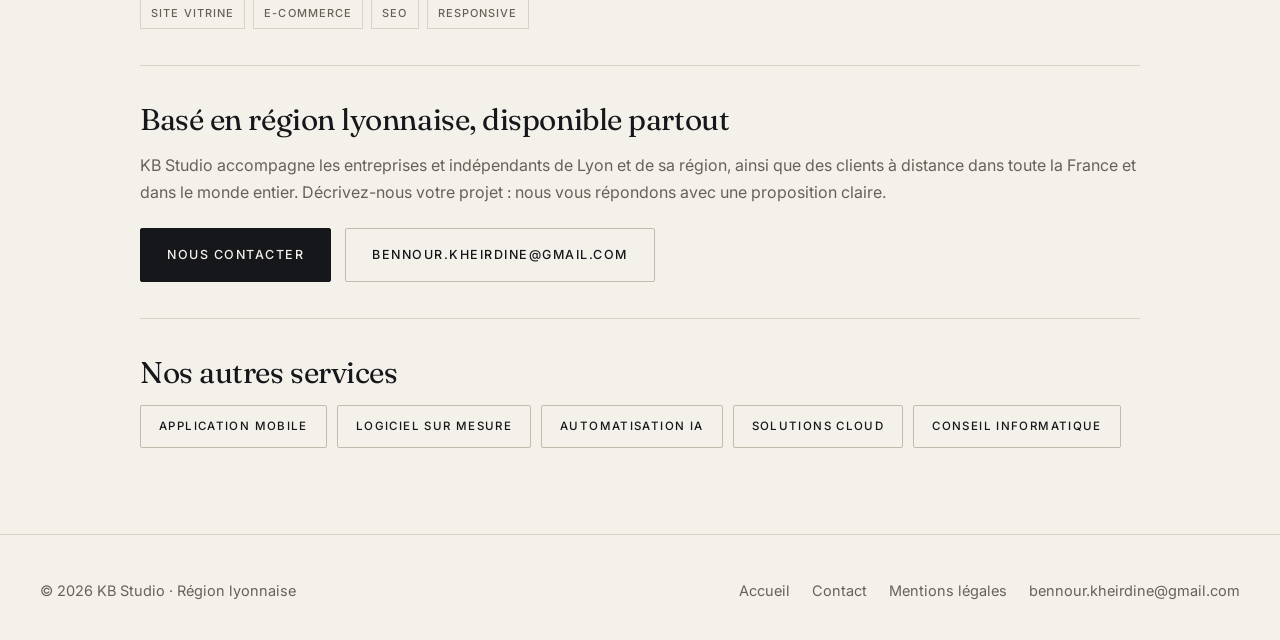
<file: creation-site-web-lyon.html>
<!doctype html>
<html lang="fr">
<head>
  <meta charset="utf-8">
  <meta name="viewport" content="width=device-width, initial-scale=1">
  <title>Création de site web sur mesure à Lyon | KB Studio</title>
  <meta name="description" content="Création de sites web rapides, élégants et bien référencés en région lyonnaise : site vitrine, boutique en ligne, refonte. KB Studio.">
  <meta name="author" content="Kheir-dine Bennour">
  <meta name="robots" content="index, follow, max-image-preview:large">
  <link rel="canonical" href="https://kheirdine69.github.io/kb-studio/creation-site-web-lyon.html">
  <meta property="og:type" content="website">
  <meta property="og:locale" content="fr_FR">
  <meta property="og:site_name" content="KB Studio">
  <meta property="og:title" content="Création de site web sur mesure à Lyon | KB Studio">
  <meta property="og:description" content="Création de sites web rapides, élégants et bien référencés en région lyonnaise : site vitrine, boutique en ligne, refonte. KB Studio.">
  <meta property="og:url" content="https://kheirdine69.github.io/kb-studio/creation-site-web-lyon.html">
  <meta property="og:image" content="https://kheirdine69.github.io/kb-studio/og-image.png">
  <meta name="twitter:card" content="summary_large_image">
  <script type="application/ld+json">{"@context":"https://schema.org","@graph":[{"@type":"Service","name":"Création de site web à Lyon","description":"Création de sites web rapides, élégants et bien référencés en région lyonnaise : site vitrine, boutique en ligne, refonte. KB Studio.","url":"https://kheirdine69.github.io/kb-studio/creation-site-web-lyon.html","serviceType":"Création de site web","provider":{"@type":"ProfessionalService","name":"KB Studio","url":"https://kheirdine69.github.io/kb-studio/","telephone":"+33745215169","email":"bennour.kheirdine@gmail.com"},"areaServed":[{"@type":"City","name":"Lyon"},{"@type":"Country","name":"France"}]},{"@type":"BreadcrumbList","itemListElement":[{"@type":"ListItem","position":1,"name":"Accueil","item":"https://kheirdine69.github.io/kb-studio/"},{"@type":"ListItem","position":2,"name":"Création de site web","item":"https://kheirdine69.github.io/kb-studio/creation-site-web-lyon.html"}]}]}</script>
  <meta name="theme-color" content="#f4f1ea">
  <link rel="icon" href="data:image/svg+xml,%3Csvg xmlns='http://www.w3.org/2000/svg' viewBox='0 0 64 64'%3E%3Cdefs%3E%3ClinearGradient id='g' x1='0' y1='0' x2='1' y2='1'%3E%3Cstop stop-color='%2315171a'/%3E%3Cstop offset='1' stop-color='%238a6a3d'/%3E%3C/linearGradient%3E%3C/defs%3E%3Crect width='64' height='64' rx='18' fill='url(%23g)'/%3E%3Ctext x='32' y='42' font-family='Arial' font-weight='800' font-size='26' fill='white' text-anchor='middle'%3EKB%3C/text%3E%3C/svg%3E">
  <link rel="preconnect" href="https://fonts.googleapis.com">
  <link rel="preconnect" href="https://fonts.gstatic.com" crossorigin>
  <link href="https://fonts.googleapis.com/css2?family=Inter:wght@400;500;600&family=Fraunces:ital,opsz,wght@0,9..144,300..600;1,9..144,300..600&display=swap" rel="stylesheet">
  <link rel="stylesheet" href="styles.css">
  <script>document.documentElement.classList.add("js");</script>
</head>
<body>

  <div class="progress" aria-hidden="true"></div>
  <header class="nav">
    <a class="brand" href="index.html"><span class="brand-mark">KB</span>KB Studio</a>
    <nav class="nav-links" aria-label="Navigation principale">
      <a href="index.html#services" class="active">Services</a>
      <a href="index.html#apropos">Le studio</a>
      <a href="index.html#equipe">Équipe</a>
      <a href="index.html#projet">Réalisations</a>
      <a href="contact.html">Contact</a>
    </nav>
    <div class="nav-cta">
      <a class="btn btn-primary btn-sm magnetic" href="contact.html">Nous contacter</a>
      <button class="burger" aria-label="Ouvrir le menu" aria-expanded="false"><i></i><i></i></button>
    </div>
  </header>
  <nav class="mobile-menu" aria-label="Menu mobile">
    <a href="index.html">Accueil</a>
    <a href="index.html#services">Services</a>
    <a href="index.html#apropos">Le studio</a>
    <a href="index.html#projet">Réalisations</a>
    <a href="contact.html" class="grad">Contact →</a>
  </nav>

  <main>
    <section class="contact-hero svc">
      <div class="wrap">
        <nav class="crumbs reveal" aria-label="Fil d'Ariane"><a href="index.html">Accueil</a><span>/</span><a href="index.html#services">Services</a><span>/</span>Création de site web</nav>
        <span class="eyebrow reveal">Création de site web · Lyon</span>
        <h1 data-split style="--d:100ms">Création de site web<br><span class="grad">en région lyonnaise.</span></h1>
        <p class="lead reveal" style="--d:500ms">Un site qui présente votre activité, se charge vite et se trouve sur Google. Nous le concevons, le développons et le mettons en ligne pour les entreprises et indépendants de la région lyonnaise, et à distance partout dans le monde.</p>
        <div class="hero-actions reveal" style="--d:650ms">
          <a class="btn btn-primary magnetic" href="contact.html">Parler de votre projet
            <svg viewBox="0 0 24 24" fill="none" stroke="currentColor" stroke-width="2" stroke-linecap="round" stroke-linejoin="round"><path d="M5 12h14M13 6l6 6-6 6"/></svg>
          </a>
          <a class="btn btn-ghost magnetic" href="tel:+33745215169">07 45 21 51 69</a>
        </div>
      </div>
    </section>

    <section style="padding-top:30px; padding-bottom:50px">
      <div class="wrap legal wide" data-stagger>
        <article class="legal-card reveal">
          <h2>Un site pensé pour vos visiteurs</h2>
          <p>Site vitrine, boutique en ligne ou refonte d'un site existant : nous partons de votre activité et de ce que cherchent vos clients, puis nous concevons un site clair, rapide et agréable aussi bien sur téléphone que sur ordinateur.</p>
        </article>

        <article class="legal-card reveal">
          <h2>Référencement dès la conception</h2>
          <p>Structure des pages, titres, descriptions, données structurées et vitesse de chargement : les bases du référencement naturel (SEO) sont intégrées dès le départ, pour que votre site ait une chance d'être trouvé sur les recherches liées à votre métier et à votre région.</p>
        </article>

        <article class="legal-card reveal">
          <h2>De l'idée à la mise en ligne</h2>
          <p>Maquette, développement, hébergement et mise en ligne : nous nous occupons de toutes les étapes et restons disponibles pour les évolutions, sans que vous ayez à coordonner plusieurs prestataires.</p>
        </article>

        <article class="legal-card reveal">
          <h2>Du sur mesure, vraiment</h2>
          <p>Pas de modèle imposé : la structure, le design, les contenus, les fonctionnalités et le référencement de votre site sont pensés pour votre activité. Tout est personnalisable et modifiable à volonté, aujourd'hui comme demain.</p>
        </article>

        <article class="legal-card reveal">
          <h2>Ce que nous réalisons</h2>
          <ul class="checks">
            <li>Site vitrine et pages de présentation</li>
            <li>Boutique en ligne</li>
            <li>Refonte d'un site existant</li>
            <li>Affichage soigné sur mobile</li>
            <li>Référencement naturel (SEO)</li>
            <li>Hébergement et mise en ligne</li>
          </ul>
          <div class="tags" style="margin-top:24px"><span>Site vitrine</span><span>E-commerce</span><span>SEO</span><span>Responsive</span></div>
        </article>

        <article class="legal-card reveal">
          <h2>Basé en région lyonnaise, disponible partout</h2>
          <p>KB Studio accompagne les entreprises et indépendants de Lyon et de sa région, ainsi que des clients à distance dans toute la France et dans le monde entier. Décrivez-nous votre projet : nous vous répondons avec une proposition claire.</p>
          <div class="hero-actions" style="margin-top:22px">
            <a class="btn btn-primary magnetic" href="contact.html">Nous contacter</a>
            <a class="btn btn-ghost magnetic" href="mailto:bennour.kheirdine@gmail.com">bennour.kheirdine@gmail.com</a>
          </div>
        </article>

        <article class="legal-card reveal">
          <h2>Nos autres services</h2>
          <div class="related">
            <a class="btn btn-ghost btn-sm" href="developpement-application-mobile-lyon.html">Application mobile</a>
            <a class="btn btn-ghost btn-sm" href="creation-logiciel-sur-mesure-lyon.html">Logiciel sur mesure</a>
            <a class="btn btn-ghost btn-sm" href="automatisation-ia-lyon.html">Automatisation IA</a>
            <a class="btn btn-ghost btn-sm" href="solutions-cloud-lyon.html">Solutions cloud</a>
            <a class="btn btn-ghost btn-sm" href="conseil-informatique-lyon.html">Conseil informatique</a>
          </div>
        </article>
      </div>
    </section>
  </main>

  <footer>
    <div class="wrap">
      <div class="foot">
        <span>© <span data-year>2026</span> KB Studio · Région lyonnaise</span>
        <div class="foot-links">
          <a href="index.html">Accueil</a>
          <a href="contact.html">Contact</a>
          <a href="mentions-legales.html">Mentions légales</a>
          <a href="mailto:bennour.kheirdine@gmail.com">bennour.kheirdine@gmail.com</a>
        </div>
      </div>
    </div>
  </footer>

  <script src="script.js"></script>
</body>
</html>
</file>
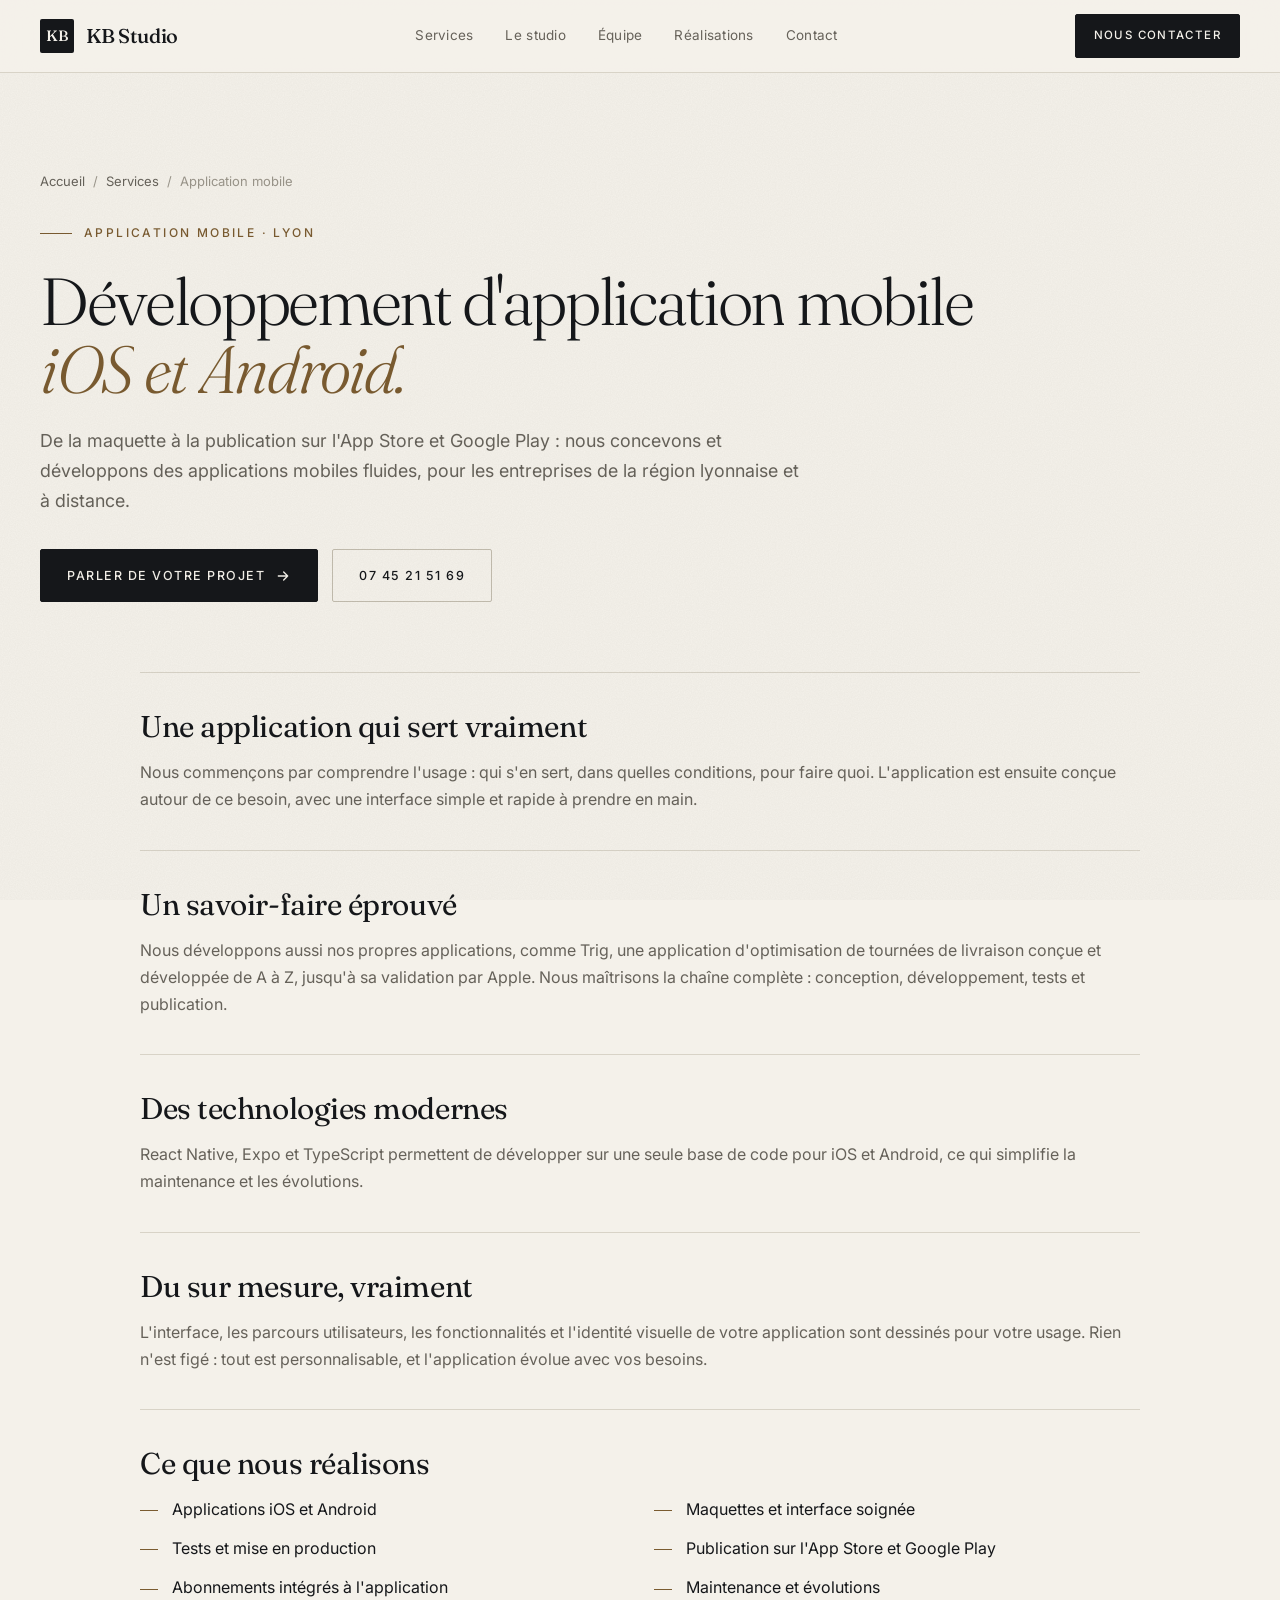
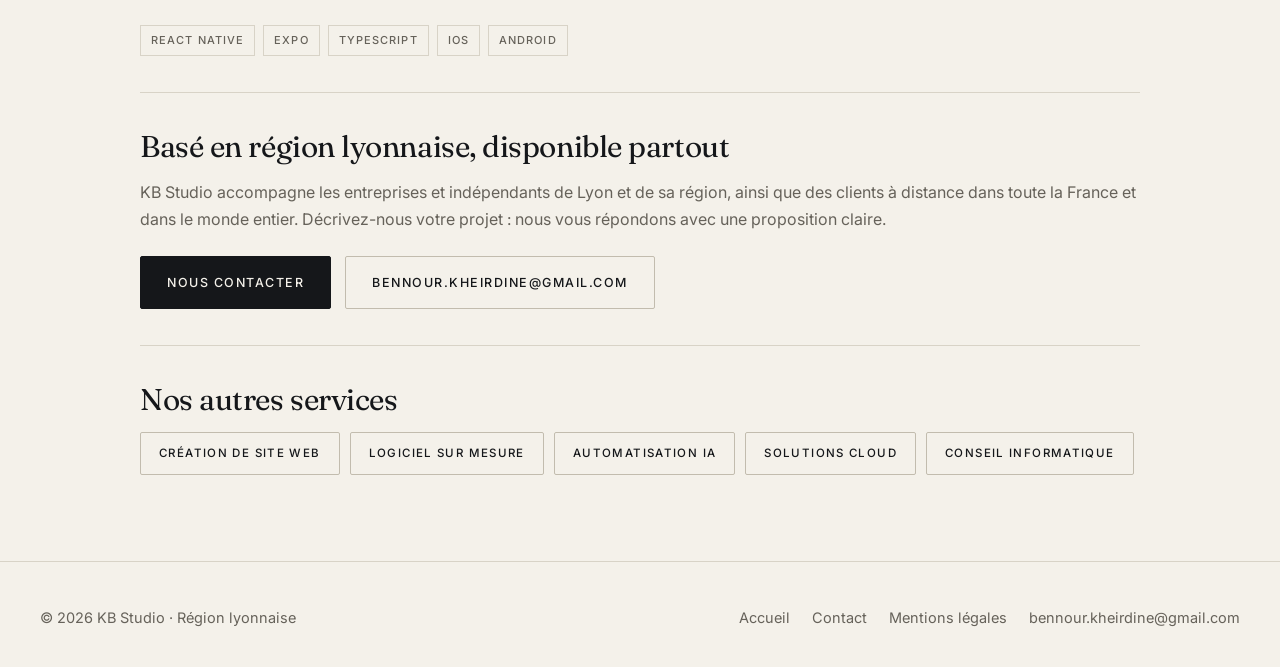
<file: developpement-application-mobile-lyon.html>
<!doctype html>
<html lang="fr">
<head>
  <meta charset="utf-8">
  <meta name="viewport" content="width=device-width, initial-scale=1">
  <title>Application mobile sur mesure à Lyon | KB Studio</title>
  <meta name="description" content="Développement d'applications mobiles iOS et Android en région lyonnaise, de la maquette à la publication sur les stores. KB Studio.">
  <meta name="author" content="Kheir-dine Bennour">
  <meta name="robots" content="index, follow, max-image-preview:large">
  <link rel="canonical" href="https://kheirdine69.github.io/kb-studio/developpement-application-mobile-lyon.html">
  <meta property="og:type" content="website">
  <meta property="og:locale" content="fr_FR">
  <meta property="og:site_name" content="KB Studio">
  <meta property="og:title" content="Application mobile sur mesure à Lyon | KB Studio">
  <meta property="og:description" content="Développement d'applications mobiles iOS et Android en région lyonnaise, de la maquette à la publication sur les stores. KB Studio.">
  <meta property="og:url" content="https://kheirdine69.github.io/kb-studio/developpement-application-mobile-lyon.html">
  <meta property="og:image" content="https://kheirdine69.github.io/kb-studio/og-image.png">
  <meta name="twitter:card" content="summary_large_image">
  <script type="application/ld+json">{"@context":"https://schema.org","@graph":[{"@type":"Service","name":"Application mobile à Lyon","description":"Développement d'applications mobiles iOS et Android en région lyonnaise, de la maquette à la publication sur les stores. KB Studio.","url":"https://kheirdine69.github.io/kb-studio/developpement-application-mobile-lyon.html","serviceType":"Application mobile","provider":{"@type":"ProfessionalService","name":"KB Studio","url":"https://kheirdine69.github.io/kb-studio/","telephone":"+33745215169","email":"bennour.kheirdine@gmail.com"},"areaServed":[{"@type":"City","name":"Lyon"},{"@type":"Country","name":"France"}]},{"@type":"BreadcrumbList","itemListElement":[{"@type":"ListItem","position":1,"name":"Accueil","item":"https://kheirdine69.github.io/kb-studio/"},{"@type":"ListItem","position":2,"name":"Application mobile","item":"https://kheirdine69.github.io/kb-studio/developpement-application-mobile-lyon.html"}]}]}</script>
  <meta name="theme-color" content="#f4f1ea">
  <link rel="icon" href="data:image/svg+xml,%3Csvg xmlns='http://www.w3.org/2000/svg' viewBox='0 0 64 64'%3E%3Cdefs%3E%3ClinearGradient id='g' x1='0' y1='0' x2='1' y2='1'%3E%3Cstop stop-color='%2315171a'/%3E%3Cstop offset='1' stop-color='%238a6a3d'/%3E%3C/linearGradient%3E%3C/defs%3E%3Crect width='64' height='64' rx='18' fill='url(%23g)'/%3E%3Ctext x='32' y='42' font-family='Arial' font-weight='800' font-size='26' fill='white' text-anchor='middle'%3EKB%3C/text%3E%3C/svg%3E">
  <link rel="preconnect" href="https://fonts.googleapis.com">
  <link rel="preconnect" href="https://fonts.gstatic.com" crossorigin>
  <link href="https://fonts.googleapis.com/css2?family=Inter:wght@400;500;600&family=Fraunces:ital,opsz,wght@0,9..144,300..600;1,9..144,300..600&display=swap" rel="stylesheet">
  <link rel="stylesheet" href="styles.css">
  <script>document.documentElement.classList.add("js");</script>
</head>
<body>

  <div class="progress" aria-hidden="true"></div>
  <header class="nav">
    <a class="brand" href="index.html"><span class="brand-mark">KB</span>KB Studio</a>
    <nav class="nav-links" aria-label="Navigation principale">
      <a href="index.html#services" class="active">Services</a>
      <a href="index.html#apropos">Le studio</a>
      <a href="index.html#equipe">Équipe</a>
      <a href="index.html#projet">Réalisations</a>
      <a href="contact.html">Contact</a>
    </nav>
    <div class="nav-cta">
      <a class="btn btn-primary btn-sm magnetic" href="contact.html">Nous contacter</a>
      <button class="burger" aria-label="Ouvrir le menu" aria-expanded="false"><i></i><i></i></button>
    </div>
  </header>
  <nav class="mobile-menu" aria-label="Menu mobile">
    <a href="index.html">Accueil</a>
    <a href="index.html#services">Services</a>
    <a href="index.html#apropos">Le studio</a>
    <a href="index.html#projet">Réalisations</a>
    <a href="contact.html" class="grad">Contact →</a>
  </nav>

  <main>
    <section class="contact-hero svc">
      <div class="wrap">
        <nav class="crumbs reveal" aria-label="Fil d'Ariane"><a href="index.html">Accueil</a><span>/</span><a href="index.html#services">Services</a><span>/</span>Application mobile</nav>
        <span class="eyebrow reveal">Application mobile · Lyon</span>
        <h1 data-split style="--d:100ms">Développement d'application mobile<br><span class="grad">iOS et Android.</span></h1>
        <p class="lead reveal" style="--d:500ms">De la maquette à la publication sur l'App Store et Google Play : nous concevons et développons des applications mobiles fluides, pour les entreprises de la région lyonnaise et à distance.</p>
        <div class="hero-actions reveal" style="--d:650ms">
          <a class="btn btn-primary magnetic" href="contact.html">Parler de votre projet
            <svg viewBox="0 0 24 24" fill="none" stroke="currentColor" stroke-width="2" stroke-linecap="round" stroke-linejoin="round"><path d="M5 12h14M13 6l6 6-6 6"/></svg>
          </a>
          <a class="btn btn-ghost magnetic" href="tel:+33745215169">07 45 21 51 69</a>
        </div>
      </div>
    </section>

    <section style="padding-top:30px; padding-bottom:50px">
      <div class="wrap legal wide" data-stagger>
        <article class="legal-card reveal">
          <h2>Une application qui sert vraiment</h2>
          <p>Nous commençons par comprendre l'usage : qui s'en sert, dans quelles conditions, pour faire quoi. L'application est ensuite conçue autour de ce besoin, avec une interface simple et rapide à prendre en main.</p>
        </article>

        <article class="legal-card reveal">
          <h2>Un savoir-faire éprouvé</h2>
          <p>Nous développons aussi nos propres applications, comme Trig, une application d'optimisation de tournées de livraison conçue et développée de A à Z, jusqu'à sa validation par Apple. Nous maîtrisons la chaîne complète : conception, développement, tests et publication.</p>
        </article>

        <article class="legal-card reveal">
          <h2>Des technologies modernes</h2>
          <p>React Native, Expo et TypeScript permettent de développer sur une seule base de code pour iOS et Android, ce qui simplifie la maintenance et les évolutions.</p>
        </article>

        <article class="legal-card reveal">
          <h2>Du sur mesure, vraiment</h2>
          <p>L'interface, les parcours utilisateurs, les fonctionnalités et l'identité visuelle de votre application sont dessinés pour votre usage. Rien n'est figé : tout est personnalisable, et l'application évolue avec vos besoins.</p>
        </article>

        <article class="legal-card reveal">
          <h2>Ce que nous réalisons</h2>
          <ul class="checks">
            <li>Applications iOS et Android</li>
            <li>Maquettes et interface soignée</li>
            <li>Tests et mise en production</li>
            <li>Publication sur l'App Store et Google Play</li>
            <li>Abonnements intégrés à l'application</li>
            <li>Maintenance et évolutions</li>
          </ul>
          <div class="tags" style="margin-top:24px"><span>React Native</span><span>Expo</span><span>TypeScript</span><span>iOS</span><span>Android</span></div>
        </article>

        <article class="legal-card reveal">
          <h2>Basé en région lyonnaise, disponible partout</h2>
          <p>KB Studio accompagne les entreprises et indépendants de Lyon et de sa région, ainsi que des clients à distance dans toute la France et dans le monde entier. Décrivez-nous votre projet : nous vous répondons avec une proposition claire.</p>
          <div class="hero-actions" style="margin-top:22px">
            <a class="btn btn-primary magnetic" href="contact.html">Nous contacter</a>
            <a class="btn btn-ghost magnetic" href="mailto:bennour.kheirdine@gmail.com">bennour.kheirdine@gmail.com</a>
          </div>
        </article>

        <article class="legal-card reveal">
          <h2>Nos autres services</h2>
          <div class="related">
            <a class="btn btn-ghost btn-sm" href="creation-site-web-lyon.html">Création de site web</a>
            <a class="btn btn-ghost btn-sm" href="creation-logiciel-sur-mesure-lyon.html">Logiciel sur mesure</a>
            <a class="btn btn-ghost btn-sm" href="automatisation-ia-lyon.html">Automatisation IA</a>
            <a class="btn btn-ghost btn-sm" href="solutions-cloud-lyon.html">Solutions cloud</a>
            <a class="btn btn-ghost btn-sm" href="conseil-informatique-lyon.html">Conseil informatique</a>
          </div>
        </article>
      </div>
    </section>
  </main>

  <footer>
    <div class="wrap">
      <div class="foot">
        <span>© <span data-year>2026</span> KB Studio · Région lyonnaise</span>
        <div class="foot-links">
          <a href="index.html">Accueil</a>
          <a href="contact.html">Contact</a>
          <a href="mentions-legales.html">Mentions légales</a>
          <a href="mailto:bennour.kheirdine@gmail.com">bennour.kheirdine@gmail.com</a>
        </div>
      </div>
    </div>
  </footer>

  <script src="script.js"></script>
</body>
</html>
</file>
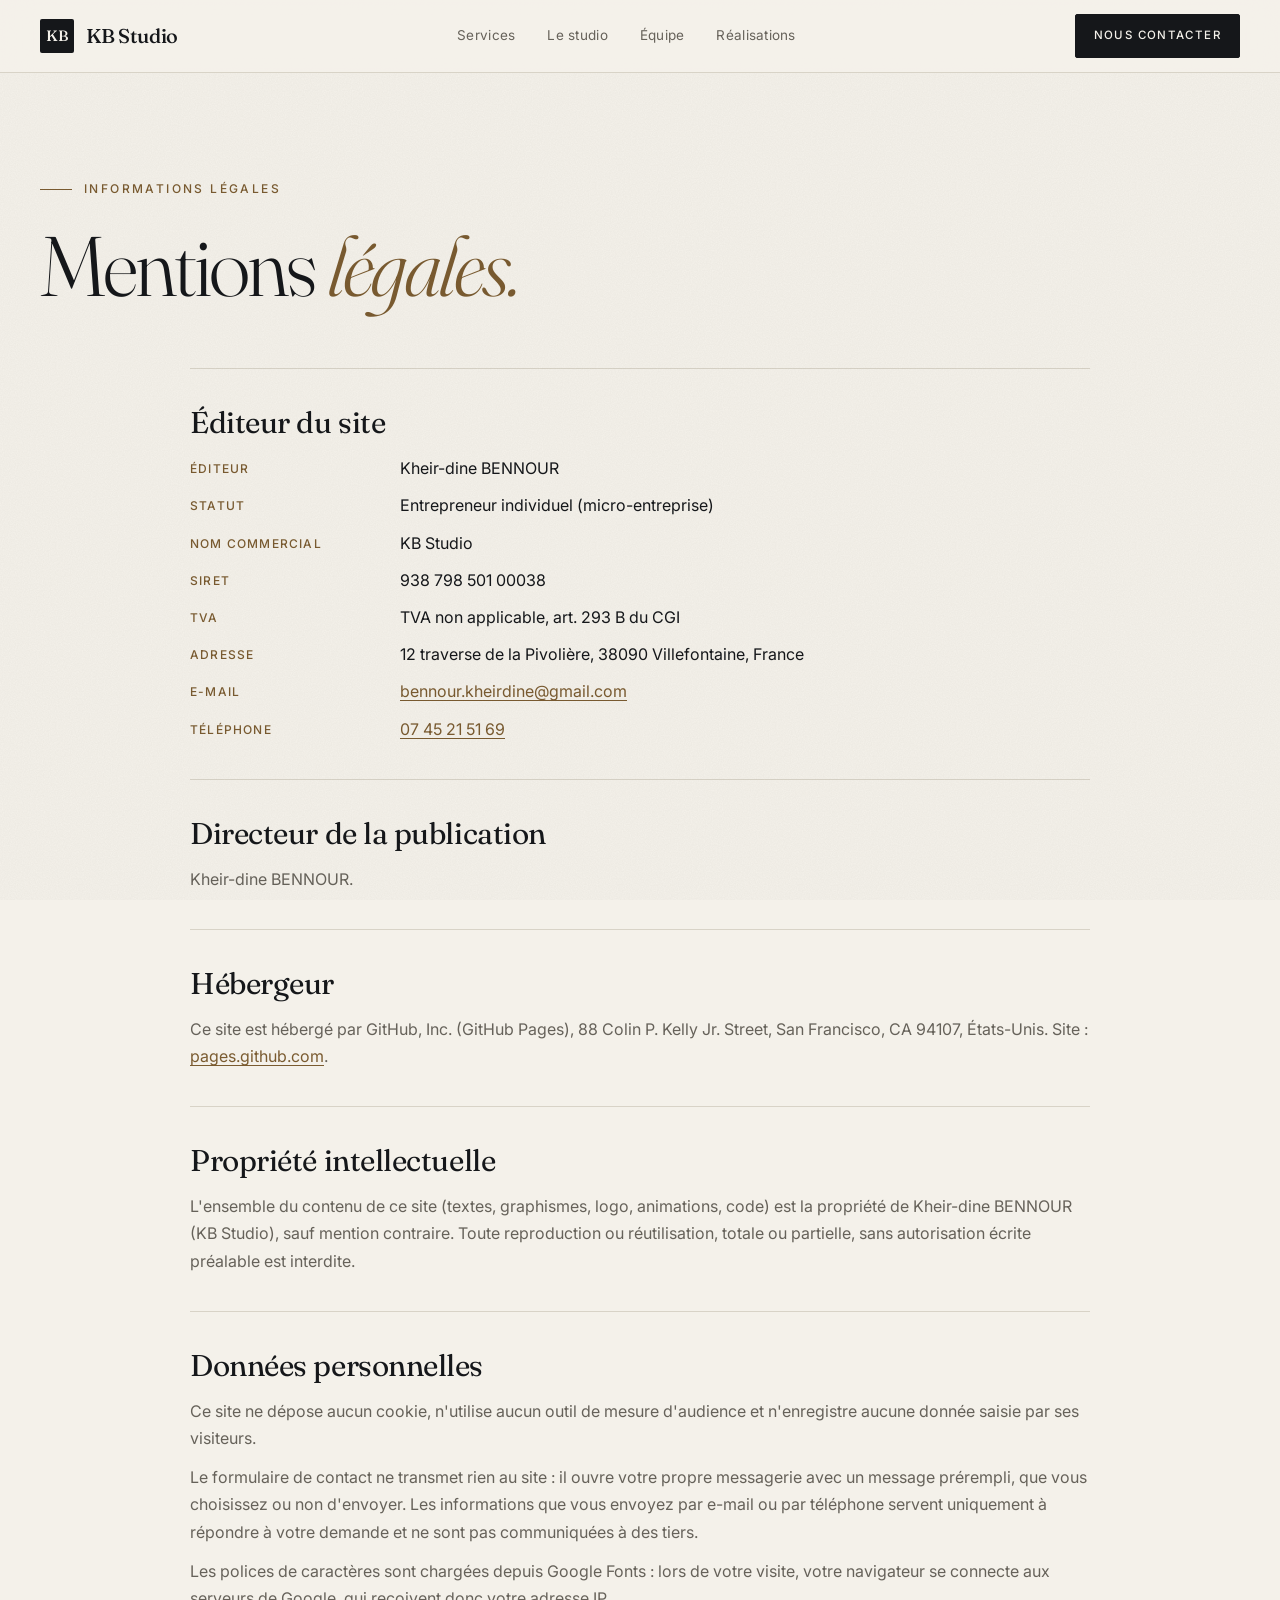
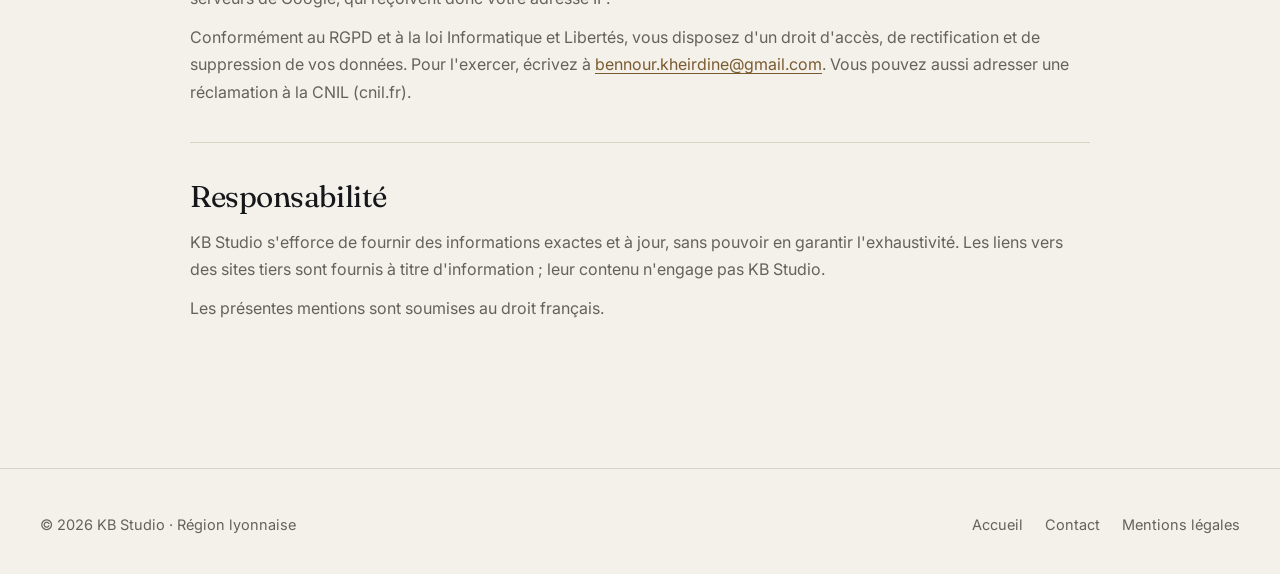
<file: mentions-legales.html>
<!doctype html>
<html lang="fr">
<head>
  <meta charset="utf-8">
  <meta name="viewport" content="width=device-width, initial-scale=1">
  <title>Mentions légales — KB Studio</title>
  <meta name="description" content="Mentions légales du site de KB Studio : éditeur, hébergeur, propriété intellectuelle et données personnelles.">
  <meta name="robots" content="noindex, follow">
  <meta name="theme-color" content="#f4f1ea">
  <link rel="icon" href="data:image/svg+xml,%3Csvg xmlns='http://www.w3.org/2000/svg' viewBox='0 0 64 64'%3E%3Cdefs%3E%3ClinearGradient id='g' x1='0' y1='0' x2='1' y2='1'%3E%3Cstop stop-color='%2315171a'/%3E%3Cstop offset='1' stop-color='%238a6a3d'/%3E%3C/linearGradient%3E%3C/defs%3E%3Crect width='64' height='64' rx='18' fill='url(%23g)'/%3E%3Ctext x='32' y='42' font-family='Arial' font-weight='800' font-size='26' fill='white' text-anchor='middle'%3EKB%3C/text%3E%3C/svg%3E">
  <link rel="preconnect" href="https://fonts.googleapis.com">
  <link rel="preconnect" href="https://fonts.gstatic.com" crossorigin>
  <link href="https://fonts.googleapis.com/css2?family=Inter:wght@400;500;600&family=Fraunces:ital,opsz,wght@0,9..144,300..600;1,9..144,300..600&display=swap" rel="stylesheet">
  <link rel="stylesheet" href="styles.css">
  <script>document.documentElement.classList.add("js");</script>
</head>
<body>

  <div class="progress" aria-hidden="true"></div>
  <header class="nav">
    <a class="brand" href="index.html"><span class="brand-mark">KB</span>KB Studio</a>
    <nav class="nav-links" aria-label="Navigation principale">
      <a href="index.html#services">Services</a>
      <a href="index.html#apropos">Le studio</a>
      <a href="index.html#equipe">Équipe</a>
      <a href="index.html#projet">Réalisations</a>
    </nav>
    <div class="nav-cta">
      <a class="btn btn-primary btn-sm magnetic" href="contact.html">Nous contacter</a>
      <button class="burger" aria-label="Ouvrir le menu" aria-expanded="false"><i></i><i></i></button>
    </div>
  </header>
  <nav class="mobile-menu" aria-label="Menu mobile">
    <a href="index.html">Accueil</a>
    <a href="index.html#services">Services</a>
    <a href="index.html#apropos">Le studio</a>
    <a href="index.html#equipe">Équipe</a>
    <a href="contact.html" class="grad">Contact →</a>
  </nav>

  <main>
    <section class="contact-hero">
      <div class="wrap">
        <span class="eyebrow reveal">Informations légales</span>
        <h1 data-split style="--d:100ms">Mentions <span class="grad">légales.</span></h1>
      </div>
    </section>

    <section style="padding-top:20px; padding-bottom:110px">
      <div class="wrap legal" data-stagger>

        <article class="legal-card reveal">
          <h2>Éditeur du site</h2>
          <dl>
            <dt>Éditeur</dt><dd>Kheir-dine BENNOUR</dd>
            <dt>Statut</dt><dd>Entrepreneur individuel (micro-entreprise)</dd>
            <dt>Nom commercial</dt><dd>KB Studio</dd>
            <dt>SIRET</dt><dd>938 798 501 00038</dd>
            <dt>TVA</dt><dd>TVA non applicable, art. 293 B du CGI</dd>
            <dt>Adresse</dt><dd>12 traverse de la Pivolière, 38090 Villefontaine, France</dd>
            <dt>E-mail</dt><dd><a href="mailto:bennour.kheirdine@gmail.com">bennour.kheirdine@gmail.com</a></dd>
            <dt>Téléphone</dt><dd><a href="tel:+33745215169">07 45 21 51 69</a></dd>
          </dl>
        </article>

        <article class="legal-card reveal">
          <h2>Directeur de la publication</h2>
          <p>Kheir-dine BENNOUR.</p>
        </article>

        <article class="legal-card reveal">
          <h2>Hébergeur</h2>
          <p>Ce site est hébergé par GitHub, Inc. (GitHub Pages), 88 Colin P. Kelly Jr. Street, San Francisco, CA 94107, États-Unis. Site : <a href="https://pages.github.com" rel="noopener">pages.github.com</a>.</p>
        </article>

        <article class="legal-card reveal">
          <h2>Propriété intellectuelle</h2>
          <p>L'ensemble du contenu de ce site (textes, graphismes, logo, animations, code) est la propriété de Kheir-dine BENNOUR (KB Studio), sauf mention contraire. Toute reproduction ou réutilisation, totale ou partielle, sans autorisation écrite préalable est interdite.</p>
        </article>

        <article class="legal-card reveal">
          <h2>Données personnelles</h2>
          <p>Ce site ne dépose aucun cookie, n'utilise aucun outil de mesure d'audience et n'enregistre aucune donnée saisie par ses visiteurs.</p>
          <p>Le formulaire de contact ne transmet rien au site : il ouvre votre propre messagerie avec un message prérempli, que vous choisissez ou non d'envoyer. Les informations que vous envoyez par e-mail ou par téléphone servent uniquement à répondre à votre demande et ne sont pas communiquées à des tiers.</p>
          <p>Les polices de caractères sont chargées depuis Google Fonts : lors de votre visite, votre navigateur se connecte aux serveurs de Google, qui reçoivent donc votre adresse IP.</p>
          <p>Conformément au RGPD et à la loi Informatique et Libertés, vous disposez d'un droit d'accès, de rectification et de suppression de vos données. Pour l'exercer, écrivez à <a href="mailto:bennour.kheirdine@gmail.com">bennour.kheirdine@gmail.com</a>. Vous pouvez aussi adresser une réclamation à la CNIL (cnil.fr).</p>
        </article>

        <article class="legal-card reveal">
          <h2>Responsabilité</h2>
          <p>KB Studio s'efforce de fournir des informations exactes et à jour, sans pouvoir en garantir l'exhaustivité. Les liens vers des sites tiers sont fournis à titre d'information ; leur contenu n'engage pas KB Studio.</p>
          <p>Les présentes mentions sont soumises au droit français.</p>
        </article>

      </div>
    </section>
  </main>

  <footer>
    <div class="wrap">
      <div class="foot">
        <span>© <span data-year>2026</span> KB Studio · Région lyonnaise</span>
        <div class="foot-links">
          <a href="index.html">Accueil</a>
          <a href="contact.html">Contact</a>
          <a href="mentions-legales.html">Mentions légales</a>
        </div>
      </div>
    </div>
  </footer>

  <script src="script.js"></script>
</body>
</html>
</file>
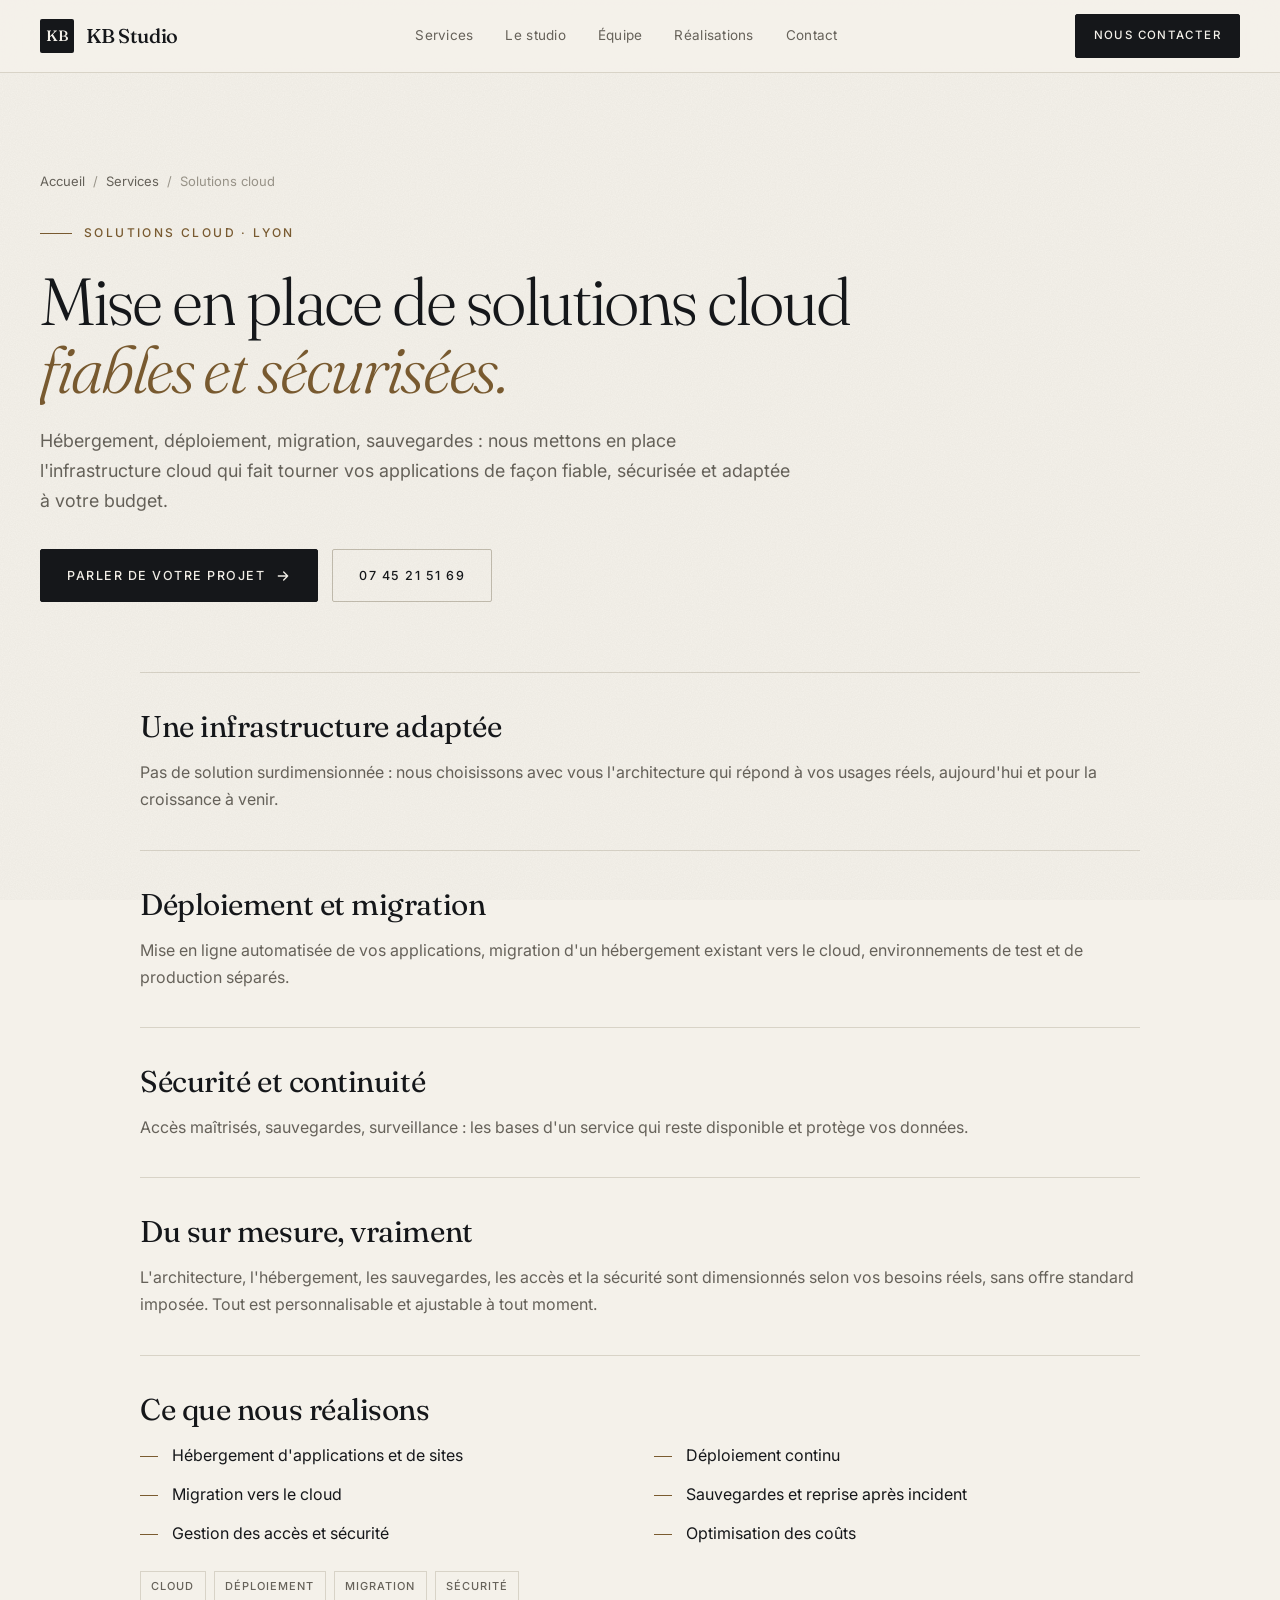
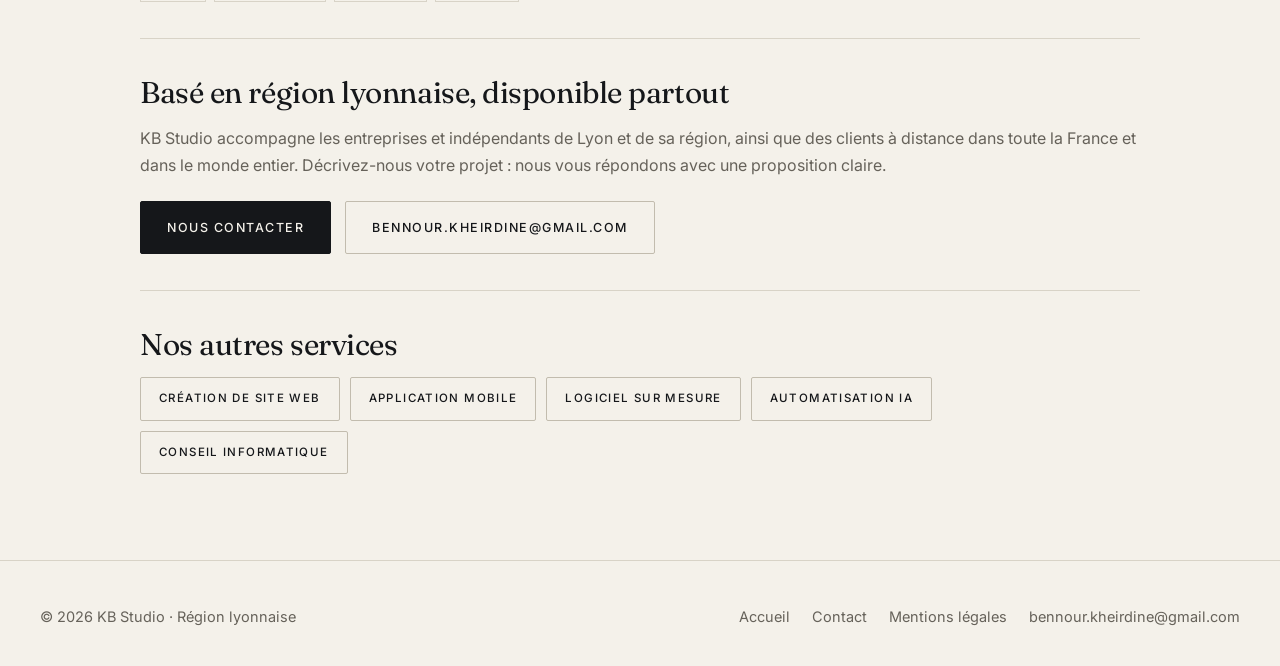
<file: solutions-cloud-lyon.html>
<!doctype html>
<html lang="fr">
<head>
  <meta charset="utf-8">
  <meta name="viewport" content="width=device-width, initial-scale=1">
  <title>Solutions cloud sur mesure à Lyon | KB Studio</title>
  <meta name="description" content="Mise en place de solutions cloud en région lyonnaise : hébergement, déploiement continu, migration et sécurité de vos applications.">
  <meta name="author" content="Kheir-dine Bennour">
  <meta name="robots" content="index, follow, max-image-preview:large">
  <link rel="canonical" href="https://kheirdine69.github.io/kb-studio/solutions-cloud-lyon.html">
  <meta property="og:type" content="website">
  <meta property="og:locale" content="fr_FR">
  <meta property="og:site_name" content="KB Studio">
  <meta property="og:title" content="Solutions cloud sur mesure à Lyon | KB Studio">
  <meta property="og:description" content="Mise en place de solutions cloud en région lyonnaise : hébergement, déploiement continu, migration et sécurité de vos applications.">
  <meta property="og:url" content="https://kheirdine69.github.io/kb-studio/solutions-cloud-lyon.html">
  <meta property="og:image" content="https://kheirdine69.github.io/kb-studio/og-image.png">
  <meta name="twitter:card" content="summary_large_image">
  <script type="application/ld+json">{"@context":"https://schema.org","@graph":[{"@type":"Service","name":"Solutions cloud à Lyon","description":"Mise en place de solutions cloud en région lyonnaise : hébergement, déploiement continu, migration et sécurité de vos applications.","url":"https://kheirdine69.github.io/kb-studio/solutions-cloud-lyon.html","serviceType":"Solutions cloud","provider":{"@type":"ProfessionalService","name":"KB Studio","url":"https://kheirdine69.github.io/kb-studio/","telephone":"+33745215169","email":"bennour.kheirdine@gmail.com"},"areaServed":[{"@type":"City","name":"Lyon"},{"@type":"Country","name":"France"}]},{"@type":"BreadcrumbList","itemListElement":[{"@type":"ListItem","position":1,"name":"Accueil","item":"https://kheirdine69.github.io/kb-studio/"},{"@type":"ListItem","position":2,"name":"Solutions cloud","item":"https://kheirdine69.github.io/kb-studio/solutions-cloud-lyon.html"}]}]}</script>
  <meta name="theme-color" content="#f4f1ea">
  <link rel="icon" href="data:image/svg+xml,%3Csvg xmlns='http://www.w3.org/2000/svg' viewBox='0 0 64 64'%3E%3Cdefs%3E%3ClinearGradient id='g' x1='0' y1='0' x2='1' y2='1'%3E%3Cstop stop-color='%2315171a'/%3E%3Cstop offset='1' stop-color='%238a6a3d'/%3E%3C/linearGradient%3E%3C/defs%3E%3Crect width='64' height='64' rx='18' fill='url(%23g)'/%3E%3Ctext x='32' y='42' font-family='Arial' font-weight='800' font-size='26' fill='white' text-anchor='middle'%3EKB%3C/text%3E%3C/svg%3E">
  <link rel="preconnect" href="https://fonts.googleapis.com">
  <link rel="preconnect" href="https://fonts.gstatic.com" crossorigin>
  <link href="https://fonts.googleapis.com/css2?family=Inter:wght@400;500;600&family=Fraunces:ital,opsz,wght@0,9..144,300..600;1,9..144,300..600&display=swap" rel="stylesheet">
  <link rel="stylesheet" href="styles.css">
  <script>document.documentElement.classList.add("js");</script>
</head>
<body>

  <div class="progress" aria-hidden="true"></div>
  <header class="nav">
    <a class="brand" href="index.html"><span class="brand-mark">KB</span>KB Studio</a>
    <nav class="nav-links" aria-label="Navigation principale">
      <a href="index.html#services" class="active">Services</a>
      <a href="index.html#apropos">Le studio</a>
      <a href="index.html#equipe">Équipe</a>
      <a href="index.html#projet">Réalisations</a>
      <a href="contact.html">Contact</a>
    </nav>
    <div class="nav-cta">
      <a class="btn btn-primary btn-sm magnetic" href="contact.html">Nous contacter</a>
      <button class="burger" aria-label="Ouvrir le menu" aria-expanded="false"><i></i><i></i></button>
    </div>
  </header>
  <nav class="mobile-menu" aria-label="Menu mobile">
    <a href="index.html">Accueil</a>
    <a href="index.html#services">Services</a>
    <a href="index.html#apropos">Le studio</a>
    <a href="index.html#projet">Réalisations</a>
    <a href="contact.html" class="grad">Contact →</a>
  </nav>

  <main>
    <section class="contact-hero svc">
      <div class="wrap">
        <nav class="crumbs reveal" aria-label="Fil d'Ariane"><a href="index.html">Accueil</a><span>/</span><a href="index.html#services">Services</a><span>/</span>Solutions cloud</nav>
        <span class="eyebrow reveal">Solutions cloud · Lyon</span>
        <h1 data-split style="--d:100ms">Mise en place de solutions cloud<br><span class="grad">fiables et sécurisées.</span></h1>
        <p class="lead reveal" style="--d:500ms">Hébergement, déploiement, migration, sauvegardes : nous mettons en place l'infrastructure cloud qui fait tourner vos applications de façon fiable, sécurisée et adaptée à votre budget.</p>
        <div class="hero-actions reveal" style="--d:650ms">
          <a class="btn btn-primary magnetic" href="contact.html">Parler de votre projet
            <svg viewBox="0 0 24 24" fill="none" stroke="currentColor" stroke-width="2" stroke-linecap="round" stroke-linejoin="round"><path d="M5 12h14M13 6l6 6-6 6"/></svg>
          </a>
          <a class="btn btn-ghost magnetic" href="tel:+33745215169">07 45 21 51 69</a>
        </div>
      </div>
    </section>

    <section style="padding-top:30px; padding-bottom:50px">
      <div class="wrap legal wide" data-stagger>
        <article class="legal-card reveal">
          <h2>Une infrastructure adaptée</h2>
          <p>Pas de solution surdimensionnée : nous choisissons avec vous l'architecture qui répond à vos usages réels, aujourd'hui et pour la croissance à venir.</p>
        </article>

        <article class="legal-card reveal">
          <h2>Déploiement et migration</h2>
          <p>Mise en ligne automatisée de vos applications, migration d'un hébergement existant vers le cloud, environnements de test et de production séparés.</p>
        </article>

        <article class="legal-card reveal">
          <h2>Sécurité et continuité</h2>
          <p>Accès maîtrisés, sauvegardes, surveillance : les bases d'un service qui reste disponible et protège vos données.</p>
        </article>

        <article class="legal-card reveal">
          <h2>Du sur mesure, vraiment</h2>
          <p>L'architecture, l'hébergement, les sauvegardes, les accès et la sécurité sont dimensionnés selon vos besoins réels, sans offre standard imposée. Tout est personnalisable et ajustable à tout moment.</p>
        </article>

        <article class="legal-card reveal">
          <h2>Ce que nous réalisons</h2>
          <ul class="checks">
            <li>Hébergement d'applications et de sites</li>
            <li>Déploiement continu</li>
            <li>Migration vers le cloud</li>
            <li>Sauvegardes et reprise après incident</li>
            <li>Gestion des accès et sécurité</li>
            <li>Optimisation des coûts</li>
          </ul>
          <div class="tags" style="margin-top:24px"><span>Cloud</span><span>Déploiement</span><span>Migration</span><span>Sécurité</span></div>
        </article>

        <article class="legal-card reveal">
          <h2>Basé en région lyonnaise, disponible partout</h2>
          <p>KB Studio accompagne les entreprises et indépendants de Lyon et de sa région, ainsi que des clients à distance dans toute la France et dans le monde entier. Décrivez-nous votre projet : nous vous répondons avec une proposition claire.</p>
          <div class="hero-actions" style="margin-top:22px">
            <a class="btn btn-primary magnetic" href="contact.html">Nous contacter</a>
            <a class="btn btn-ghost magnetic" href="mailto:bennour.kheirdine@gmail.com">bennour.kheirdine@gmail.com</a>
          </div>
        </article>

        <article class="legal-card reveal">
          <h2>Nos autres services</h2>
          <div class="related">
            <a class="btn btn-ghost btn-sm" href="creation-site-web-lyon.html">Création de site web</a>
            <a class="btn btn-ghost btn-sm" href="developpement-application-mobile-lyon.html">Application mobile</a>
            <a class="btn btn-ghost btn-sm" href="creation-logiciel-sur-mesure-lyon.html">Logiciel sur mesure</a>
            <a class="btn btn-ghost btn-sm" href="automatisation-ia-lyon.html">Automatisation IA</a>
            <a class="btn btn-ghost btn-sm" href="conseil-informatique-lyon.html">Conseil informatique</a>
          </div>
        </article>
      </div>
    </section>
  </main>

  <footer>
    <div class="wrap">
      <div class="foot">
        <span>© <span data-year>2026</span> KB Studio · Région lyonnaise</span>
        <div class="foot-links">
          <a href="index.html">Accueil</a>
          <a href="contact.html">Contact</a>
          <a href="mentions-legales.html">Mentions légales</a>
          <a href="mailto:bennour.kheirdine@gmail.com">bennour.kheirdine@gmail.com</a>
        </div>
      </div>
    </div>
  </footer>

  <script src="script.js"></script>
</body>
</html>
</file>
<file: styles.css>
/* ==========================================================
   KB Studio — design épuré : ivoire, encre, bronze
   ========================================================== */
:root {
  --bg: #f4f1ea;
  --bg-2: #ebe7dd;
  --paper: #fbfaf6;
  --ink: #15171a;
  --ink-2: #2c2f34;
  --muted: #66625a;
  --dim: #9a958a;
  --line: #d8d3c7;
  --line-2: #c2bcae;
  --accent: #7a5b30;
  --accent-2: #c8a36a;
  --night: #15171a;
  --ok: #2f6b4f;
  --display: "Fraunces", Georgia, "Times New Roman", serif;
  --body: "Inter", "Segoe UI", system-ui, sans-serif;
  --mono: "Inter", "Segoe UI", system-ui, sans-serif;
  --ease: cubic-bezier(0.16, 1, 0.3, 1);
  --wrap: 1200px;
}

*, *::before, *::after { box-sizing: border-box; }
html { scroll-behavior: smooth; -webkit-text-size-adjust: 100%; overflow-x: clip; }
body {
  margin: 0; background: var(--bg); color: var(--ink);
  font-family: var(--body); font-size: 17px; line-height: 1.7;
  overflow-x: clip; -webkit-font-smoothing: antialiased; text-rendering: optimizeLegibility;
}
main, footer { overflow-x: clip; }
h1, h2, h3, p { margin: 0; }
a { color: inherit; text-decoration: none; }
button { font: inherit; color: inherit; background: none; border: 0; cursor: pointer; }
img, svg { display: block; max-width: 100%; }
::selection { background: var(--ink); color: var(--bg); }
::-webkit-scrollbar { width: 10px; }
::-webkit-scrollbar-track { background: var(--bg); }
::-webkit-scrollbar-thumb { background: var(--line-2); }
.wrap { width: min(var(--wrap), 100% - 48px); margin-inline: auto; }
.sr-only { position: absolute; width: 1px; height: 1px; padding: 0; margin: -1px; overflow: hidden; clip: rect(0, 0, 0, 0); white-space: nowrap; border: 0; }

/* Anciens effets désactivés */
.cursor-dot, .cursor-ring, .grain, .backdrop, #particles, .orbit, .scroll-hint, .loader { display: none !important; }

.progress { position: fixed; top: 0; left: 0; height: 2px; width: 100%; transform-origin: 0 50%; transform: scaleX(0); background: var(--ink); z-index: 120; }

/* ---------- Navigation ---------- */
.nav {
  position: fixed; top: 0; left: 0; right: 0; z-index: 100;
  display: flex; align-items: center; justify-content: space-between; gap: 16px;
  padding: 14px max(24px, calc((100vw - var(--wrap)) / 2));
  background: rgba(244, 241, 234, 0.9); backdrop-filter: blur(14px); -webkit-backdrop-filter: blur(14px);
  border-bottom: 1px solid var(--line); transition: transform 0.5s var(--ease);
}
.nav.hide { transform: translateY(-110%); }
.brand { display: flex; align-items: center; gap: 12px; font-family: var(--display); font-weight: 500; font-size: 20px; letter-spacing: -0.01em; }
.brand-mark { width: 34px; height: 34px; border-radius: 2px; display: grid; place-items: center; background: var(--ink); color: var(--bg); font-family: var(--display); font-weight: 500; font-size: 15px; letter-spacing: 0; }
.nav-links { display: flex; align-items: center; gap: 4px; }
.nav-links a { position: relative; padding: 8px 14px; font-size: 13.5px; letter-spacing: 0.02em; color: var(--muted); transition: color 0.3s; }
.nav-links a::after { content: ""; position: absolute; left: 14px; right: 14px; bottom: 2px; height: 1px; background: var(--ink); transform: scaleX(0); transform-origin: left; transition: transform 0.5s var(--ease); }
.nav-links a:hover, .nav-links a.active { color: var(--ink); }
.nav-links a:hover::after, .nav-links a.active::after { transform: scaleX(1); }
.nav-cta { display: flex; align-items: center; gap: 10px; }
.burger { display: none; width: 44px; height: 44px; position: relative; border: 1px solid var(--line-2); border-radius: 2px; }
.burger i { position: absolute; left: 12px; right: 12px; height: 1px; background: var(--ink); transition: transform 0.35s var(--ease), top 0.35s var(--ease); }
.burger i:nth-child(1) { top: 18px; }
.burger i:nth-child(2) { top: 25px; }
body.menu-open .burger i:nth-child(1) { top: 21px; transform: rotate(45deg); }
body.menu-open .burger i:nth-child(2) { top: 21px; transform: rotate(-45deg); }
.mobile-menu { position: fixed; inset: 0; z-index: 95; background: var(--bg); display: flex; flex-direction: column; justify-content: center; gap: 4px; padding: 32px; opacity: 0; visibility: hidden; transition: opacity 0.4s, visibility 0.4s; }
body.menu-open .mobile-menu { opacity: 1; visibility: visible; }
.mobile-menu a { font-family: var(--display); font-weight: 400; font-size: clamp(34px, 9vw, 50px); letter-spacing: -0.02em; line-height: 1.25; transform: translateY(20px); opacity: 0; transition: transform 0.6s var(--ease), opacity 0.6s; }
body.menu-open .mobile-menu a { transform: none; opacity: 1; }
body.menu-open .mobile-menu a:nth-child(2) { transition-delay: 0.05s; }
body.menu-open .mobile-menu a:nth-child(3) { transition-delay: 0.1s; }
body.menu-open .mobile-menu a:nth-child(4) { transition-delay: 0.15s; }
body.menu-open .mobile-menu a:nth-child(5) { transition-delay: 0.2s; }

/* ---------- Boutons ---------- */
.btn { display: inline-flex; align-items: center; gap: 10px; padding: 15px 26px; border-radius: 2px; border: 1px solid transparent; font-weight: 500; font-size: 12.5px; letter-spacing: 0.12em; text-transform: uppercase; white-space: nowrap; transition: background 0.35s, color 0.35s, border-color 0.35s, transform 0.4s var(--ease); }
.btn svg { width: 16px; height: 16px; transition: transform 0.4s var(--ease); }
.btn:hover svg { transform: translateX(4px); }
.btn-primary { background: var(--ink); color: var(--bg); border-color: var(--ink); }
.btn-primary:hover { background: var(--accent); border-color: var(--accent); }
.btn-ghost { color: var(--ink); border-color: var(--line-2); }
.btn-ghost:hover { background: var(--ink); color: var(--bg); border-color: var(--ink); }
.btn-sm { padding: 11px 18px; font-size: 11.5px; }

/* ---------- Texte ---------- */
.grad, .grad .wi { font-style: italic; color: var(--accent); }
.eyebrow { display: inline-flex; align-items: center; gap: 12px; font-size: 12px; font-weight: 500; letter-spacing: 0.2em; text-transform: uppercase; color: var(--accent); }
.eyebrow::before { content: ""; width: 32px; height: 1px; background: currentColor; }
.title { font-family: var(--display); font-weight: 400; font-size: clamp(36px, 5.2vw, 68px); line-height: 1.06; letter-spacing: -0.025em; margin-top: 18px; }
.lead { color: var(--muted); font-size: clamp(17px, 1.4vw, 19.5px); max-width: 620px; margin-top: 22px; }
.w { display: inline-block; overflow: hidden; vertical-align: top; padding-bottom: 0.14em; margin-bottom: -0.14em; }
.wi { display: inline-block; }
html.js [data-split] .wi { transform: translateY(108%); transition: transform 1.1s var(--ease); transition-delay: calc(var(--i, 0) * 40ms + var(--d, 0ms)); }
html.js [data-split].in .wi { transform: none; }
html.js .reveal { opacity: 0; transform: translateY(26px); transition: opacity 1s var(--ease), transform 1s var(--ease); transition-delay: var(--d, 0ms); }
html.js .reveal.in { opacity: 1; transform: none; }

section { position: relative; padding: clamp(90px, 11vw, 150px) 0; }
.sec-head { display: flex; align-items: flex-end; justify-content: space-between; gap: 32px; flex-wrap: wrap; margin-bottom: clamp(44px, 6vw, 80px); }
.ghost-num { font-family: var(--display); font-weight: 300; font-size: clamp(90px, 13vw, 190px); line-height: 0.8; letter-spacing: -0.04em; color: transparent; -webkit-text-stroke: 1px var(--line-2); user-select: none; }

/* ---------- Accueil ---------- */
.hero { min-height: 100svh; display: flex; align-items: center; padding: 150px 0 90px; }
.hero-inner { position: relative; }
.badge { display: inline-flex; align-items: center; gap: 10px; padding: 8px 16px; border: 1px solid var(--line-2); background: var(--paper); font-size: 12px; letter-spacing: 0.06em; color: var(--muted); }
.pulse { width: 6px; height: 6px; border-radius: 50%; background: var(--accent); flex: none; }
.hero h1 { font-family: var(--display); font-weight: 400; font-size: clamp(46px, 8.6vw, 124px); line-height: 1; letter-spacing: -0.04em; margin: 30px 0 0; }
.hero h1 .outline { color: var(--ink-2); }
.hero-sub { display: grid; grid-template-columns: 1.1fr 1fr; gap: 48px; align-items: end; margin-top: 56px; padding-top: 32px; border-top: 1px solid var(--line); }
.typed-line { font-family: var(--display); font-weight: 400; font-size: clamp(20px, 2.3vw, 30px); line-height: 1.3; letter-spacing: -0.01em; }
.typed-line span { color: var(--muted); font-size: 0.82em; }
.hero-desc { color: var(--muted); font-size: 18px; max-width: 480px; }
.hero-actions { display: flex; gap: 14px; flex-wrap: wrap; margin-top: 30px; }

.marquee { overflow: hidden; border-block: 1px solid var(--line); padding: 24px 0; background: var(--bg-2); }
.marquee-track { display: flex; width: max-content; animation: marquee 70s linear infinite; }
.marquee:hover .marquee-track { animation-play-state: paused; }
.marquee-track span { display: inline-flex; align-items: center; gap: 40px; padding-right: 40px; font-family: var(--display); font-style: italic; font-weight: 300; font-size: clamp(24px, 3vw, 40px); white-space: nowrap; color: var(--ink-2); }
.marquee-track span::after { content: "◆"; font-size: 0.4em; font-style: normal; color: var(--accent); }
@keyframes marquee { to { transform: translateX(-50%); } }

/* ---------- Services ---------- */
.cards { display: grid; grid-template-columns: repeat(3, 1fr); border-top: 1px solid var(--line); border-left: 1px solid var(--line); }
.card { position: relative; padding: 36px 32px 34px; border-right: 1px solid var(--line); border-bottom: 1px solid var(--line); transition: background 0.5s var(--ease); }
.card:hover { background: var(--paper); }
.card-icon { width: 48px; height: 48px; display: grid; place-items: center; border-radius: 50%; border: 1px solid var(--line-2); color: var(--accent); transition: background 0.4s, color 0.4s, border-color 0.4s; }
.card:hover .card-icon { background: var(--ink); color: var(--bg); border-color: var(--ink); }
.card-icon svg { width: 22px; height: 22px; fill: none; stroke: currentColor; stroke-width: 1.4; stroke-linecap: round; stroke-linejoin: round; }
.card-num { position: absolute; top: 30px; right: 30px; font-family: var(--display); font-style: italic; font-size: 16px; color: var(--dim); }
.card h3 { font-family: var(--display); font-weight: 500; font-size: 26px; letter-spacing: -0.015em; line-height: 1.15; margin: 28px 0 10px; }
.card p { color: var(--muted); font-size: 15.5px; }
.tags { display: flex; flex-wrap: wrap; gap: 8px; margin-top: 22px; }
.tags span { font-size: 11px; font-weight: 500; letter-spacing: 0.1em; text-transform: uppercase; padding: 5px 10px; border: 1px solid var(--line); color: var(--muted); }
.card-link { display: inline-flex; align-items: center; gap: 8px; margin-top: 24px; padding-bottom: 3px; border-bottom: 1px solid var(--accent); font-weight: 500; font-size: 12.5px; letter-spacing: 0.1em; text-transform: uppercase; color: var(--ink); transition: gap 0.4s var(--ease), color 0.3s; }
.card-link:hover { gap: 14px; color: var(--accent); }

/* ---------- À propos ---------- */
.about-grid { display: grid; grid-template-columns: 1fr 1fr; gap: clamp(36px, 6vw, 90px); align-items: start; }
.about-grid .title { font-size: clamp(32px, 4.1vw, 56px); }
.about-text p + p { margin-top: 18px; }
.about-text p { color: var(--muted); font-size: 18px; }
.about-text strong { color: var(--ink); font-weight: 500; }
.stats { display: grid; grid-template-columns: repeat(3, 1fr); margin-top: 40px; border-top: 1px solid var(--line-2); }
.stat { padding: 22px 18px 0 0; min-width: 0; }
.stat b { display: block; font-family: var(--display); font-weight: 300; font-size: clamp(34px, 4vw, 54px); line-height: 1; letter-spacing: -0.03em; }
.stat span { display: block; margin-top: 10px; font-size: 13.5px; color: var(--muted); line-height: 1.4; }
.profile { background: var(--paper); border: 1px solid var(--line); padding: clamp(26px, 3.4vw, 44px); }
.profile h3 { font-family: var(--display); font-weight: 400; font-size: 30px; letter-spacing: -0.02em; margin-bottom: 20px; }
.profile dl { display: grid; grid-template-columns: 120px 1fr; margin: 0; }
.profile dt { padding: 17px 0; border-top: 1px solid var(--line); font-size: 11.5px; font-weight: 500; letter-spacing: 0.16em; text-transform: uppercase; color: var(--accent); }
.profile dd { margin: 0; padding: 15px 0; border-top: 1px solid var(--line); font-size: 15.5px; line-height: 1.6; }

/* ---------- Équipe ---------- */
.team { display: grid; grid-template-columns: 1fr 1fr; gap: 20px; margin-top: clamp(36px, 5vw, 60px); }
.member { display: flex; gap: 24px; align-items: flex-start; padding: 32px; background: var(--paper); border: 1px solid var(--line); transition: border-color 0.4s, transform 0.5s var(--ease); }
.member:hover { border-color: var(--ink); transform: translateY(-4px); }
.avatar { flex: none; width: 76px; height: 76px; border-radius: 50%; display: grid; place-items: center; background: var(--ink); color: var(--bg); font-family: var(--display); font-weight: 400; font-size: 26px; }
.member h3 { font-family: var(--display); font-weight: 500; font-size: clamp(22px, 2.3vw, 28px); letter-spacing: -0.015em; line-height: 1.2; }
.role { font-size: 11.5px; font-weight: 500; letter-spacing: 0.14em; text-transform: uppercase; color: var(--accent); margin: 8px 0 12px; line-height: 1.5; }
.member p { color: var(--muted); font-size: 15.5px; }

/* ---------- Parcours ---------- */
.timeline { position: relative; display: grid; padding-left: 46px; }
.timeline::before { content: ""; position: absolute; left: 8px; top: 10px; bottom: 10px; width: 1px; background: var(--line-2); }
.timeline-fill { position: absolute; left: 8px; top: 10px; width: 1px; height: calc((100% - 20px) * var(--p, 0)); background: var(--ink); }
.tl-item { position: relative; padding: 30px 0 34px; border-bottom: 1px solid var(--line); }
.tl-item:first-of-type { padding-top: 10px; }
.tl-item::before { content: ""; position: absolute; left: -42px; top: 18px; width: 9px; height: 9px; border-radius: 50%; background: var(--bg); border: 1px solid var(--ink); }
.tl-item:not(:first-of-type)::before { top: 38px; }
.tl-top { display: flex; align-items: center; justify-content: space-between; gap: 16px; flex-wrap: wrap; }
.tl-kind { font-size: 11.5px; font-weight: 500; letter-spacing: 0.18em; text-transform: uppercase; color: var(--accent); }
.tl-level { font-size: 12px; padding: 4px 12px; border: 1px solid var(--line-2); color: var(--muted); }
.tl-item h3 { font-family: var(--display); font-weight: 400; font-size: clamp(24px, 3vw, 36px); letter-spacing: -0.02em; line-height: 1.15; margin: 14px 0 6px; }
.tl-school { font-family: var(--display); font-size: 18px; }
.tl-item p { color: var(--muted); margin-top: 12px; max-width: 720px; }

/* ---------- Réalisations ---------- */
.project { display: grid; grid-template-columns: 1.05fr 0.95fr; gap: clamp(30px, 5vw, 70px); align-items: center; padding: clamp(28px, 5vw, 64px); background: var(--paper); border: 1px solid var(--line); overflow: hidden; box-shadow: 0 40px 70px -50px rgba(21, 23, 26, 0.3); }
.project + .project { margin-top: 28px; }
.project h3 { font-family: var(--display); font-weight: 400; font-size: clamp(48px, 7vw, 92px); letter-spacing: -0.035em; line-height: 1; margin: 16px 0 18px; }
.project h3.long { font-size: clamp(34px, 4.6vw, 62px); line-height: 1.05; }
.project p { color: var(--muted); font-size: 18px; max-width: 480px; }
.project ul { list-style: none; padding: 0; margin: 26px 0 0; display: grid; gap: 12px; }
.project li { display: flex; gap: 14px; align-items: flex-start; font-size: 16px; }
.project li::before { content: ""; flex: none; width: 18px; height: 1px; margin-top: 0.9em; background: var(--accent); }
.project.alt { grid-template-columns: 0.95fr 1.05fr; }
.project.alt .phone-stage { order: -1; min-height: 420px; }

.phone-stage { position: relative; display: grid; place-items: center; min-height: 520px; }
.phone-stage::before { content: ""; position: absolute; width: 74%; aspect-ratio: 1; border-radius: 50%; background: radial-gradient(circle, rgba(200, 163, 106, 0.22), transparent 66%); }
.phone { position: relative; width: 262px; height: 530px; border-radius: 44px; padding: 10px; background: #26292d; box-shadow: 0 50px 90px -30px rgba(21, 23, 26, 0.5), inset 0 0 0 1.5px rgba(255, 255, 255, 0.1); animation: float 9s ease-in-out infinite; }
@keyframes float { 0%, 100% { transform: translateY(0); } 50% { transform: translateY(-12px); } }
.phone::before { content: ""; position: absolute; top: 20px; left: 50%; width: 84px; height: 24px; margin-left: -42px; border-radius: 20px; background: #000; z-index: 3; }
.screen { position: relative; width: 100%; height: 100%; border-radius: 35px; overflow: hidden; background: #16181b; }
.screen svg { width: 100%; height: 100%; }
.route { stroke-dasharray: 900; stroke-dashoffset: 900; animation: route 6s var(--ease) infinite; }
@keyframes route { 0% { stroke-dashoffset: 900; } 60%, 100% { stroke-dashoffset: 0; } }
.stop { transform-box: fill-box; transform-origin: center; animation: pop 6s var(--ease) infinite; animation-delay: var(--t); }
@keyframes pop { 0%, 4% { transform: scale(0); } 10% { transform: scale(1.3); } 14%, 100% { transform: scale(1); } }
.sheet { position: absolute; left: 10px; right: 10px; bottom: 10px; padding: 14px 16px; background: rgba(21, 23, 26, 0.92); border: 1px solid rgba(255, 255, 255, 0.1); color: var(--bg); font-size: 12px; }
.sheet b { display: block; font-family: var(--display); font-weight: 500; font-size: 15px; }
.sheet span { color: rgba(244, 241, 234, 0.6); }
.sheet .bar { height: 3px; background: rgba(255, 255, 255, 0.14); margin-top: 10px; overflow: hidden; }
.sheet .bar i { display: block; height: 100%; width: 100%; background: var(--accent-2); transform-origin: left; animation: fill 6s var(--ease) infinite; }
@keyframes fill { 0% { transform: scaleX(0); } 60%, 100% { transform: scaleX(1); } }
.chip { position: absolute; z-index: 2; padding: 9px 15px; font-size: 12px; font-weight: 500; letter-spacing: 0.02em; background: var(--paper); border: 1px solid var(--line-2); color: var(--ink); box-shadow: 0 18px 40px -22px rgba(21, 23, 26, 0.45); animation: bob 6s ease-in-out infinite; }
.chip.c1 { top: 12%; left: 0; }
.chip.c2 { top: 44%; right: -2%; animation-delay: -2s; }
.chip.c3 { bottom: 10%; left: 4%; animation-delay: -4s; }
@keyframes bob { 50% { transform: translateY(-10px); } }

.xl-stage { padding: 46px 0; }
.xl-stage .chip.c1 { top: 0; left: 4%; }
.xl-stage .chip.c3 { bottom: 0; left: auto; right: 4%; }
.xl { position: relative; width: min(440px, 100%); background: #fff; border: 1px solid var(--line); box-shadow: 0 40px 70px -34px rgba(21, 23, 26, 0.4); animation: float 10s ease-in-out infinite; }
.xl-bar { display: flex; align-items: center; gap: 7px; padding: 12px 16px; background: var(--bg-2); border-bottom: 1px solid var(--line); }
.xl-bar i { width: 9px; height: 9px; border-radius: 50%; background: var(--line-2); }
.xl-bar span { margin-left: 8px; font-size: 12px; color: var(--muted); }
.xl-row { display: grid; grid-template-columns: 1.3fr 1.2fr 0.9fr; align-items: center; gap: 8px; padding: 13px 16px; font-size: 13.5px; border-bottom: 1px solid var(--line); }
.xl-row:last-child { border-bottom: 0; }
.xl-row span { color: var(--muted); }
.xl-row span:first-child { color: var(--ink); font-weight: 500; }
.xl-head { background: var(--bg); }
.xl-head span { font-size: 11px; font-weight: 500; letter-spacing: 0.1em; text-transform: uppercase; color: var(--accent); }
.xl-row em { justify-self: start; font-style: normal; font-size: 12px; font-weight: 500; padding: 3px 10px; color: var(--ok); background: rgba(47, 107, 79, 0.09); border: 1px solid rgba(47, 107, 79, 0.3); animation: tick 6s var(--ease) infinite; animation-delay: var(--t); }
@keyframes tick { 0%, 4% { opacity: 0; transform: scale(0.7); } 10% { opacity: 1; transform: scale(1.08); } 14%, 92% { opacity: 1; transform: scale(1); } 100% { opacity: 0; } }

.app-stage { min-height: 380px; padding: 46px 0; }
.app-stage .chip.c1 { top: 0; left: 4%; }
.app-stage .chip.c3 { bottom: 0; left: auto; right: 4%; }
.app { position: relative; width: min(440px, 100%); height: 290px; display: grid; grid-template-columns: 64px 1fr; overflow: hidden; background: #fff; border: 1px solid var(--line); box-shadow: 0 40px 70px -34px rgba(21, 23, 26, 0.4); animation: float 10s ease-in-out infinite; }
.app-side { display: grid; align-content: start; justify-items: center; gap: 14px; padding: 18px 0; background: var(--ink); }
.app-side i { width: 26px; height: 26px; background: rgba(255, 255, 255, 0.1); }
.app-side i:first-child { background: var(--accent-2); }
.app-main { display: grid; grid-template-rows: auto auto 1fr; gap: 14px; padding: 18px; }
.app-top { display: flex; justify-content: space-between; align-items: center; }
.app-top b { width: 110px; height: 10px; background: var(--line-2); }
.app-top s { width: 26px; height: 26px; border-radius: 50%; background: var(--ink); }
.app-stats { display: grid; grid-template-columns: repeat(3, 1fr); gap: 10px; }
.app-stats span { height: 46px; background: var(--bg); border: 1px solid var(--line); }
.app-chart { display: flex; align-items: flex-end; gap: 10px; padding: 12px 12px 0; background: var(--bg); border: 1px solid var(--line); }
.app-chart i { flex: 1; height: var(--h); background: linear-gradient(180deg, var(--accent-2), var(--accent)); transform-origin: bottom; animation: grow 6s var(--ease) infinite; animation-delay: var(--t); }
@keyframes grow { 0%, 6% { transform: scaleY(0.08); } 30%, 90% { transform: scaleY(1); } 100% { transform: scaleY(0.08); } }

/* Galerie horizontale */
.hs { position: relative; width: 100vw; margin-left: calc(50% - 50vw); }
.hs-pin { position: relative; }
.hs-track { display: flex; gap: 24px; overflow-x: auto; scroll-snap-type: x mandatory; scrollbar-width: none; padding: 8px 18px 22px; -webkit-overflow-scrolling: touch; }
.hs-track::-webkit-scrollbar { display: none; }
.hs-card { flex: 0 0 88vw; max-width: 760px; scroll-snap-align: center; margin: 0 !important; padding: 28px 22px; position: relative; }
.hs-card > :not(.hs-ghost) { position: relative; z-index: 1; }
.hs-ghost { position: absolute !important; z-index: 0 !important; right: 2%; bottom: -8%; font-family: var(--display); font-weight: 300; font-size: clamp(160px, 24vw, 300px); line-height: 0.8; letter-spacing: -0.05em; color: transparent; -webkit-text-stroke: 1px var(--line-2); opacity: 0.8; pointer-events: none; user-select: none; }
.hs-ui { display: flex; align-items: center; gap: 16px; padding: 0 22px; font-size: 12px; letter-spacing: 0.16em; text-transform: uppercase; color: var(--muted); }
.hs-steps { display: flex; flex-wrap: wrap; gap: 8px; }
.hs-steps button { display: inline-flex; align-items: center; gap: 10px; padding: 9px 16px; border: 1px solid var(--line-2); color: var(--muted); font: 500 13px var(--body); letter-spacing: 0.02em; text-transform: none; transition: background 0.3s, color 0.3s, border-color 0.3s; }
.hs-steps button b { font-family: var(--display); font-style: italic; font-weight: 400; font-size: 13px; color: var(--accent); transition: color 0.3s; }
.hs-steps button:hover { border-color: var(--ink); color: var(--ink); }
.hs-steps button.on { background: var(--ink); border-color: var(--ink); color: var(--bg); }
.hs-steps button.on b { color: var(--accent-2); }
.hs-bar { flex: 1; min-width: 60px; height: 1px; background: var(--line-2); overflow: hidden; }
.hs-bar i { display: block; height: 100%; width: 100%; background: var(--ink); transform-origin: left; transform: scaleX(0.34); }
.hs-hint-pin { display: none; }
@media (min-width: 1001px) {
  .hs.is-pinned .hs-pin { position: sticky; top: 0; height: 100vh; display: flex; flex-direction: column; justify-content: center; gap: 30px; overflow: hidden; }
  .hs.is-pinned .hs-track { overflow: visible; scroll-snap-type: none; gap: 44px; padding: 0 max(24px, calc((100vw - var(--wrap)) / 2)); will-change: transform; }
  .hs.is-pinned .hs-card { flex: 0 0 min(1080px, 86vw); max-width: none; height: 620px; zoom: var(--k, 1); padding: 40px clamp(28px, 4vw, 56px); will-change: opacity; }
  .hs.is-pinned .hs-card > div:not(.phone-stage) { transform: translate3d(calc(var(--d, 0) * 26px), 0, 0); }
  .hs.is-pinned .hs-card .phone-stage { min-height: 0; transform: translate3d(calc(var(--d, 0) * -60px), 0, 0); }
  .hs.is-pinned .hs-ghost { transform: translate3d(calc(var(--d, 0) * -160px), 0, 0); }
  .hs.is-pinned .hs-ui { padding: 0 max(24px, calc((100vw - var(--wrap)) / 2)); }
  .hs.is-pinned .hs-hint-pin { display: inline; }
  .hs.is-pinned .hs-hint-swipe { display: none; }
}
@media (max-width: 1000px) { .hs-hint-pin { display: none; } .hs-ghost { font-size: 150px; } }
@media (max-width: 640px) { .hs-ui { flex-wrap: wrap; row-gap: 14px; } .hs-bar { flex: 1 1 100%; order: 3; } .hs-hint { display: none; } .hs-steps button { padding: 8px 13px; font-size: 13px; } }

/* ---------- Clientèle ---------- */
.trust { position: relative; width: 100vw; margin: 90px 0 0 calc(50% - 50vw); padding: 54px 0 60px; display: grid; gap: 34px; overflow: hidden; border-block: 1px solid var(--line); background: var(--bg-2); }
.trust-head { width: min(var(--wrap), 100% - 48px); margin-inline: auto; }
.mq { overflow: hidden; -webkit-mask-image: linear-gradient(90deg, transparent, #000 10%, #000 90%, transparent); mask-image: linear-gradient(90deg, transparent, #000 10%, #000 90%, transparent); }
.mq-track { display: flex; width: max-content; animation: mq var(--dur, 40s) linear infinite; will-change: transform; }
.mq.reverse .mq-track { animation-direction: reverse; }
.mq:hover .mq-track { animation-play-state: paused; }
.mq-set { display: flex; align-items: center; gap: 20px; padding-right: 20px; }
@keyframes mq { to { transform: translateX(-50%); } }
.client-card { display: flex; align-items: center; gap: 18px; min-width: 320px; padding: 18px 32px 18px 18px; background: var(--paper); border: 1px solid var(--line); transition: border-color 0.4s, transform 0.5s var(--ease); }
.client-card:hover { border-color: var(--ink); transform: translateY(-4px); }
.client-mono { flex: none; width: 56px; height: 56px; border-radius: 50%; display: grid; place-items: center; font-style: normal; font-family: var(--display); font-size: 20px; color: var(--bg); background: var(--ink); }
.client-card b { display: block; font-family: var(--display); font-weight: 500; font-size: 21px; line-height: 1.15; white-space: nowrap; }
.client-card small { display: block; margin-top: 6px; font-size: 11px; font-weight: 500; letter-spacing: 0.16em; text-transform: uppercase; color: var(--accent); }
.mq-text .mq-set { gap: 0; padding-right: 0; }
.mq-item { display: inline-flex; align-items: center; font-family: var(--display); font-weight: 300; font-style: italic; font-size: clamp(44px, 6.4vw, 92px); letter-spacing: -0.03em; line-height: 1.15; white-space: nowrap; color: var(--ink); }
.mq-item:nth-child(even) { color: transparent; -webkit-text-stroke: 1px var(--ink-2); }
.mq-item::after { content: "◆"; margin: 0 clamp(26px, 3.6vw, 56px); font-size: 0.28em; font-style: normal; color: var(--accent); -webkit-text-stroke: 0; }

/* ---------- Méthode ---------- */
.steps { display: grid; grid-template-columns: repeat(4, 1fr); counter-reset: step; border-top: 1px solid var(--line-2); }
.step { position: relative; padding: 30px 26px 34px 0; }
.step::before { counter-increment: step; content: "0" counter(step); display: block; font-family: var(--display); font-style: italic; font-weight: 300; font-size: 56px; line-height: 1; letter-spacing: -0.03em; color: var(--accent); }
.step h3 { font-family: var(--display); font-weight: 500; font-size: 23px; letter-spacing: -0.01em; margin: 20px 0 8px; transition: color 0.3s; }
.step:hover h3 { color: var(--accent); }
.step p { color: var(--muted); font-size: 15px; }

/* ---------- Appel à l'action ---------- */
.cta-box { position: relative; text-align: center; padding: clamp(60px, 9vw, 120px) 24px; background: var(--night); color: var(--bg); }
.cta-box h2 { font-family: var(--display); font-weight: 300; font-size: clamp(40px, 7.4vw, 108px); line-height: 1; letter-spacing: -0.035em; }
.cta-box p { color: rgba(244, 241, 234, 0.7); font-size: 19px; max-width: 540px; margin: 24px auto 38px; }
.cta-actions { display: flex; justify-content: center; gap: 14px; flex-wrap: wrap; }
.cta-box .btn-primary { background: var(--bg); color: var(--ink); border-color: var(--bg); }
.cta-box .btn-primary:hover { background: var(--accent-2); border-color: var(--accent-2); }
.cta-box .btn-ghost { color: var(--bg); border-color: rgba(244, 241, 234, 0.35); }
.cta-box .btn-ghost:hover { background: var(--bg); color: var(--ink); border-color: var(--bg); }

/* ---------- Pied de page ---------- */
footer { border-top: 1px solid var(--line); padding: 44px 0 36px; }
.foot { display: flex; justify-content: space-between; align-items: center; gap: 24px; flex-wrap: wrap; color: var(--muted); font-size: 14.5px; }
.foot-links { display: flex; gap: 22px; flex-wrap: wrap; }
.foot-links a { position: relative; transition: color 0.25s; }
.foot-links a::after { content: ""; position: absolute; left: 0; bottom: -3px; width: 100%; height: 1px; background: var(--ink); transform: scaleX(0); transform-origin: right; transition: transform 0.4s var(--ease); }
.foot-links a:hover { color: var(--ink); }
.foot-links a:hover::after { transform: scaleX(1); transform-origin: left; }
.giant { font-family: var(--display); font-weight: 300; font-size: clamp(30px, 8.7vw, 150px); line-height: 0.9; letter-spacing: -0.04em; text-align: center; white-space: nowrap; margin-top: 44px; color: var(--line); user-select: none; }

/* ---------- Page contact ---------- */
.contact-hero { padding: 170px 0 40px; }
.contact-hero h1 { font-family: var(--display); font-weight: 400; font-size: clamp(34px, 6.6vw, 96px); line-height: 1; letter-spacing: -0.035em; margin-top: 24px; }
.contact-grid { display: grid; grid-template-columns: 0.9fr 1.1fr; gap: 22px; align-items: start; padding-bottom: 120px; }
.contact-side { display: grid; gap: 18px; }
.c-card { display: block; padding: 30px; background: var(--paper); border: 1px solid var(--line); transition: border-color 0.4s, transform 0.5s var(--ease); }
.c-card:hover { border-color: var(--ink); transform: translateY(-4px); }
.c-label { font-size: 11.5px; font-weight: 500; letter-spacing: 0.18em; text-transform: uppercase; color: var(--accent); }
.c-value { display: block; font-family: var(--display); font-weight: 400; font-size: clamp(16px, 1.7vw, 24px); letter-spacing: -0.01em; margin: 14px 0 20px; overflow-wrap: anywhere; line-height: 1.25; }
.c-row { display: flex; gap: 10px; flex-wrap: wrap; }
.copy.ok { border-color: var(--ok); color: var(--ok); background: transparent; }
.c-note { padding: 24px 28px; border: 1px dashed var(--line-2); color: var(--muted); font-size: 15.5px; }
.c-note b { color: var(--ink); font-weight: 500; }
.form { position: relative; padding: clamp(26px, 4vw, 44px); background: var(--paper); border: 1px solid var(--line); }
.form h2 { font-family: var(--display); font-weight: 400; font-size: clamp(26px, 3vw, 36px); letter-spacing: -0.02em; }
.form > p { color: var(--muted); margin: 8px 0 22px; font-size: 15.5px; }
.field { position: relative; margin-bottom: 12px; }
.field input, .field textarea, .field select { width: 100%; padding: 26px 0 10px; border: 0; border-bottom: 1px solid var(--line-2); border-radius: 0; background: transparent; color: var(--ink); font: inherit; font-size: 16px; outline: none; transition: border-color 0.3s; }
.field textarea { min-height: 130px; resize: vertical; }
.field select { appearance: none; -webkit-appearance: none; cursor: pointer; }
.field select option { background: var(--paper); color: var(--ink); }
.field label { position: absolute; left: 0; top: 18px; color: var(--dim); pointer-events: none; transition: transform 0.25s var(--ease), color 0.25s; transform-origin: left top; }
.field input:focus, .field textarea:focus, .field select:focus { border-bottom-color: var(--ink); }
.field input:focus + label, .field input:not(:placeholder-shown) + label,
.field textarea:focus + label, .field textarea:not(:placeholder-shown) + label,
.field select + label { transform: translateY(-14px) scale(0.75); color: var(--accent); }
.row2 { display: grid; grid-template-columns: 1fr 1fr; gap: 28px; }
.form .btn { width: 100%; justify-content: center; margin-top: 18px; padding: 18px; }
.form-hint { margin-top: 14px; font-size: 13.5px; color: var(--dim); text-align: center; }

/* ---------- Pages de services et mentions légales ---------- */
.svc h1 { font-size: clamp(32px, 5.2vw, 74px); line-height: 1.02; }
.svc .lead { max-width: 760px; }
.svc .hero-actions { margin-top: 32px; }
.crumbs { display: flex; flex-wrap: wrap; gap: 8px; font-size: 13px; color: var(--dim); margin-bottom: 22px; }
.crumbs a { color: var(--muted); transition: color 0.25s; }
.crumbs a:hover { color: var(--accent); }
.legal { display: grid; max-width: 900px; }
.legal.wide { max-width: 1000px; }
.legal-card { padding: clamp(24px, 3.5vw, 36px) 0; border-top: 1px solid var(--line); }
.legal-card h2 { font-family: var(--display); font-weight: 400; font-size: clamp(22px, 2.4vw, 30px); letter-spacing: -0.015em; line-height: 1.2; margin-bottom: 14px; }
.legal-card p { color: var(--muted); font-size: 16px; }
.legal-card p + p { margin-top: 12px; }
.legal-card a { color: var(--accent); text-decoration: underline; text-underline-offset: 3px; }
.legal-card .btn { text-decoration: none; }
.legal-card .btn-primary { color: var(--bg); }
.legal-card .btn-ghost { color: var(--ink); }
.legal-card dl { display: grid; grid-template-columns: 190px 1fr; gap: 10px 20px; margin: 0; font-size: 16px; }
.legal-card dt { padding-top: 4px; font-size: 12px; font-weight: 500; letter-spacing: 0.1em; text-transform: uppercase; color: var(--accent); }
.legal-card dd { margin: 0; overflow-wrap: anywhere; }
.todo { display: inline-block; padding: 2px 10px; border: 1px dashed var(--accent); background: rgba(200, 163, 106, 0.14); color: var(--accent); font-size: 14.5px; }
.checks { list-style: none; padding: 0; margin: 0; display: grid; grid-template-columns: 1fr 1fr; gap: 12px 28px; }
.checks li { display: flex; gap: 14px; align-items: flex-start; font-size: 16px; }
.checks li::before { content: ""; flex: none; width: 18px; height: 1px; margin-top: 0.9em; background: var(--accent); }
.related { display: flex; flex-wrap: wrap; gap: 10px; }

/* ---------- Adaptatif ---------- */
@media (max-width: 1000px) {
  .cards { grid-template-columns: repeat(2, 1fr); }
  .steps { grid-template-columns: repeat(2, 1fr); }
  .about-grid, .project, .project.alt, .contact-grid, .hero-sub, .team { grid-template-columns: 1fr; }
  .project.alt .phone-stage { order: 0; }
}
@media (max-width: 820px) {
  .nav-links, .nav-cta .btn { display: none; }
  .burger { display: block; }
}
@media (max-width: 640px) {
  body { font-size: 16px; }
  .wrap { width: calc(100% - 36px); }
  .cards, .steps, .row2, .checks { grid-template-columns: 1fr; }
  .stats { grid-template-columns: 1fr 1fr 1fr; }
  .stat { padding-right: 8px; }
  .stat b { font-size: 26px; }
  .stat span { font-size: 12px; }
  .title { font-size: clamp(27px, 8vw, 34px); }
  .svc h1 { font-size: clamp(24px, 7vw, 30px); }
  .timeline { padding-left: 38px; }
  .timeline::before, .timeline-fill { left: 6px; }
  .tl-item::before { left: -37px; }
  .hero { padding-bottom: 60px; }
  .chip.c2 { right: 0; }
  .phone-stage { min-height: 560px; }
  .member { flex-direction: column; gap: 18px; padding: 26px 22px; }
  .avatar { width: 64px; height: 64px; font-size: 22px; }
  .profile dl { grid-template-columns: 1fr; }
  .profile dt { padding: 16px 0 0; border-top: 1px solid var(--line); }
  .profile dd { padding: 4px 0 14px; border-top: 0; }
  .legal-card dl { grid-template-columns: 1fr; gap: 2px; }
  .legal-card dd { margin-bottom: 12px; }
  .trust { margin-top: 60px; padding: 40px 0 44px; gap: 26px; }
  .client-card { min-width: 270px; padding: 16px 26px 16px 16px; }
  .client-mono { width: 48px; height: 48px; font-size: 18px; }
  .client-card b { font-size: 18px; }
  .xl-row { font-size: 12px; padding: 11px 12px; }
  .xl-row em { font-size: 11px; padding: 3px 8px; }
  .app { height: 250px; grid-template-columns: 48px 1fr; }
  .step { padding-right: 0; }
}
@media (prefers-reduced-motion: reduce) {
  *, *::before, *::after { animation-duration: 0.01ms !important; animation-iteration-count: 1 !important; transition-duration: 0.01ms !important; transition-delay: 0ms !important; scroll-behavior: auto !important; }
  html.js .reveal, html.js [data-split] .wi { opacity: 1; transform: none; }
  .route { stroke-dashoffset: 0; }
  .mq-track, .marquee-track { animation: none !important; }
  .xl-row em, .app-chart i { opacity: 1; transform: none; }
}

/* ==========================================================
   Finitions : relief, rythme clair / sombre, mouvement discret
   ========================================================== */
/* Texture de papier très légère */
body::after { content: ""; position: fixed; inset: 0; z-index: 99; pointer-events: none; opacity: 0.55; mix-blend-mode: multiply; background-image: url("data:image/svg+xml,%3Csvg xmlns='http://www.w3.org/2000/svg' width='180' height='180'%3E%3Cfilter id='n'%3E%3CfeTurbulence type='fractalNoise' baseFrequency='.85' numOctaves='2' stitchTiles='stitch'/%3E%3CfeColorMatrix values='0 0 0 0 0.1 0 0 0 0 0.09 0 0 0 0 0.08 0 0 0 .09 0'/%3E%3C/filter%3E%3Crect width='100%25' height='100%25' filter='url(%23n)'/%3E%3C/svg%3E"); }

/* Titres plus fins, plus élégants */
.hero h1 { font-weight: 300; font-size: clamp(48px, 9vw, 134px); line-height: 0.98; }
.title { font-weight: 300; }
.cta-box h2, .contact-hero h1 { font-weight: 300; }
.hero h1 .outline { color: var(--ink); }

/* Illustration de l'en-tête : cadran de précision */
.hero-inner > :not(.hero-art) { position: relative; z-index: 1; }
.hero-art { position: absolute; z-index: 0; right: -30px; top: 50%; width: min(540px, 40vw); aspect-ratio: 1; color: var(--accent-2); pointer-events: none; transform: translateY(calc(-50% + var(--sy, 0px))); }
.hero-art svg { width: 100%; height: 100%; overflow: visible; }
.hero-art .draw { stroke-dasharray: 1; stroke-dashoffset: 1; animation: drawline 2.6s var(--ease) forwards; animation-delay: var(--dl, 0.3s); }
@keyframes drawline { to { stroke-dashoffset: 0; } }
.art-ticks { opacity: 0.8; transform-box: view-box; transform-origin: 50% 50%; animation: spin 240s linear infinite; }
.art-orbit { transform-box: view-box; transform-origin: 50% 50%; animation: spin 48s linear infinite; }
@keyframes spin { to { transform: rotate(360deg); } }

/* Boutons : remplissage progressif */
.btn-primary { background-image: linear-gradient(var(--accent), var(--accent)); background-repeat: no-repeat; background-size: 0% 100%; transition: background-size 0.6s var(--ease), color 0.35s, border-color 0.35s, transform 0.4s var(--ease); }
.btn-primary:hover { background-color: var(--ink); background-size: 100% 100%; border-color: var(--accent); }
.btn-ghost { background-image: linear-gradient(var(--ink), var(--ink)); background-repeat: no-repeat; background-size: 0% 100%; transition: background-size 0.6s var(--ease), color 0.35s, border-color 0.35s; }
.btn-ghost:hover { background-color: transparent; background-size: 100% 100%; }
.cta-box .btn-primary { background-image: linear-gradient(var(--accent-2), var(--accent-2)); }
.cta-box .btn-primary:hover { background-color: var(--bg); border-color: var(--accent-2); color: var(--ink); }
.cta-box .btn-ghost { background-image: linear-gradient(var(--bg), var(--bg)); }
.cta-box .btn-ghost:hover { background-color: transparent; }

/* Services : filet bronze au survol */
.card::before { content: ""; position: absolute; left: -1px; right: -1px; top: -1px; height: 2px; background: var(--accent); transform: scaleX(0); transform-origin: left; transition: transform 0.7s var(--ease); }
.card:hover::before { transform: scaleX(1); }
.card:hover h3 { color: var(--accent); }
.card h3 { transition: color 0.4s; }

/* Méthode : repères sur le filet */
.step::after { content: ""; position: absolute; top: -4px; left: 0; width: 7px; height: 7px; border-radius: 50%; background: var(--accent); }

/* Équipe : liseré */
.member { position: relative; overflow: hidden; }
.member::before { content: ""; position: absolute; left: 0; top: 0; bottom: 0; width: 2px; background: var(--accent); transform: scaleY(0); transform-origin: top; transition: transform 0.6s var(--ease); }
.member:hover::before { transform: scaleY(1); }

/* Projets : section sombre */
#projet { background: var(--night); color: var(--bg); overflow: visible; }
#projet::before { content: ""; position: absolute; left: 0; right: 0; top: 0; height: 720px; pointer-events: none; background: repeating-radial-gradient(circle at 100% 0, transparent 0 78px, rgba(244, 241, 234, 0.06) 79px 80px); -webkit-mask-image: linear-gradient(180deg, #000, transparent); mask-image: linear-gradient(180deg, #000, transparent); }
#projet .wrap { position: relative; }
#projet .title { color: var(--bg); }
#projet .eyebrow, #projet .grad, #projet .grad .wi { color: var(--accent-2); }
#projet .ghost-num { -webkit-text-stroke: 1px rgba(244, 241, 234, 0.22); }
#projet .hs-ui { color: rgba(244, 241, 234, 0.6); }
#projet .hs-steps button { border-color: rgba(244, 241, 234, 0.25); color: rgba(244, 241, 234, 0.72); }
#projet .hs-steps button:hover { border-color: var(--bg); color: var(--bg); }
#projet .hs-steps button.on { background: var(--bg); border-color: var(--bg); color: var(--ink); }
#projet .hs-steps button.on b { color: var(--accent); }
#projet .hs-bar { background: rgba(244, 241, 234, 0.2); }
#projet .hs-bar i { background: var(--bg); }
#projet .project { box-shadow: 0 50px 90px -40px rgba(0, 0, 0, 0.7); border-color: transparent; }
#projet .project h3 .grad, #projet .project .grad { color: var(--accent); }
#projet .project .eyebrow { color: var(--accent); }

/* Clients : bande à part */
.trust { margin: 0; width: 100%; border-top: 0; }
@media (max-width: 640px) { .trust { margin: 0; } }

/* Appel à l'action : cercles concentriques */
.cta-box { overflow: hidden; }
.cta-box::before { content: ""; position: absolute; inset: 0; pointer-events: none; background: repeating-radial-gradient(circle at 50% 135%, transparent 0 70px, rgba(244, 241, 234, 0.07) 71px 72px); }
.cta-box > * { position: relative; }

/* Mobile : l'illustration passe en filigrane */
@media (max-width: 1000px) { .hero-art { width: min(440px, 58vw); } }
@media (max-width: 820px) { .hero-art { top: 140px; right: -22vw; width: 86vw; opacity: 0.32; transform: translateY(var(--sy, 0px)); } }
@media (prefers-reduced-motion: reduce) { .hero-art .draw { stroke-dashoffset: 0; } .art-ticks, .art-orbit { animation: none; } }
#projet .project { color: var(--ink); }
.profile dd a { color: var(--accent); text-decoration: underline; text-underline-offset: 3px; }

/* Section « sur mesure » : bande sombre pour marquer le message */
#surmesure { background: var(--night); color: var(--bg); overflow: hidden; }
#surmesure::before { content: ""; position: absolute; right: -200px; top: -200px; width: 680px; height: 680px; border-radius: 50%; pointer-events: none; background: repeating-radial-gradient(circle, transparent 0 58px, rgba(244, 241, 234, 0.07) 59px 60px); -webkit-mask-image: radial-gradient(circle, #000 25%, transparent 70%); mask-image: radial-gradient(circle, #000 25%, transparent 70%); }
#surmesure .wrap { position: relative; }
#surmesure .title { color: var(--bg); font-size: clamp(40px, 6.6vw, 96px); line-height: 1; }
#surmesure .eyebrow, #surmesure .grad, #surmesure .grad .wi { color: var(--accent-2); }
#surmesure .lead { color: rgba(244, 241, 234, 0.74); max-width: 700px; }
#surmesure .steps { margin-top: clamp(44px, 6vw, 72px); border-top-color: rgba(244, 241, 234, 0.25); }
#surmesure .step::before { color: var(--accent-2); }
#surmesure .step::after { background: var(--accent-2); }
#surmesure .step h3 { color: var(--bg); }
#surmesure .step:hover h3 { color: var(--accent-2); }
#surmesure .step p { color: rgba(244, 241, 234, 0.7); }
@media (max-width: 640px) { #surmesure .title { font-size: clamp(32px, 9.5vw, 44px); } }
.hero-art { top: 36%; width: min(500px, 36vw); opacity: 0.9; }
</file>
